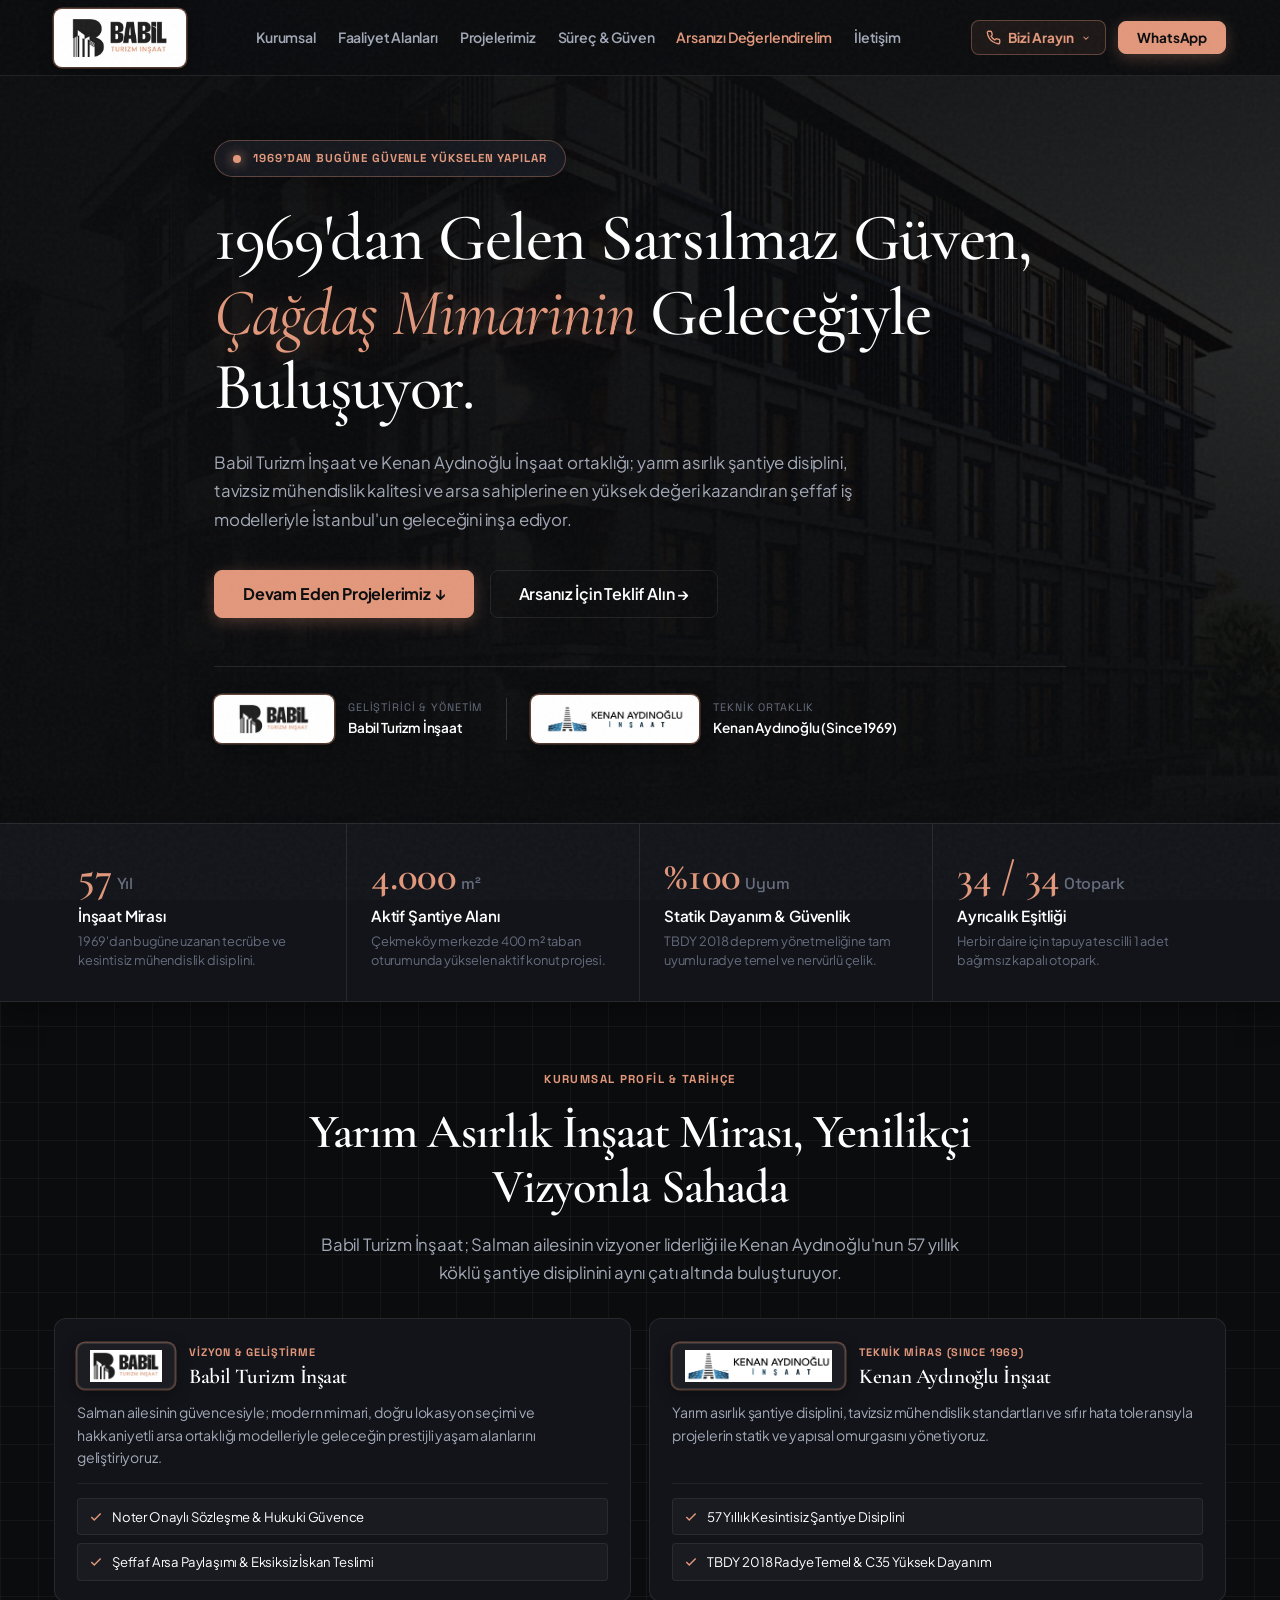
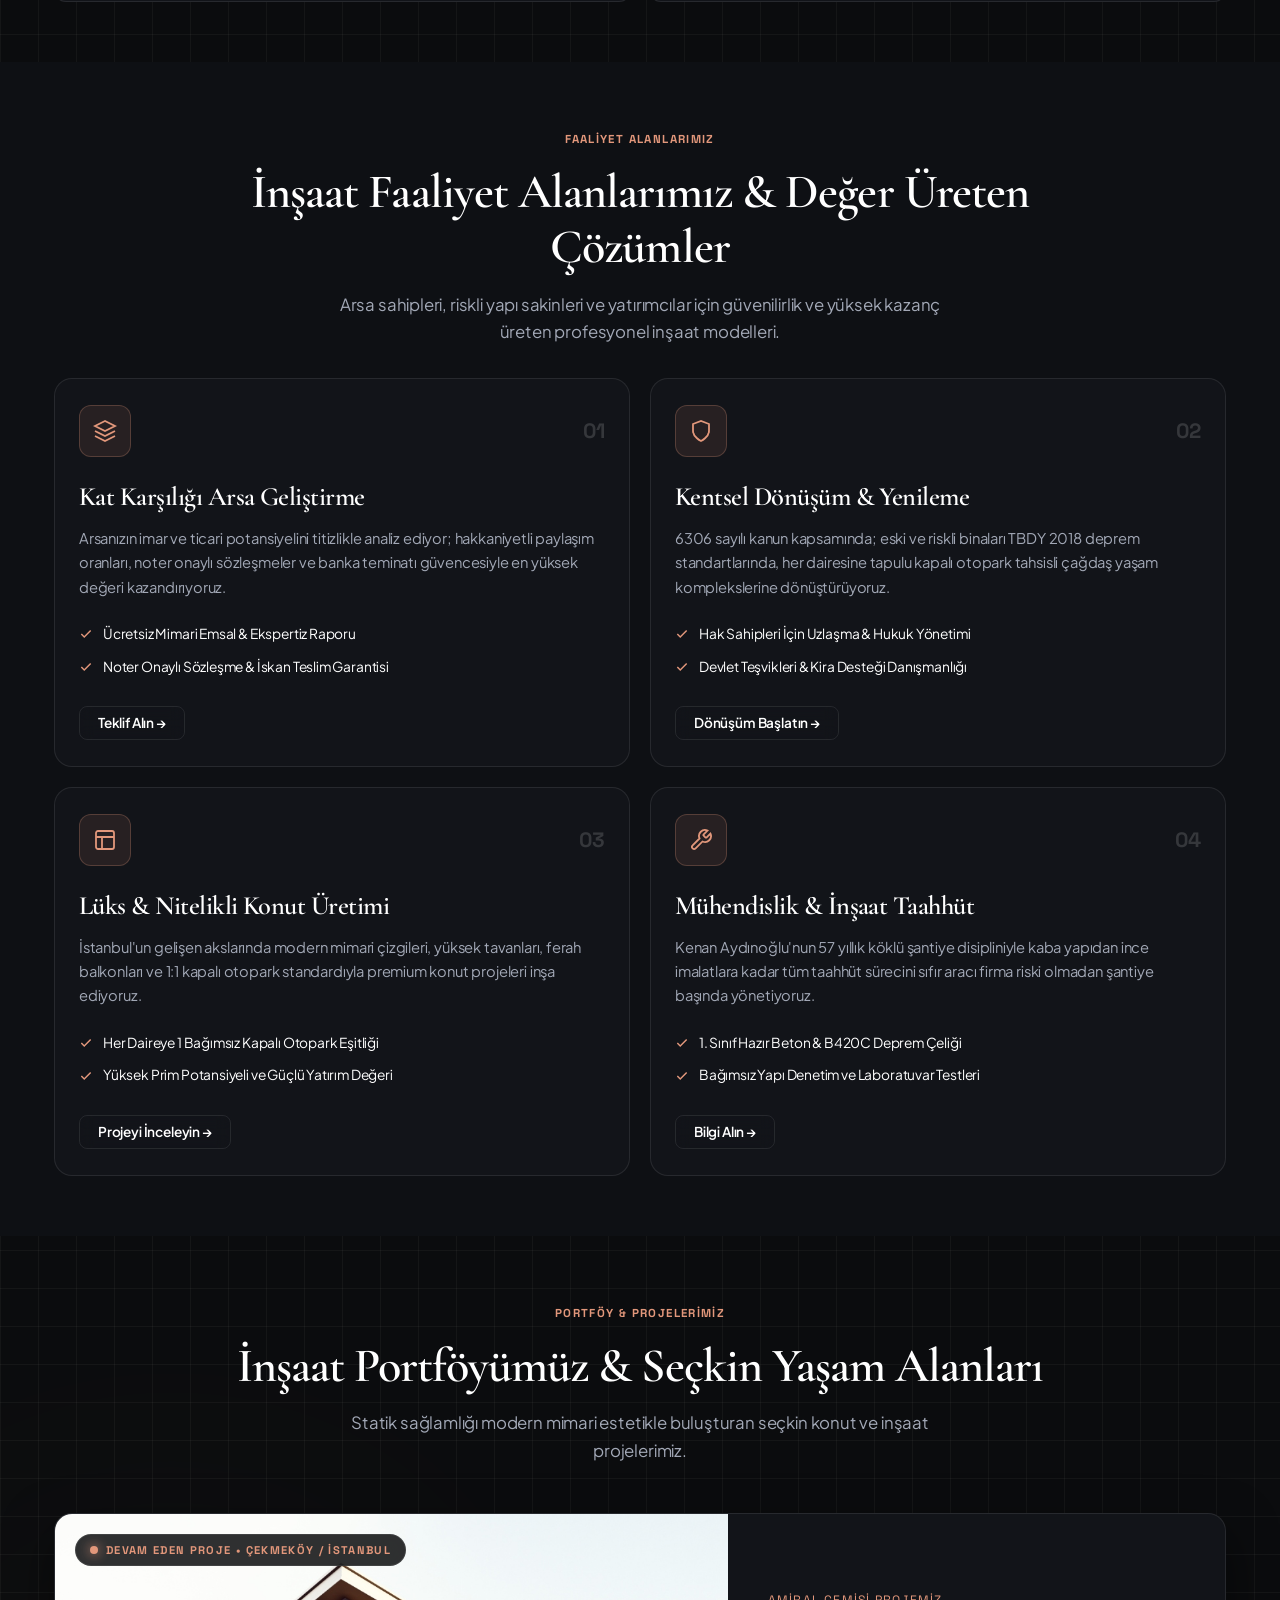
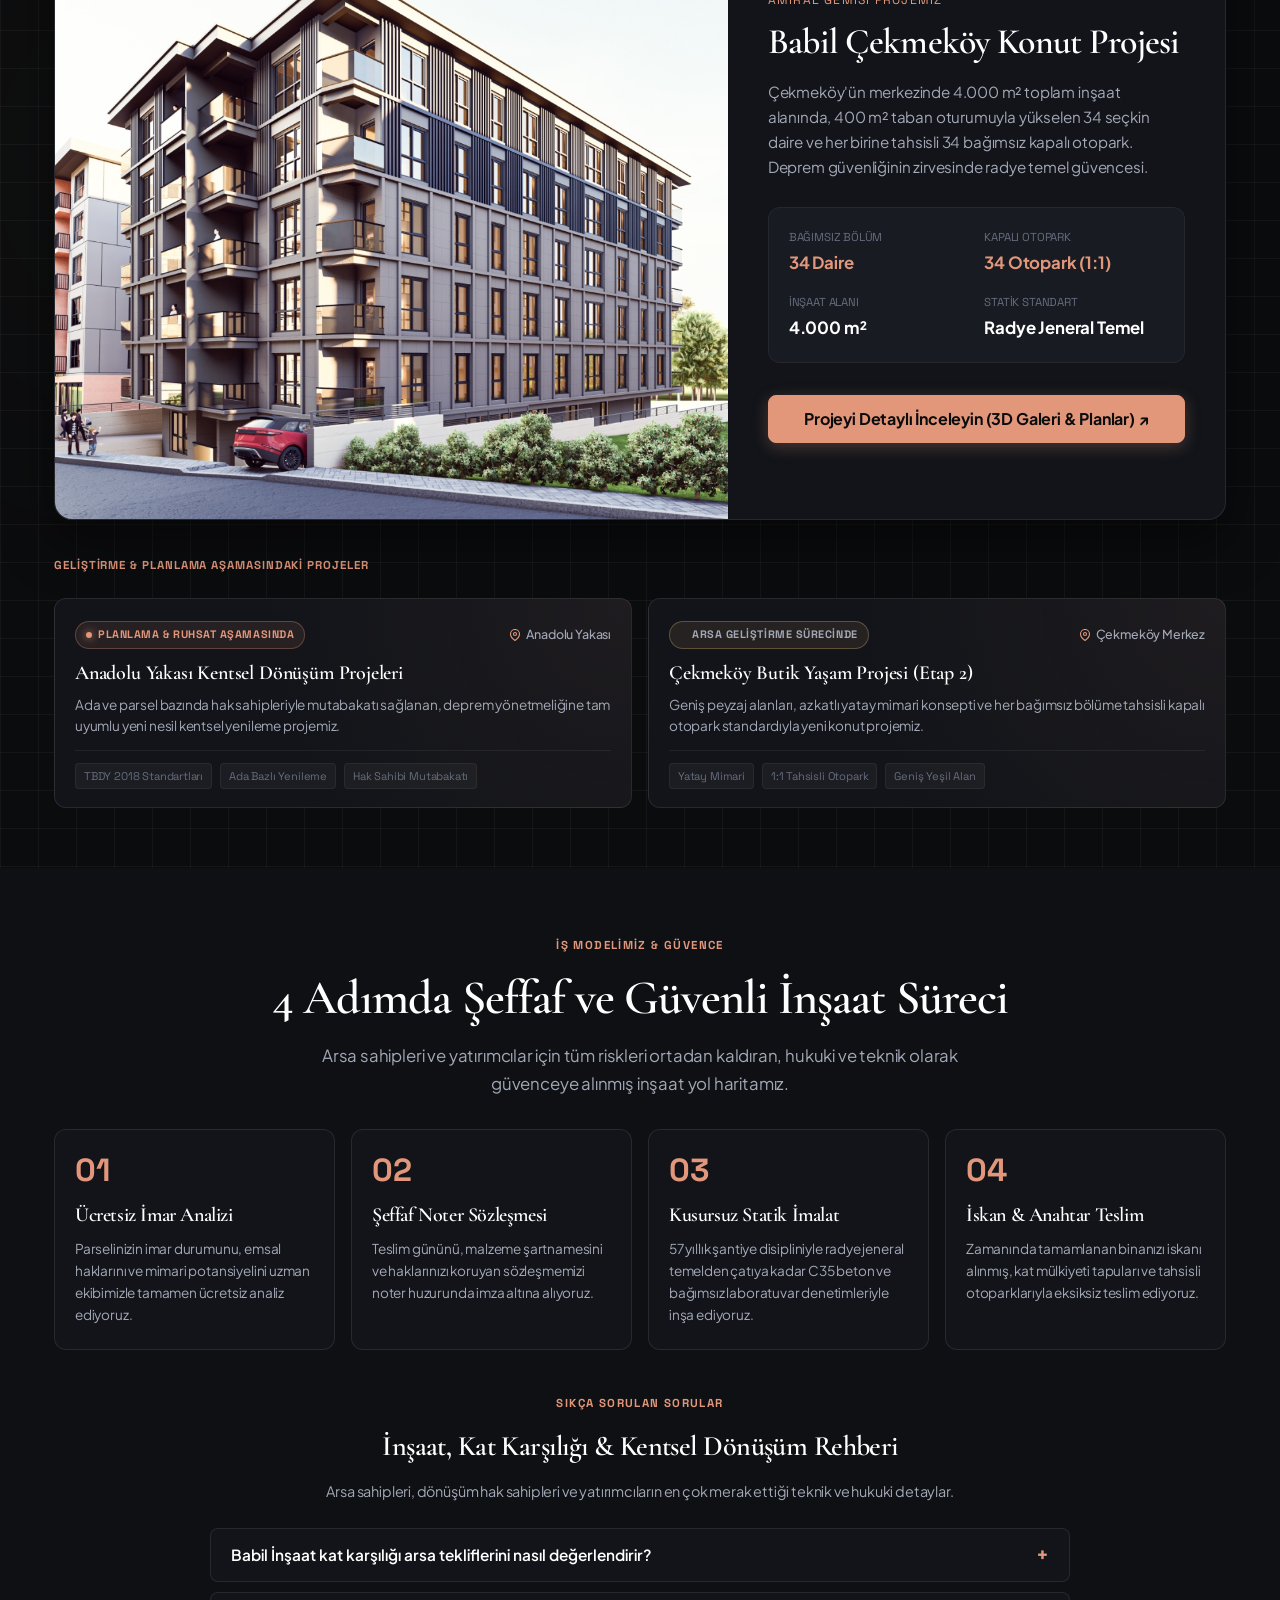
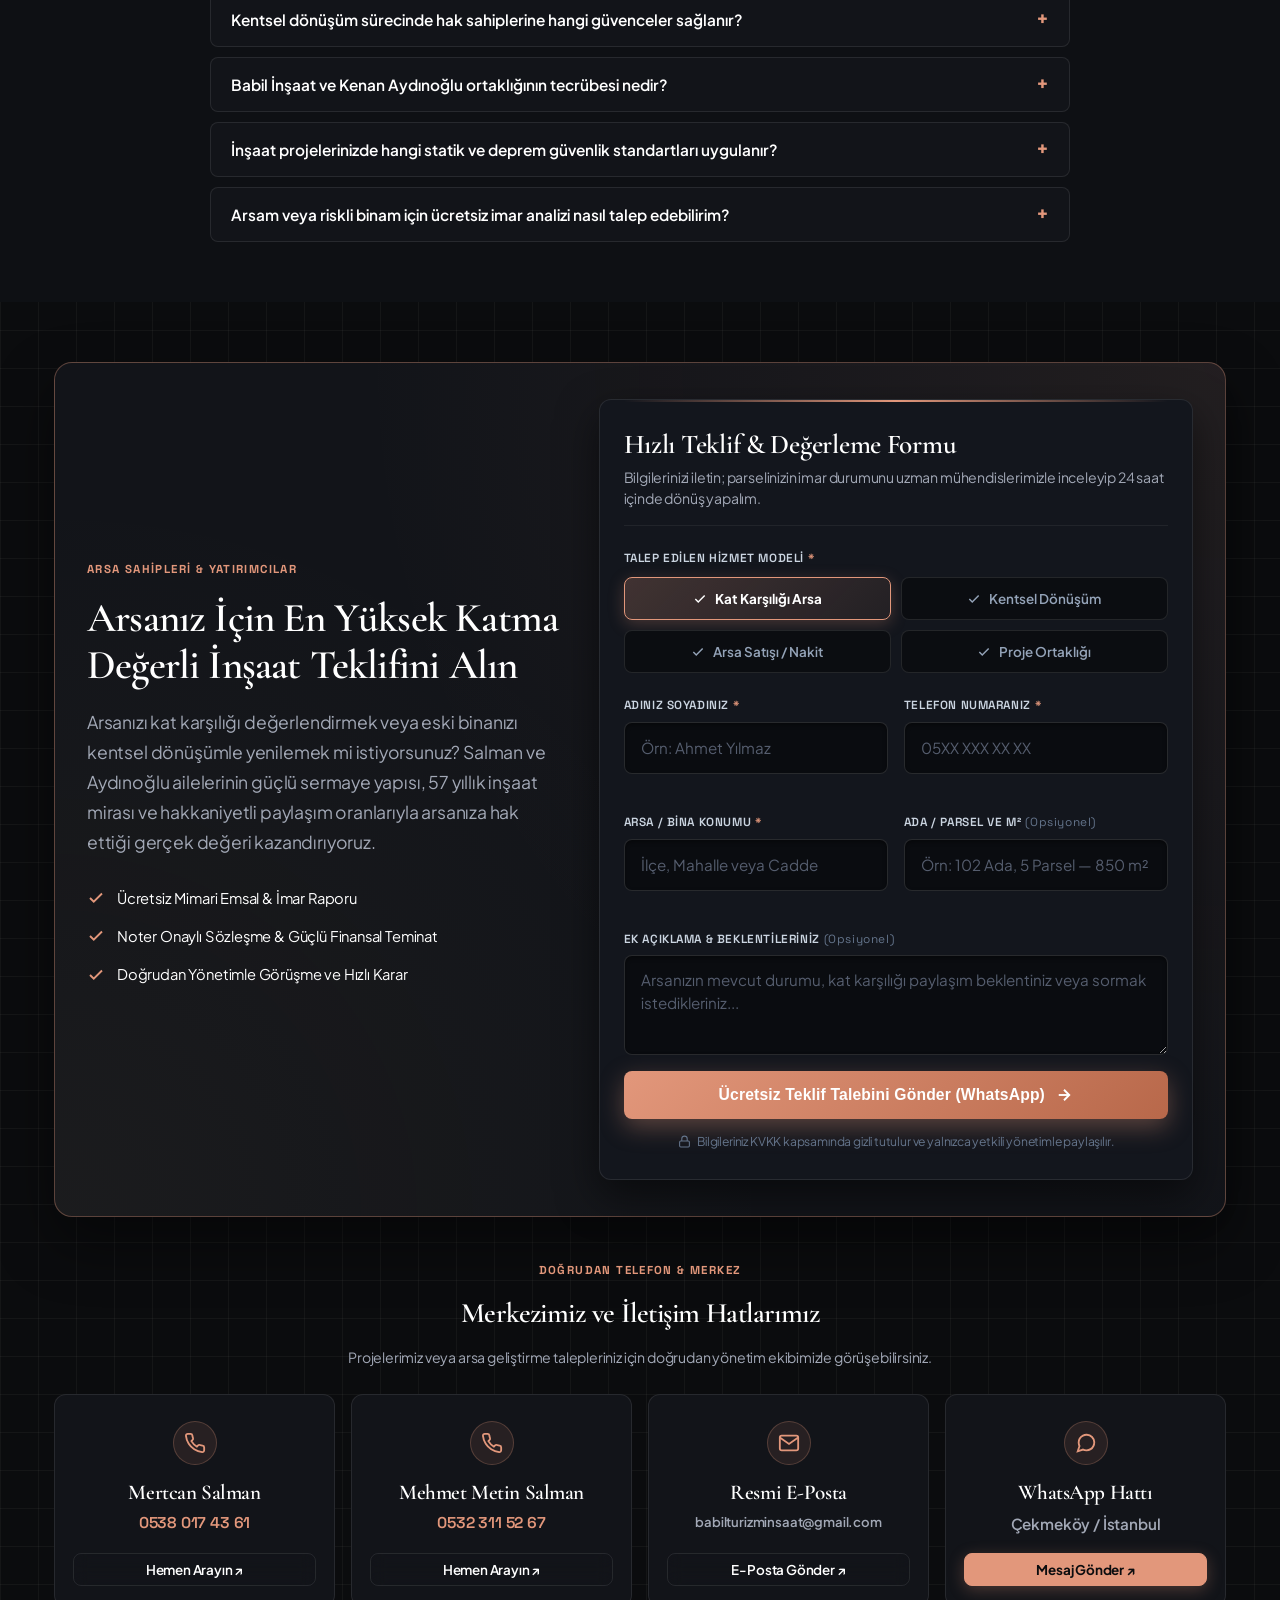
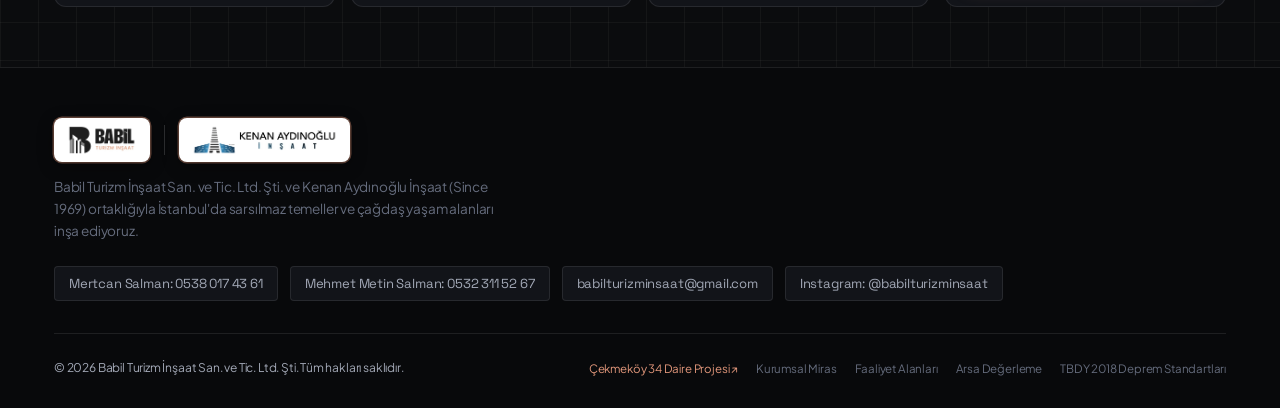
<file: index.html>
<!DOCTYPE html>
<html lang="tr" class="scroll-smooth">
<head>
  <meta charset="UTF-8">
  <meta name="viewport" content="width=device-width, initial-scale=1.0, viewport-fit=cover">
  <title>Babil İnşaat | İstanbul İnşaat Firması, Kat Karşılığı Arsa & Kentsel Dönüşüm</title>
  <meta name="description" content="Babil Turizm İnşaat ve Kenan Aydınoğlu İnşaat (1969'dan bugüne). İstanbul'da kat karşılığı arsa geliştirme, kentsel dönüşüm, lüks konut projeleri ve 57 yıllık şantiye güvencesiyle inşaat taahhüt hizmetleri.">
  <meta name="keywords" content="inşaat, inşaat firmaları, istanbul inşaat firmaları, babil inşaat, babil turizm inşaat, kenan aydınoğlu inşaat, kat karşılığı arsa, kat karşılığı inşaat firmaları, kentsel dönüşüm istanbul, arsa değerleme, çekmeköy inşaat projeleri, mertcan salman, mehmet metin salman, müteahhit, lüks konut projeleri, depreme dayanıklı bina">
  <meta name="author" content="Babil Turizm İnşaat">
  <meta name="publisher" content="Babil Turizm İnşaat & Kenan Aydınoğlu İnşaat">
  <meta name="theme-color" content="#0b0c0e">

  <!-- Indexing Directives -->
  <meta name="robots" content="index, follow, max-image-preview:large, max-snippet:-1, max-video-preview:-1">
  <meta name="googlebot" content="index, follow">
  <meta name="google-site-verification" content="r2T7cUXAghztirvoKURebWlkpS0l198qVTqfD2AzmgA">
  <link rel="canonical" href="https://www.babilturizminsaat.com.tr/">

  <!-- Geo Meta Tags (İstanbul / Çekmeköy) -->
  <meta name="geo.region" content="TR-34">
  <meta name="geo.placename" content="Çekmeköy, İstanbul">
  <meta name="geo.position" content="41.0351;29.1738">
  <meta name="ICBM" content="41.0351, 29.1738">

  <!-- Open Graph / Social -->
  <meta property="og:type" content="website">
  <meta property="og:url" content="https://www.babilturizminsaat.com.tr/">
  <meta property="og:site_name" content="Babil Turizm İnşaat">
  <meta property="og:locale" content="tr_TR">
  <meta property="og:title" content="Babil İnşaat | İstanbul İnşaat Firması — 1969'dan Bugüne Sarsılmaz Güven">
  <meta property="og:description" content="İstanbul'da kat karşılığı arsa geliştirme, kentsel dönüşüm ve depreme dayanıklı lüks konut projeleri. 57 yıllık köklü şantiye disipliniyle geleceği inşa ediyoruz.">
  <meta property="og:image" content="https://www.babilturizminsaat.com.tr/assets/cekmekoy-render-yan.jpg">
  <meta property="og:image:secure_url" content="https://www.babilturizminsaat.com.tr/assets/cekmekoy-render-yan.jpg">
  <meta property="og:image:width" content="1200">
  <meta property="og:image:height" content="800">
  <meta property="og:image:alt" content="Babil İnşaat Çekmeköy Prestij Konut Projesi Mimari Görseli">

  <!-- Twitter Card -->
  <meta name="twitter:card" content="summary_large_image">
  <meta name="twitter:title" content="Babil İnşaat | İstanbul İnşaat Firması — 1969'dan Bugüne Güven">
  <meta name="twitter:description" content="İstanbul'da kat karşılığı arsa geliştirme, kentsel dönüşüm ve depreme dayanıklı modern konut projeleri.">
  <meta name="twitter:image" content="https://www.babilturizminsaat.com.tr/assets/cekmekoy-render-yan.jpg">

  <!-- Favicons -->
  <link rel="icon" type="image/x-icon" href="favicon.ico">
  <link rel="shortcut icon" type="image/x-icon" href="favicon.ico">
  <link rel="icon" type="image/png" sizes="48x48" href="favicon-48x48.png">
  <link rel="icon" type="image/png" sizes="96x96" href="favicon-96x96.png">
  <link rel="icon" type="image/png" sizes="192x192" href="favicon-192x192.png">
  <link rel="apple-touch-icon" sizes="180x180" href="apple-touch-icon.png">

  <!-- Enterprise Structured Data (JSON-LD) for Google Rich Snippets & Knowledge Graph -->
  <script type="application/ld+json">
  {
    "@context": "https://schema.org",
    "@graph": [
      {
        "@type": ["GeneralContractor", "HomeAndConstructionBusiness"],
        "@id": "https://www.babilturizminsaat.com.tr/#organization",
        "name": "Babil Turizm İnşaat",
        "alternateName": ["Babil İnşaat", "Kenan Aydınoğlu İnşaat", "Babil Turizm İnşaat San. ve Tic. Ltd. Şti."],
        "legalName": "Babil Turizm İnşaat Sanayi ve Ticaret Limited Şirketi",
        "url": "https://www.babilturizminsaat.com.tr/",
        "logo": "https://www.babilturizminsaat.com.tr/assets/babil-logo-horizontal-white.png",
        "image": "https://www.babilturizminsaat.com.tr/assets/cekmekoy-render-yan.jpg",
        "description": "Babil Turizm İnşaat ve Kenan Aydınoğlu İnşaat ortaklığı (1969'dan beri); İstanbul'da kat karşılığı arsa geliştirme, kentsel dönüşüm, lüks konut üretimi ve depreme dayanıklı inşaat taahhüt projeleri yürütmektedir.",
        "telephone": ["+905380174361", "+905323115267"],
        "email": "babilturizminsaat@gmail.com",
        "priceRange": "$$$$",
        "currenciesAccepted": "TRY",
        "paymentAccepted": "Nakit, Banka Havalesi, Kat Karşılığı Sözleşmesi",
        "openingHours": "Mo,Tu,We,Th,Fr,Sa 08:30-18:30",
        "address": {
          "@type": "PostalAddress",
          "streetAddress": "Çekmeköy",
          "addressLocality": "Çekmeköy",
          "addressRegion": "İstanbul",
          "postalCode": "34782",
          "addressCountry": "TR"
        },
        "geo": {
          "@type": "GeoCoordinates",
          "latitude": "41.0351",
          "longitude": "29.1738"
        },
        "areaServed": [
          {"@type": "AdministrativeArea", "name": "İstanbul"},
          {"@type": "AdministrativeArea", "name": "Çekmeköy"},
          {"@type": "AdministrativeArea", "name": "Ataşehir"},
          {"@type": "AdministrativeArea", "name": "Kadıköy"},
          {"@type": "AdministrativeArea", "name": "Üsküdar"},
          {"@type": "AdministrativeArea", "name": "Ümraniye"},
          {"@type": "AdministrativeArea", "name": "Maltepe"},
          {"@type": "AdministrativeArea", "name": "Kartal"},
          {"@type": "AdministrativeArea", "name": "Pendik"},
          {"@type": "AdministrativeArea", "name": "Beykoz"},
          {"@type": "AdministrativeArea", "name": "Sancaktepe"}
        ],
        "founder": [
          {
            "@type": "Person",
            "name": "Mertcan Salman",
            "jobTitle": "Kurucu Ortak & Proje Geliştirme",
            "telephone": "+905380174361"
          },
          {
            "@type": "Person",
            "name": "Mehmet Metin Salman",
            "jobTitle": "Kurucu Ortak & Finans",
            "telephone": "+905323115267"
          }
        ],
        "knowsAbout": [
          "İnşaat",
          "Kat Karşılığı Arsa Geliştirme",
          "Kentsel Dönüşüm ve Bina Yenileme",
          "Depreme Dayanıklı Statik Mühendislik",
          "Radye Jeneral Temel ve C35 Beton",
          "Lüks Konut Projeleri",
          "İstanbul İnşaat Firmaları",
          "İnşaat Taahhüt ve Müteahhitlik"
        ],
        "hasOfferCatalog": {
          "@type": "OfferCatalog",
          "name": "İnşaat ve Gayrimenkul Geliştirme Hizmetleri",
          "itemListElement": [
            {
              "@type": "Offer",
              "itemOffered": {
                "@type": "Service",
                "name": "Kat Karşılığı Arsa Geliştirme",
                "description": "Arsanız için ücretsiz mimari emsal analizi, şeffaf paylaşım oranları ve noter tasdikli güvence."
              }
            },
            {
              "@type": "Offer",
              "itemOffered": {
                "@type": "Service",
                "name": "Kentsel Dönüşüm & Bina Yenileme",
                "description": "6306 sayılı kanun kapsamında deprem yönetmeliğine tam uyumlu yeni nesil konut kompleksleri."
              }
            },
            {
              "@type": "Offer",
              "itemOffered": {
                "@type": "Service",
                "name": "Lüks Konut Projeleri Üretimi",
                "description": "Her bağımsız bölüme tapulu 1 kapalı otopark standardı, modern mimari ve yüksek yatırım getirisi."
              }
            },
            {
              "@type": "Offer",
              "itemOffered": {
                "@type": "Service",
                "name": "Mühendislik & İnşaat Taahhüt",
                "description": "57 yıllık şantiye disiplini, radye jeneral temel ve C35 beton standartlarında anahtar teslim taahhüt."
              }
            }
          ]
        },
        "sameAs": [
          "https://instagram.com/babilturizminsaat"
        ]
      },
      {
        "@type": "WebSite",
        "@id": "https://www.babilturizminsaat.com.tr/#website",
        "url": "https://www.babilturizminsaat.com.tr/",
        "name": "Babil İnşaat | İstanbul İnşaat Firması",
        "description": "Babil Turizm İnşaat ve Kenan Aydınoğlu İnşaat resmi web sitesi.",
        "publisher": {
          "@id": "https://www.babilturizminsaat.com.tr/#organization"
        },
        "inLanguage": "tr-TR"
      },
      {
        "@type": "BreadcrumbList",
        "@id": "https://www.babilturizminsaat.com.tr/#breadcrumb",
        "itemListElement": [
          {
            "@type": "ListItem",
            "position": 1,
            "name": "Anasayfa",
            "item": "https://www.babilturizminsaat.com.tr/"
          },
          {
            "@type": "ListItem",
            "position": 2,
            "name": "Kurumsal",
            "item": "https://www.babilturizminsaat.com.tr/#kurumsal"
          },
          {
            "@type": "ListItem",
            "position": 3,
            "name": "Faaliyet Alanları",
            "item": "https://www.babilturizminsaat.com.tr/#hizmetler"
          },
          {
            "@type": "ListItem",
            "position": 4,
            "name": "Projelerimiz",
            "item": "https://www.babilturizminsaat.com.tr/#projeler"
          },
          {
            "@type": "ListItem",
            "position": 5,
            "name": "Arsa Değerleme",
            "item": "https://www.babilturizminsaat.com.tr/#arsa-degerleme"
          },
          {
            "@type": "ListItem",
            "position": 6,
            "name": "İletişim",
            "item": "https://www.babilturizminsaat.com.tr/#iletisim"
          }
        ]
      },
      {
        "@type": "FAQPage",
        "@id": "https://www.babilturizminsaat.com.tr/#faq",
        "mainEntity": [
          {
            "@type": "Question",
            "name": "Babil İnşaat kat karşılığı arsa tekliflerini nasıl değerlendirir?",
            "acceptedAnswer": {
              "@type": "Answer",
              "text": "Babil Turizm İnşaat ve Kenan Aydınoğlu ortaklığı; parselinizin imar durumunu, taban oturumunu ve maksimum emsal kazancını tamamen ücretsiz analiz eder. Noter onaylı sözleşme, banka teminatı, net teslim tarihi ve şeffaf kat karşılığı paylaşım oranlarıyla arsa sahiplerine en yüksek katma değeri kazandırır."
            }
          },
          {
            "@type": "Question",
            "name": "Kentsel dönüşüm sürecinde hak sahiplerine hangi güvenceler sağlanır?",
            "acceptedAnswer": {
              "@type": "Answer",
              "text": "6306 sayılı Afet Riski Altındaki Alanların Dönüştürülmesi Kanunu kapsamında; hak sahipleriyle ada ve parsel bazında tam mutabakat sağlanır. Çevre, Şehircilik ve İklim Değişikliği Bakanlığı onaylı kira yardımı ve vergi muafiyeti danışmanlığı sunulur, bina teslimine kadar tüm süreç hukuki güvenceyle yürütülür."
            }
          },
          {
            "@type": "Question",
            "name": "Babil İnşaat ve Kenan Aydınoğlu ortaklığının tecrübesi nedir?",
            "acceptedAnswer": {
              "@type": "Answer",
              "text": "Ortaklığımız, Salman ailesinin vizyoner gayrimenkul geliştirme gücü ile 1969'dan bu yana Türkiye genelinde binlerce aileyi güvenli yapılarla buluşturan Kenan Aydınoğlu'nun 57 yıllık şantiye disiplinini aynı çatı altında buluşturmaktadır."
            }
          },
          {
            "@type": "Question",
            "name": "İnşaat projelerinizde hangi statik ve deprem güvenlik standartları uygulanır?",
            "acceptedAnswer": {
              "@type": "Answer",
              "text": "Tüm projelerimiz TBDY 2018 (Türkiye Bina Deprem Yönetmeliği) standartlarına tam uyumlu olarak inşa edilir. Radye jeneral temel sistemi, yüksek dayanımlı C35 hazır beton, nervürlü donatı çeliği ve bağımsız yapı denetim laboratuvar testleriyle sıfır hata toleransıyla denetlenir."
            }
          },
          {
            "@type": "Question",
            "name": "Arsam veya riskli binam için ücretsiz imar analizi nasıl talep edebilirim?",
            "acceptedAnswer": {
              "@type": "Answer",
              "text": "Web sitemizdeki Hızlı Teklif Formunu doldurarak veya doğrudan kurucu ortaklarımız Mertcan Salman (0538 017 43 61) ve Mehmet Metin Salman (0532 311 52 67) ile telefon ve WhatsApp üzerinden görüşerek 24 saat içinde ücretsiz imar raporu ve kat karşılığı teklif alabilirsiniz."
            }
          }
        ]
      }
    ]
  }
  </script>

  <!-- Google Fonts: Luxury Cormorant Garamond + Plus Jakarta Sans + Space Grotesk -->
  <link rel="preconnect" href="https://fonts.googleapis.com">
  <link rel="preconnect" href="https://fonts.gstatic.com" crossorigin>
  <link href="https://fonts.googleapis.com/css2?family=Cormorant+Garamond:ital,wght@0,400;0,500;0,600;0,700;1,400;1,600&family=Plus+Jakarta+Sans:wght@300;400;500;600;700;800&family=Space+Grotesk:wght@500;600;700&display=swap" rel="stylesheet">

  <link rel="stylesheet" href="styles.css">
</head>
<body class="grain-overlay blueprint-grid">

  <!-- Ambient Glow Backgrounds -->
  <div class="ambient-glow glow-terracotta" aria-hidden="true"></div>
  <div class="ambient-glow glow-gold" aria-hidden="true"></div>

  <!-- Header / Navigation Bar -->
  <header class="site-header" id="main-header">
    <div class="container header-container">
      
      <!-- Brand Logo & Partner Badge -->
      <a href="index.html" class="brand-link" aria-label="Babil Turizm İnşaat Anasayfa">
        <div class="brand-logo-frame">
          <img src="assets/babil-logo-horizontal-white.png" alt="Babil Turizm İnşaat Logo" class="brand-logo-img" width="108" height="48">
        </div>
      </a>

      <!-- Desktop Nav Items -->
      <nav class="nav-links-desktop" id="desktop-nav" aria-label="Kurumsal Gezinti">
        <a href="#kurumsal" class="nav-link">Kurumsal</a>
        <a href="#hizmetler" class="nav-link">Faaliyet Alanları</a>
        <a href="#projeler" class="nav-link">Projelerimiz</a>
        <a href="#surec" class="nav-link">Süreç & Güven</a>
        <a href="#arsa-degerleme" class="nav-link" style="color: var(--color-primary); font-weight: 600;">Arsanızı Değerlendirelim</a>
        <a href="#iletisim" class="nav-link">İletişim</a>
      </nav>

      <!-- Direct Phone & WhatsApp Actions -->
      <div class="header-action-group">
        
        <!-- Dropdown Phone Menu -->
        <div class="header-phone-menu-wrap" id="header-phone-wrap">
          <button class="header-phone-btn" id="header-phone-toggle" aria-expanded="false" aria-haspopup="true" title="İletişim Numaralarımız">
            <svg width="15" height="15" viewBox="0 0 24 24" fill="none" stroke="currentColor" stroke-width="2.2" aria-hidden="true"><path d="M22 16.92v3a2 2 0 0 1-2.18 2 19.79 19.79 0 0 1-8.63-3.07 19.5 19.5 0 0 1-6-6 19.79 19.79 0 0 1-3.07-8.67A2 2 0 0 1 4.11 2h3a2 2 0 0 1 2 1.72 12.84 12.84 0 0 0 .7 2.81 2 2 0 0 1-.45 2.11L8.09 9.91a16 16 0 0 0 6 6l1.27-1.27a2 2 0 0 1 2.11-.45 12.84 12.84 0 0 0 2.81.7A2 2 0 0 1 22 16.92z"></path></svg>
            <span class="btn-text-desktop">Bizi Arayın</span>
            <span class="btn-text-mobile">Ara</span>
            <svg class="chevron-arrow" width="10" height="10" viewBox="0 0 24 24" fill="none" stroke="currentColor" stroke-width="2.5"><polyline points="6 9 12 15 18 9"></polyline></svg>
          </button>
          
          <div class="header-phone-dropdown" id="header-phone-dropdown">
            <a href="tel:05380174361" class="dropdown-caller-row">
              <span class="caller-icon">
                <svg width="14" height="14" viewBox="0 0 24 24" fill="none" stroke="currentColor" stroke-width="2"><path d="M22 16.92v3a2 2 0 0 1-2.18 2 19.79 19.79 0 0 1-8.63-3.07 19.5 19.5 0 0 1-6-6 19.79 19.79 0 0 1-3.07-8.67A2 2 0 0 1 4.11 2h3a2 2 0 0 1 2 1.72 12.84 12.84 0 0 0 .7 2.81 2 2 0 0 1-.45 2.11L8.09 9.91a16 16 0 0 0 6 6l1.27-1.27a2 2 0 0 1 2.11-.45 12.84 12.84 0 0 0 2.81.7A2 2 0 0 1 22 16.92z"/></svg>
              </span>
              <div class="caller-meta">
                <span class="caller-name">Mertcan Salman</span>
                <span class="caller-tel">0538 017 43 61</span>
              </div>
              <span class="caller-action">Ara ↗</span>
            </a>
            <div class="dropdown-divider"></div>
            <a href="tel:05323115267" class="dropdown-caller-row">
              <span class="caller-icon">
                <svg width="14" height="14" viewBox="0 0 24 24" fill="none" stroke="currentColor" stroke-width="2"><path d="M22 16.92v3a2 2 0 0 1-2.18 2 19.79 19.79 0 0 1-8.63-3.07 19.5 19.5 0 0 1-6-6 19.79 19.79 0 0 1-3.07-8.67A2 2 0 0 1 4.11 2h3a2 2 0 0 1 2 1.72 12.84 12.84 0 0 0 .7 2.81 2 2 0 0 1-.45 2.11L8.09 9.91a16 16 0 0 0 6 6l1.27-1.27a2 2 0 0 1 2.11-.45 12.84 12.84 0 0 0 2.81.7A2 2 0 0 1 22 16.92z"/></svg>
              </span>
              <div class="caller-meta">
                <span class="caller-name">Mehmet Metin Salman</span>
                <span class="caller-tel">0532 311 52 67</span>
              </div>
              <span class="caller-action">Ara ↗</span>
            </a>
          </div>
        </div>

        <a href="https://wa.me/905380174361?text=Merhaba,%20Babil%20Turizm%20İnşaat%20ile%20iletişime%20geçmek%20istiyorum." target="_blank" rel="noopener" class="btn btn-primary btn-sm" aria-label="WhatsApp">
          <span>WhatsApp</span>
        </a>
        <button class="mobile-toggle-btn" id="mobile-toggle" aria-expanded="false" aria-label="Mobil Menüyü Aç">
          <span class="toggle-bar"></span>
          <span class="toggle-bar"></span>
        </button>
      </div>

    </div>
  </header>

  <!-- Mobile Drawer Menu -->
  <div class="mobile-drawer-wrapper" id="mobile-drawer" inert aria-hidden="true">
    <div class="mobile-drawer-box">
      <div class="mobile-drawer-top">
        <div class="brand-logo-frame">
          <img src="assets/babil-logo-horizontal-white.png" alt="Babil Turizm İnşaat" width="95" height="42">
        </div>
        <button class="drawer-close-btn" id="drawer-close" aria-label="Menüyü Kapat">✕</button>
      </div>

      <nav class="mobile-nav-items">
        <a href="#kurumsal" class="mobile-nav-link">Kurumsal Profil & Miras</a>
        <a href="#hizmetler" class="mobile-nav-link">Faaliyet Alanlarımız</a>
        <a href="#projeler" class="mobile-nav-link">Projelerimiz & Portföy</a>
        <a href="cekmekoy-projesi.html" class="mobile-nav-link">→ Çekmeköy Projemiz (3D Galeri & Planlar)</a>
        <a href="#surec" class="mobile-nav-link">4 Adımda Proje Süreci</a>
        <a href="#arsa-degerleme" class="mobile-nav-link" style="color: var(--color-primary); font-weight: 700;">Arsanızı Değerlendirelim</a>
        <a href="#iletisim" class="mobile-nav-link">İletişim & Randevu</a>
      </nav>

      <div class="mobile-drawer-bottom">
        <span class="mono-label text-terracotta" style="display:block; margin-bottom:8px; font-size:0.7rem;">DOĞRUDAN TELEFONLA ARAYIN:</span>
        <div class="drawer-contact-list">
          <a href="tel:05380174361" class="drawer-contact-item">
            <span class="d-icon">
              <svg width="15" height="15" viewBox="0 0 24 24" fill="none" stroke="currentColor" stroke-width="2"><path d="M22 16.92v3a2 2 0 0 1-2.18 2 19.79 19.79 0 0 1-8.63-3.07 19.5 19.5 0 0 1-6-6 19.79 19.79 0 0 1-3.07-8.67A2 2 0 0 1 4.11 2h3a2 2 0 0 1 2 1.72 12.84 12.84 0 0 0 .7 2.81 2 2 0 0 1-.45 2.11L8.09 9.91a16 16 0 0 0 6 6l1.27-1.27a2 2 0 0 1 2.11-.45 12.84 12.84 0 0 0 2.81.7A2 2 0 0 1 22 16.92z"/></svg>
            </span>
            <div class="d-info">
              <span class="d-name">Mertcan Salman</span>
              <span class="d-val">0538 017 43 61</span>
            </div>
          </a>
          <a href="tel:05323115267" class="drawer-contact-item">
            <span class="d-icon">
              <svg width="15" height="15" viewBox="0 0 24 24" fill="none" stroke="currentColor" stroke-width="2"><path d="M22 16.92v3a2 2 0 0 1-2.18 2 19.79 19.79 0 0 1-8.63-3.07 19.5 19.5 0 0 1-6-6 19.79 19.79 0 0 1-3.07-8.67A2 2 0 0 1 4.11 2h3a2 2 0 0 1 2 1.72 12.84 12.84 0 0 0 .7 2.81 2 2 0 0 1-.45 2.11L8.09 9.91a16 16 0 0 0 6 6l1.27-1.27a2 2 0 0 1 2.11-.45 12.84 12.84 0 0 0 2.81.7A2 2 0 0 1 22 16.92z"/></svg>
            </span>
            <div class="d-info">
              <span class="d-name">Mehmet Metin Salman</span>
              <span class="d-val">0532 311 52 67</span>
            </div>
          </a>
        </div>
      </div>
    </div>
  </div>

  <main>
    <!-- 1. Corporate Hero Section -->
    <section class="corp-hero" id="hero">
      <div class="corp-hero-bg">
        <img src="assets/cekmekoy-render-yan.jpg" alt="Babil Turizm İnşaat Prestij Mimari" width="1920" height="1080">
      </div>
      <div class="corp-hero-overlay"></div>

      <div class="container corp-hero-content animate-on-scroll">
        <div class="corp-dual-badge">
          <span class="corp-badge-pulse"></span>
          <span class="mono-label text-terracotta" style="font-size: 0.72rem; letter-spacing: 0.08em;">1969'DAN BUGÜNE GÜVENLE YÜKSELEN YAPILAR</span>
        </div>

        <h1 class="corp-hero-title">
          1969'dan Gelen Sarsılmaz Güven, <em>Çağdaş Mimarinin</em> Geleceğiyle Buluşuyor.
        </h1>

        <p class="corp-hero-lead">
          Babil Turizm İnşaat ve Kenan Aydınoğlu İnşaat ortaklığı; yarım asırlık şantiye disiplini, tavizsiz mühendislik kalitesi ve arsa sahiplerine en yüksek değeri kazandıran şeffaf iş modelleriyle İstanbul'un geleceğini inşa ediyor.
        </p>

        <div class="corp-hero-actions">
          <a href="#projeler" class="btn btn-primary btn-lg">
            <span>Devam Eden Projelerimiz ↓</span>
          </a>
          <a href="#arsa-degerleme" class="btn btn-outline btn-lg">
            <span>Arsanız İçin Teklif Alın →</span>
          </a>
        </div>

        <div class="corp-hero-partners">
          <div class="corp-partner-item">
            <div class="partner-img-frame-hero">
              <img src="assets/babil-logo-horizontal-white.png" alt="Babil Turizm İnşaat Logo" width="125" height="34">
            </div>
            <div class="corp-partner-info">
              <span class="corp-partner-label">GELİŞTİRİCİ & YÖNETİM</span>
              <span class="corp-partner-val">Babil Turizm İnşaat</span>
            </div>
          </div>

          <div class="corp-partner-divider"></div>

          <div class="corp-partner-item">
            <div class="partner-img-frame-hero">
              <img src="assets/kenan-aydinoglu-logo-clean.png" alt="Kenan Aydınoğlu İnşaat Since 1969 Logo" width="135" height="34">
            </div>
            <div class="corp-partner-info">
              <span class="corp-partner-label">TEKNİK ORTAKLIK</span>
              <span class="corp-partner-val">Kenan Aydınoğlu (Since 1969)</span>
            </div>
          </div>
        </div>
      </div>
    </section>

    <!-- 2. Institutional Metrics Strip -->
    <section class="corp-metrics-bar" aria-label="Kurumsal Göstergeler">
      <div class="container">
        <div class="corp-metrics-grid">
          
          <div class="corp-metric-cell animate-on-scroll">
            <div class="corp-metric-num">
              57 <span class="unit">Yıl</span>
            </div>
            <div class="corp-metric-title">İnşaat Mirası</div>
            <div class="corp-metric-desc">1969'dan bugüne uzanan tecrübe ve kesintisiz mühendislik disiplini.</div>
          </div>

          <div class="corp-metric-cell animate-on-scroll">
            <div class="corp-metric-num">
              4.000 <span class="unit">m²</span>
            </div>
            <div class="corp-metric-title">Aktif Şantiye Alanı</div>
            <div class="corp-metric-desc">Çekmeköy merkezde 400 m² taban oturumunda yükselen aktif konut projesi.</div>
          </div>

          <div class="corp-metric-cell animate-on-scroll">
            <div class="corp-metric-num">
              %100 <span class="unit">Uyum</span>
            </div>
            <div class="corp-metric-title">Statik Dayanım & Güvenlik</div>
            <div class="corp-metric-desc">TBDY 2018 deprem yönetmeliğine tam uyumlu radye temel ve nervürlü çelik.</div>
          </div>

          <div class="corp-metric-cell animate-on-scroll">
            <div class="corp-metric-num">
              34 / 34 <span class="unit">Otopark</span>
            </div>
            <div class="corp-metric-title">Ayrıcalık Eşitliği</div>
            <div class="corp-metric-desc">Her bir daire için tapuya tescilli 1 adet bağımsız kapalı otopark.</div>
          </div>

        </div>
      </div>
    </section>

    <!-- 3. Kurumsal Kimlik & Tarihçe -->
    <section class="section-padding" id="kurumsal">
      <div class="container">
        
        <div class="section-header text-center animate-on-scroll">
          <span class="section-tag mono-label">KURUMSAL PROFİL & TARİHÇE</span>
          <h2 class="section-title">Yarım Asırlık İnşaat Mirası, Yenilikçi Vizyonla Sahada</h2>
          <p class="section-subtitle">
            Babil Turizm İnşaat; Salman ailesinin vizyoner liderliği ile Kenan Aydınoğlu'nun 57 yıllık köklü şantiye disiplinini aynı çatı altında buluşturuyor.
          </p>
        </div>

        <div class="partnership-spotlight">
          
          <div class="partner-box animate-on-scroll">
            <div class="partner-box-header">
              <div class="brand-logo-frame partner-logo-frame">
                <img src="assets/babil-logo-horizontal-white.png" alt="Babil Turizm İnşaat" class="partner-logo-img">
              </div>
              <div class="partner-box-titles">
                <span class="partner-box-badge">VİZYON & GELİŞTİRME</span>
                <h3 class="partner-box-title">Babil Turizm İnşaat</h3>
              </div>
            </div>
            <p class="partner-box-summary">
              Salman ailesinin güvencesiyle; modern mimari, doğru lokasyon seçimi ve hakkaniyetli arsa ortaklığı modelleriyle geleceğin prestijli yaşam alanlarını geliştiriyoruz.
            </p>
            <div class="partner-feature-pills">
              <div class="partner-pill">
                <svg width="14" height="14" viewBox="0 0 24 24" fill="none" stroke="currentColor" stroke-width="2.5"><polyline points="20 6 9 17 4 12"/></svg>
                <span>Noter Onaylı Sözleşme & Hukuki Güvence</span>
              </div>
              <div class="partner-pill">
                <svg width="14" height="14" viewBox="0 0 24 24" fill="none" stroke="currentColor" stroke-width="2.5"><polyline points="20 6 9 17 4 12"/></svg>
                <span>Şeffaf Arsa Paylaşımı & Eksiksiz İskan Teslimi</span>
              </div>
            </div>
          </div>

          <div class="partner-box animate-on-scroll">
            <div class="partner-box-header">
              <div class="brand-logo-frame partner-logo-frame">
                <img src="assets/kenan-aydinoglu-logo-clean.png" alt="Kenan Aydınoğlu İnşaat Since 1969" class="partner-logo-img">
              </div>
              <div class="partner-box-titles">
                <span class="partner-box-badge">TEKNİK MİRAS (SINCE 1969)</span>
                <h3 class="partner-box-title">Kenan Aydınoğlu İnşaat</h3>
              </div>
            </div>
            <p class="partner-box-summary">
              Yarım asırlık şantiye disiplini, tavizsiz mühendislik standartları ve sıfır hata toleransıyla projelerin statik ve yapısal omurgasını yönetiyoruz.
            </p>
            <div class="partner-feature-pills">
              <div class="partner-pill">
                <svg width="14" height="14" viewBox="0 0 24 24" fill="none" stroke="currentColor" stroke-width="2.5"><polyline points="20 6 9 17 4 12"/></svg>
                <span>57 Yıllık Kesintisiz Şantiye Disiplini</span>
              </div>
              <div class="partner-pill">
                <svg width="14" height="14" viewBox="0 0 24 24" fill="none" stroke="currentColor" stroke-width="2.5"><polyline points="20 6 9 17 4 12"/></svg>
                <span>TBDY 2018 Radye Temel & C35 Yüksek Dayanım</span>
              </div>
            </div>
          </div>

        </div>

      </div>
    </section>

    <!-- 4. Faaliyet Alanlarımız (New Business Engine) -->
    <section class="section-padding" id="hizmetler" style="background-color: var(--color-surface-muted);">
      <div class="container">
        
        <div class="section-header text-center animate-on-scroll">
          <span class="section-tag mono-label">FAALİYET ALANLARIMIZ</span>
          <h2 class="section-title">İnşaat Faaliyet Alanlarımız & Değer Üreten Çözümler</h2>
          <p class="section-subtitle">
            Arsa sahipleri, riskli yapı sakinleri ve yatırımcılar için güvenilirlik ve yüksek kazanç üreten profesyonel inşaat modelleri.
          </p>
        </div>

        <div class="corp-services-grid" id="services-carousel">
          
          <!-- Hizmet 1: Kat Karşılığı Arsa Geliştirme -->
          <article class="corp-service-card animate-on-scroll">
            <div class="corp-service-top">
              <div class="corp-service-icon">
                <svg width="24" height="24" viewBox="0 0 24 24" fill="none" stroke="currentColor" stroke-width="1.8"><polygon points="12 2 2 7 12 12 22 7 12 2"/><polyline points="2 17 12 22 22 17"/><polyline points="2 12 12 17 22 12"/></svg>
              </div>
              <span class="corp-service-num">01</span>
            </div>
            <h3 class="corp-service-title">Kat Karşılığı Arsa Geliştirme</h3>
            <p class="corp-service-desc">
              Arsanızın imar ve ticari potansiyelini titizlikle analiz ediyor; hakkaniyetli paylaşım oranları, noter onaylı sözleşmeler ve banka teminatı güvencesiyle en yüksek değeri kazandırıyoruz.
            </p>
            <ul class="corp-service-list">
              <li>
                <svg width="14" height="14" viewBox="0 0 24 24" fill="none" stroke="currentColor" stroke-width="2.5"><polyline points="20 6 9 17 4 12"/></svg>
                <span>Ücretsiz Mimari Emsal & Ekspertiz Raporu</span>
              </li>
              <li>
                <svg width="14" height="14" viewBox="0 0 24 24" fill="none" stroke="currentColor" stroke-width="2.5"><polyline points="20 6 9 17 4 12"/></svg>
                <span>Noter Onaylı Sözleşme & İskan Teslim Garantisi</span>
              </li>
            </ul>
            <div class="corp-service-action">
              <a href="#arsa-degerleme" class="btn btn-outline btn-sm">
                <span>Teklif Alın →</span>
              </a>
            </div>
          </article>

          <!-- Hizmet 2: Kentsel Dönüşüm & Bina Yenileme -->
          <article class="corp-service-card animate-on-scroll">
            <div class="corp-service-top">
              <div class="corp-service-icon">
                <svg width="24" height="24" viewBox="0 0 24 24" fill="none" stroke="currentColor" stroke-width="1.8"><path d="M12 22s8-4 8-10V5l-8-3-8 3v7c0 6 8 10 8 10z"/></svg>
              </div>
              <span class="corp-service-num">02</span>
            </div>
            <h3 class="corp-service-title">Kentsel Dönüşüm & Yenileme</h3>
            <p class="corp-service-desc">
              6306 sayılı kanun kapsamında; eski ve riskli binaları TBDY 2018 deprem standartlarında, her dairesine tapulu kapalı otopark tahsisli çağdaş yaşam komplekslerine dönüştürüyoruz.
            </p>
            <ul class="corp-service-list">
              <li>
                <svg width="14" height="14" viewBox="0 0 24 24" fill="none" stroke="currentColor" stroke-width="2.5"><polyline points="20 6 9 17 4 12"/></svg>
                <span>Hak Sahipleri İçin Uzlaşma & Hukuk Yönetimi</span>
              </li>
              <li>
                <svg width="14" height="14" viewBox="0 0 24 24" fill="none" stroke="currentColor" stroke-width="2.5"><polyline points="20 6 9 17 4 12"/></svg>
                <span>Devlet Teşvikleri & Kira Desteği Danışmanlığı</span>
              </li>
            </ul>
            <div class="corp-service-action">
              <a href="#arsa-degerleme" class="btn btn-outline btn-sm">
                <span>Dönüşüm Başlatın →</span>
              </a>
            </div>
          </article>

          <!-- Hizmet 3: Lüks & Nitelikli Konut Üretimi -->
          <article class="corp-service-card animate-on-scroll">
            <div class="corp-service-top">
              <div class="corp-service-icon">
                <svg width="24" height="24" viewBox="0 0 24 24" fill="none" stroke="currentColor" stroke-width="1.8"><rect x="3" y="3" width="18" height="18" rx="2"/><path d="M3 9h18"/><path d="M9 21V9"/></svg>
              </div>
              <span class="corp-service-num">03</span>
            </div>
            <h3 class="corp-service-title">Lüks & Nitelikli Konut Üretimi</h3>
            <p class="corp-service-desc">
              İstanbul'un gelişen akslarında modern mimari çizgileri, yüksek tavanları, ferah balkonları ve 1:1 kapalı otopark standardıyla premium konut projeleri inşa ediyoruz.
            </p>
            <ul class="corp-service-list">
              <li>
                <svg width="14" height="14" viewBox="0 0 24 24" fill="none" stroke="currentColor" stroke-width="2.5"><polyline points="20 6 9 17 4 12"/></svg>
                <span>Her Daireye 1 Bağımsız Kapalı Otopark Eşitliği</span>
              </li>
              <li>
                <svg width="14" height="14" viewBox="0 0 24 24" fill="none" stroke="currentColor" stroke-width="2.5"><polyline points="20 6 9 17 4 12"/></svg>
                <span>Yüksek Prim Potansiyeli ve Güçlü Yatırım Değeri</span>
              </li>
            </ul>
            <div class="corp-service-action">
              <a href="#projeler" class="btn btn-outline btn-sm">
                <span>Projeyi İnceleyin →</span>
              </a>
            </div>
          </article>

          <!-- Hizmet 4: Mühendislik & Genel Taahhüt -->
          <article class="corp-service-card animate-on-scroll">
            <div class="corp-service-top">
              <div class="corp-service-icon">
                <svg width="24" height="24" viewBox="0 0 24 24" fill="none" stroke="currentColor" stroke-width="1.8"><path d="M14.7 6.3a1 1 0 0 0 0 1.4l1.6 1.6a1 1 0 0 0 1.4 0l3.77-3.77a6 6 0 0 1-7.94 7.94l-6.91 6.91a2.12 2.12 0 0 1-3-3l6.91-6.91a6 6 0 0 1 7.94-7.94l-3.76 3.76z"/></svg>
              </div>
              <span class="corp-service-num">04</span>
            </div>
            <h3 class="corp-service-title">Mühendislik & İnşaat Taahhüt</h3>
            <p class="corp-service-desc">
              Kenan Aydınoğlu'nun 57 yıllık köklü şantiye disipliniyle kaba yapıdan ince imalatlara kadar tüm taahhüt sürecini sıfır aracı firma riski olmadan şantiye başında yönetiyoruz.
            </p>
            <ul class="corp-service-list">
              <li>
                <svg width="14" height="14" viewBox="0 0 24 24" fill="none" stroke="currentColor" stroke-width="2.5"><polyline points="20 6 9 17 4 12"/></svg>
                <span>1. Sınıf Hazır Beton & B420C Deprem Çeliği</span>
              </li>
              <li>
                <svg width="14" height="14" viewBox="0 0 24 24" fill="none" stroke="currentColor" stroke-width="2.5"><polyline points="20 6 9 17 4 12"/></svg>
                <span>Bağımsız Yapı Denetim ve Laboratuvar Testleri</span>
              </li>
            </ul>
            <div class="corp-service-action">
              <a href="#arsa-degerleme" class="btn btn-outline btn-sm">
                <span>Bilgi Alın →</span>
              </a>
            </div>
          </article>

        </div>
        <!-- Mobil Otomatik / Manuel Kaydırma Kontrolleri -->
        <div class="carousel-controls-wrap">
          <div class="carousel-dots" id="services-carousel-dots" role="tablist" aria-label="Faaliyet Alanları Slaytları">
            <button class="carousel-dot active" role="tab" aria-selected="true" aria-label="1. Hizmet: Kat Karşılığı Arsa" data-slide="0"></button>
            <button class="carousel-dot" role="tab" aria-selected="false" aria-label="2. Hizmet: Kentsel Dönüşüm" data-slide="1"></button>
            <button class="carousel-dot" role="tab" aria-selected="false" aria-label="3. Hizmet: Lüks Konut" data-slide="2"></button>
            <button class="carousel-dot" role="tab" aria-selected="false" aria-label="4. Hizmet: Mühendislik & Taahhüt" data-slide="3"></button>
          </div>
          <div class="mobile-swipe-indicator">← Sağa / Sola Kaydırabilirsiniz →</div>
        </div>

      </div>
    </section>

    <!-- 5. Öne Çıkan Projelerimiz & Portföy (Showcase Engine) -->
    <section class="section-padding" id="projeler">
      <div class="container">
        
        <div class="section-header text-center animate-on-scroll">
          <span class="section-tag mono-label">PORTFÖY & PROJELERİMİZ</span>
          <h2 class="section-title">İnşaat Portföyümüz & Seçkin Yaşam Alanları</h2>
          <p class="section-subtitle">
            Statik sağlamlığı modern mimari estetikle buluşturan seçkin konut ve inşaat projelerimiz.
          </p>
        </div>

        <!-- Vitrin Proje: Çekmeköy -->
        <div class="featured-showcase-box animate-on-scroll">
          
          <div class="featured-showcase-media">
            <span class="featured-badge-float">
              <span class="corp-badge-pulse"></span>
              <span class="mono-label text-terracotta" style="font-size: 0.7rem;">DEVAM EDEN PROJE • ÇEKMEKÖY / İSTANBUL</span>
            </span>
            <img src="assets/cekmekoy-render-yan.jpg" alt="Babil İnşaat Çekmeköy 34 Daire ve 34 Kapalı Otopark Konut Projesi Mimari Tasarımı" width="800" height="520" loading="lazy" decoding="async">
          </div>

          <div class="featured-showcase-body">
            <span class="featured-project-tagline">AMİRAL GEMİSİ PROJEMİZ</span>
            <h3 class="featured-project-title">Babil Çekmeköy Konut Projesi</h3>
            <p class="featured-project-lead">
              Çekmeköy'ün merkezinde 4.000 m² toplam inşaat alanında, 400 m² taban oturumuyla yükselen 34 seçkin daire ve her birine tahsisli 34 bağımsız kapalı otopark. Deprem güvenliğinin zirvesinde radye temel güvencesi.
            </p>

            <div class="featured-specs-grid">
              <div class="featured-spec-item">
                <span class="featured-spec-key">Bağımsız Bölüm</span>
                <span class="featured-spec-val text-terracotta">34 Daire</span>
              </div>
              <div class="featured-spec-item">
                <span class="featured-spec-key">Kapalı Otopark</span>
                <span class="featured-spec-val text-terracotta">34 Otopark (1:1)</span>
              </div>
              <div class="featured-spec-item">
                <span class="featured-spec-key">İnşaat Alanı</span>
                <span class="featured-spec-val">4.000 m²</span>
              </div>
              <div class="featured-spec-item">
                <span class="featured-spec-key">Statik Standart</span>
                <span class="featured-spec-val">Radye Jeneral Temel</span>
              </div>
            </div>

            <div style="display: flex; gap: 14px; flex-wrap: wrap;">
              <a href="cekmekoy-projesi.html" class="btn btn-primary btn-lg" style="width: 100%; justify-content: center;">
                <span class="btn-text-desktop">Projeyi Detaylı İnceleyin (3D Galeri & Planlar) ↗</span>
                <span class="btn-text-mobile">Projeyi İnceleyin (3D Galeri & Planlar) ↗</span>
              </a>
            </div>
          </div>

        </div>

        <!-- Pipeline / Gelecek Projeler -->
        <div style="margin-top: 28px;">
          <h4 class="mono-label text-muted" style="letter-spacing: 0.08em; font-size: 0.72rem; margin-bottom: 12px;">GELİŞTİRME & PLANLAMA AŞAMASINDAKİ PROJELER</h4>
          
          <div class="pipeline-cards-grid">
            
            <div class="pipeline-card animate-on-scroll">
              <div class="pipeline-card-top">
                <span class="pipeline-badge">
                  <span class="badge-dot"></span> PLANLAMA & RUHSAT AŞAMASINDA
                </span>
                <span class="pipeline-loc">
                  <svg width="12" height="12" viewBox="0 0 24 24" fill="none" stroke="currentColor" stroke-width="2.2"><path d="M21 10c0 7-9 13-9 13s-9-6-9-13a9 9 0 0 1 18 0z"/><circle cx="12" cy="10" r="3"/></svg>
                  <span>Anadolu Yakası</span>
                </span>
              </div>
              <h5 class="pipeline-title">Anadolu Yakası Kentsel Dönüşüm Projeleri</h5>
              <p class="pipeline-desc">
                Ada ve parsel bazında hak sahipleriyle mutabakatı sağlanan, deprem yönetmeliğine tam uyumlu yeni nesil kentsel yenileme projemiz.
              </p>
              <div class="pipeline-tags-row">
                <span class="pipeline-tag">TBDY 2018 Standartları</span>
                <span class="pipeline-tag">Ada Bazlı Yenileme</span>
                <span class="pipeline-tag">Hak Sahibi Mutabakatı</span>
              </div>
            </div>

            <div class="pipeline-card animate-on-scroll">
              <div class="pipeline-card-top">
                <span class="pipeline-badge badge-gold">
                  <span class="badge-dot gold"></span> ARSA GELİŞTİRME SÜRECİNDE
                </span>
                <span class="pipeline-loc">
                  <svg width="12" height="12" viewBox="0 0 24 24" fill="none" stroke="currentColor" stroke-width="2.2"><path d="M21 10c0 7-9 13-9 13s-9-6-9-13a9 9 0 0 1 18 0z"/><circle cx="12" cy="10" r="3"/></svg>
                  <span>Çekmeköy Merkez</span>
                </span>
              </div>
              <h5 class="pipeline-title">Çekmeköy Butik Yaşam Projesi (Etap 2)</h5>
              <p class="pipeline-desc">
                Geniş peyzaj alanları, az katlı yatay mimari konsepti ve her bağımsız bölüme tahsisli kapalı otopark standardıyla yeni konut projemiz.
              </p>
              <div class="pipeline-tags-row">
                <span class="pipeline-tag">Yatay Mimari</span>
                <span class="pipeline-tag">1:1 Tahsisli Otopark</span>
                <span class="pipeline-tag">Geniş Yeşil Alan</span>
              </div>
            </div>

          </div>
        </div>

      </div>
    </section>

    <!-- 6. Çalışma İlkelerimiz & 4 Adımda Proje Süreci -->
    <section class="section-padding" id="surec" style="background-color: var(--color-surface-muted);">
      <div class="container">
        
        <div class="section-header text-center animate-on-scroll">
          <span class="section-tag mono-label">İŞ MODELİMİZ & GÜVENCE</span>
          <h2 class="section-title">4 Adımda Şeffaf ve Güvenli İnşaat Süreci</h2>
          <p class="section-subtitle">
            Arsa sahipleri ve yatırımcılar için tüm riskleri ortadan kaldıran, hukuki ve teknik olarak güvenceye alınmış inşaat yol haritamız.
          </p>
        </div>

        <div class="corp-process-grid">
          
          <div class="corp-process-step animate-on-scroll">
            <span class="process-step-num">01</span>
            <h3 class="process-step-title">Ücretsiz İmar Analizi</h3>
            <p class="process-step-desc">
              Parselinizin imar durumunu, emsal haklarını ve mimari potansiyelini uzman ekibimizle tamamen ücretsiz analiz ediyoruz.
            </p>
          </div>

          <div class="corp-process-step animate-on-scroll">
            <span class="process-step-num">02</span>
            <h3 class="process-step-title">Şeffaf Noter Sözleşmesi</h3>
            <p class="process-step-desc">
              Teslim gününü, malzeme şartnamesini ve haklarınızı koruyan sözleşmemizi noter huzurunda imza altına alıyoruz.
            </p>
          </div>

          <div class="corp-process-step animate-on-scroll">
            <span class="process-step-num">03</span>
            <h3 class="process-step-title">Kusursuz Statik İmalat</h3>
            <p class="process-step-desc">
              57 yıllık şantiye disipliniyle radye jeneral temelden çatıya kadar C35 beton ve bağımsız laboratuvar denetimleriyle inşa ediyoruz.
            </p>
          </div>

          <div class="corp-process-step animate-on-scroll">
            <span class="process-step-num">04</span>
            <h3 class="process-step-title">İskan & Anahtar Teslim</h3>
            <p class="process-step-desc">
              Zamanında tamamlanan binanızı iskanı alınmış, kat mülkiyeti tapuları ve tahsisli otoparklarıyla eksiksiz teslim ediyoruz.
            </p>
          </div>

        </div>

        <!-- Sıkça Sorulan Sorular (SEO FAQ Hub) -->
        <div class="faq-container animate-on-scroll">
          <div class="section-header text-center" style="margin-bottom: 24px; margin-top: 36px;">
            <span class="section-tag mono-label">SIKÇA SORULAN SORULAR</span>
            <h3 class="section-title" style="font-size: clamp(1.4rem, 2.2vw, 1.9rem);">İnşaat, Kat Karşılığı & Kentsel Dönüşüm Rehberi</h3>
            <p class="section-subtitle" style="font-size: 0.9rem; margin-top: 6px;">
              Arsa sahipleri, dönüşüm hak sahipleri ve yatırımcıların en çok merak ettiği teknik ve hukuki detaylar.
            </p>
          </div>

          <div class="faq-list">
            
            <div class="faq-item">
              <button class="faq-question" type="button" aria-expanded="false">
                <span>Babil İnşaat kat karşılığı arsa tekliflerini nasıl değerlendirir?</span>
                <span class="faq-icon">+</span>
              </button>
              <div class="faq-answer">
                <p>
                  Babil Turizm İnşaat ve Kenan Aydınoğlu ortaklığı; parselinizin imar durumunu, taban oturumunu ve maksimum emsal kazancını tamamen ücretsiz analiz eder. Noter onaylı sözleşme, banka teminatı, net teslim tarihi ve şeffaf kat karşılığı paylaşım oranlarıyla arsa sahiplerine en yüksek katma değeri kazandırır.
                </p>
              </div>
            </div>

            <div class="faq-item">
              <button class="faq-question" type="button" aria-expanded="false">
                <span>Kentsel dönüşüm sürecinde hak sahiplerine hangi güvenceler sağlanır?</span>
                <span class="faq-icon">+</span>
              </button>
              <div class="faq-answer">
                <p>
                  6306 sayılı Afet Riski Altındaki Alanların Dönüştürülmesi Kanunu kapsamında; hak sahipleriyle ada ve parsel bazında tam mutabakat sağlanır. Çevre, Şehircilik ve İklim Değişikliği Bakanlığı onaylı kira yardımı ve vergi muafiyeti danışmanlığı sunulur, bina teslimine kadar tüm süreç hukuki güvenceyle yürütülür.
                </p>
              </div>
            </div>

            <div class="faq-item">
              <button class="faq-question" type="button" aria-expanded="false">
                <span>Babil İnşaat ve Kenan Aydınoğlu ortaklığının tecrübesi nedir?</span>
                <span class="faq-icon">+</span>
              </button>
              <div class="faq-answer">
                <p>
                  Ortaklığımız, Salman ailesinin vizyoner gayrimenkul geliştirme gücü ile 1969'dan bu yana Türkiye genelinde binlerce aileyi güvenli yapılarla buluşturan Kenan Aydınoğlu'nun 57 yıllık şantiye disiplinini aynı çatı altında buluşturmaktadır.
                </p>
              </div>
            </div>

            <div class="faq-item">
              <button class="faq-question" type="button" aria-expanded="false">
                <span>İnşaat projelerinizde hangi statik ve deprem güvenlik standartları uygulanır?</span>
                <span class="faq-icon">+</span>
              </button>
              <div class="faq-answer">
                <p>
                  Tüm projelerimiz TBDY 2018 (Türkiye Bina Deprem Yönetmeliği) standartlarına tam uyumlu olarak inşa edilir. Radye jeneral temel sistemi, yüksek dayanımlı C35 hazır beton, nervürlü donatı çeliği ve bağımsız yapı denetim laboratuvar testleriyle sıfır hata toleransıyla denetlenir.
                </p>
              </div>
            </div>

            <div class="faq-item">
              <button class="faq-question" type="button" aria-expanded="false">
                <span>Arsam veya riskli binam için ücretsiz imar analizi nasıl talep edebilirim?</span>
                <span class="faq-icon">+</span>
              </button>
              <div class="faq-answer">
                <p>
                  Web sitemizdeki Hızlı Teklif Formunu doldurarak veya doğrudan kurucu ortaklarımız Mertcan Salman (0538 017 43 61) ve Mehmet Metin Salman (0532 311 52 67) ile telefon ve WhatsApp üzerinden görüşerek 24 saat içinde ücretsiz imar raporu ve kat karşılığı teklif alabilirsiniz.
                </p>
              </div>
            </div>

          </div>
        </div>

      </div>
    </section>

    <!-- 7. Arsa Değerleme & Doğrudan İletişim Portalı (Birleşik Bölüm) -->
    <section class="section-padding" id="arsa-degerleme">
      <div class="container">
        
        <div class="land-eval-card animate-on-scroll">
          
          <!-- Sol Açıklama -->
          <div class="land-eval-info">
            <span class="section-tag mono-label" style="align-self: flex-start;">ARSA SAHİPLERİ & YATIRIMCILAR</span>
            <h2 class="section-title" style="font-size: clamp(2rem, 3.2vw, 2.8rem); margin-bottom: 20px;">
              Arsanız İçin En Yüksek Katma Değerli İnşaat Teklifini Alın
            </h2>
            <p style="color: var(--color-text-secondary); line-height: 1.7; margin-bottom: 28px;">
              Arsanızı kat karşılığı değerlendirmek veya eski binanızı kentsel dönüşümle yenilemek mi istiyorsunuz? Salman ve Aydınoğlu ailelerinin güçlü sermaye yapısı, 57 yıllık inşaat mirası ve hakkaniyetli paylaşım oranlarıyla arsanıza hak ettiği gerçek değeri kazandırıyoruz.
            </p>

            <div style="display: flex; flex-direction: column; gap: 14px; margin-bottom: 32px;">
              <div style="display: flex; align-items: center; gap: 12px; color: var(--color-text-primary); font-size: 0.92rem;">
                <svg width="18" height="18" viewBox="0 0 24 24" fill="none" stroke="currentColor" stroke-width="2.5" style="color: var(--color-primary);"><polyline points="20 6 9 17 4 12"/></svg>
                <span>Ücretsiz Mimari Emsal & İmar Raporu</span>
              </div>
              <div style="display: flex; align-items: center; gap: 12px; color: var(--color-text-primary); font-size: 0.92rem;">
                <svg width="18" height="18" viewBox="0 0 24 24" fill="none" stroke="currentColor" stroke-width="2.5" style="color: var(--color-primary);"><polyline points="20 6 9 17 4 12"/></svg>
                <span>Noter Onaylı Sözleşme & Güçlü Finansal Teminat</span>
              </div>
              <div style="display: flex; align-items: center; gap: 12px; color: var(--color-text-primary); font-size: 0.92rem;">
                <svg width="18" height="18" viewBox="0 0 24 24" fill="none" stroke="currentColor" stroke-width="2.5" style="color: var(--color-primary);"><polyline points="20 6 9 17 4 12"/></svg>
                <span>Doğrudan Yönetimle Görüşme ve Hızlı Karar</span>
              </div>
            </div>
          </div>

          <!-- Sağ Form (Executive Portalı) -->
          <div class="land-eval-form">
            <div class="form-header-row">
              <h3 class="form-header-title">Hızlı Teklif & Değerleme Formu</h3>
              <p class="form-header-subtitle">Bilgilerinizi iletin; parselinizin imar durumunu uzman mühendislerimizle inceleyip 24 saat içinde dönüş yapalım.</p>
            </div>

            <form id="land-eval-form">
              <input type="hidden" id="selected-deal-type" value="Kat Karşılığı Arsa">

              <div class="type-selector-wrap">
                <span class="form-label" style="margin-bottom: 10px;">TALEP EDİLEN HİZMET MODELİ <span class="req">*</span></span>
                <div class="type-select-pills">
                  <button type="button" class="type-pill-btn active" data-type="Kat Karşılığı Arsa">
                    <svg width="14" height="14" viewBox="0 0 24 24" fill="none" stroke="currentColor" stroke-width="2.5"><polyline points="20 6 9 17 4 12"/></svg>
                    Kat Karşılığı Arsa
                  </button>
                  <button type="button" class="type-pill-btn" data-type="Kentsel Dönüşüm">
                    <svg width="14" height="14" viewBox="0 0 24 24" fill="none" stroke="currentColor" stroke-width="2.5"><polyline points="20 6 9 17 4 12"/></svg>
                    Kentsel Dönüşüm
                  </button>
                  <button type="button" class="type-pill-btn" data-type="Arsa Satışı">
                    <svg width="14" height="14" viewBox="0 0 24 24" fill="none" stroke="currentColor" stroke-width="2.5"><polyline points="20 6 9 17 4 12"/></svg>
                    Arsa Satışı / Nakit
                  </button>
                  <button type="button" class="type-pill-btn" data-type="Proje Ortaklığı">
                    <svg width="14" height="14" viewBox="0 0 24 24" fill="none" stroke="currentColor" stroke-width="2.5"><polyline points="20 6 9 17 4 12"/></svg>
                    Proje Ortaklığı
                  </button>
                </div>
              </div>

              <!-- İki Kolonlu Giriş Alanları (Ad & Telefon) -->
              <div class="form-grid-2col">
                <div class="form-group">
                  <label for="eval-name" class="form-label">Adınız Soyadınız <span class="req">*</span></label>
                  <input type="text" id="eval-name" class="form-input" placeholder="Örn: Ahmet Yılmaz" required autocomplete="name" autocapitalize="words">
                </div>

                <div class="form-group">
                  <label for="eval-phone" class="form-label">Telefon Numaranız <span class="req">*</span></label>
                  <input type="tel" id="eval-phone" class="form-input" placeholder="05XX XXX XX XX" required autocomplete="tel" inputmode="tel">
                </div>
              </div>

              <!-- İki Kolonlu Giriş Alanları (Konum & Ada/Parsel) -->
              <div class="form-grid-2col">
                <div class="form-group">
                  <label for="eval-location" class="form-label">Arsa / Bina Konumu <span class="req">*</span></label>
                  <input type="text" id="eval-location" class="form-input" placeholder="İlçe, Mahalle veya Cadde" required autocomplete="address-level2">
                </div>

                <div class="form-group">
                  <label for="eval-details" class="form-label">Ada / Parsel ve m² <span style="color:#64748b; font-weight:400; text-transform:none;">(Opsiyonel)</span></label>
                  <input type="text" id="eval-details" class="form-input" placeholder="Örn: 102 Ada, 5 Parsel — 850 m²">
                </div>
              </div>

              <!-- Ek Açıklama -->
              <div class="form-group">
                <label for="eval-notes" class="form-label">Ek Açıklama & Beklentileriniz <span style="color:#64748b; font-weight:400; text-transform:none;">(Opsiyonel)</span></label>
                <textarea id="eval-notes" class="form-textarea" rows="3" placeholder="Arsanızın mevcut durumu, kat karşılığı paylaşım beklentiniz veya sormak istedikleriniz..."></textarea>
              </div>

              <!-- Gönder Butonu -->
              <button type="submit" class="form-submit-btn">
                <span>Ücretsiz Teklif Talebini Gönder (WhatsApp)</span>
                <svg width="18" height="18" viewBox="0 0 24 24" fill="none" stroke="currentColor" stroke-width="2.5"><line x1="5" y1="12" x2="19" y2="12"></line><polyline points="12 5 19 12 12 19"></polyline></svg>
              </button>

              <div class="form-privacy-note">
                <svg width="13" height="13" viewBox="0 0 24 24" fill="none" stroke="currentColor" stroke-width="2"><rect x="3" y="11" width="18" height="11" rx="2" ry="2"></rect><path d="M7 11V7a5 5 0 0 1 10 0v4"></path></svg>
                <span>Bilgileriniz KVKK kapsamında gizli tutulur ve yalnızca yetkili yönetimle paylaşılır.</span>
              </div>
            </form>
          </div>

        </div>

        <!-- Doğrudan Yönetim İletişim Hatları (Birleşik İletişim Bloğu) -->
        <div id="iletisim" style="scroll-margin-top: 90px; margin-top: 36px;">
          <div class="section-header text-center animate-on-scroll" style="margin-bottom: 20px;">
            <span class="section-tag mono-label">DOĞRUDAN TELEFON & MERKEZ</span>
            <h3 class="section-title" style="font-size: clamp(1.4rem, 2.2vw, 1.9rem);">Merkezimiz ve İletişim Hatlarımız</h3>
            <p class="section-subtitle" style="font-size: 0.88rem; margin-top: 4px;">
              Projelerimiz veya arsa geliştirme talepleriniz için doğrudan yönetim ekibimizle görüşebilirsiniz.
            </p>
          </div>

          <div class="contact-hub-grid">
            
            <!-- Kanal 1: Mertcan Salman -->
            <div class="contact-hub-card animate-on-scroll">
              <div class="contact-hub-icon">
                <svg width="22" height="22" viewBox="0 0 24 24" fill="none" stroke="currentColor" stroke-width="2"><path d="M22 16.92v3a2 2 0 0 1-2.18 2 19.79 19.79 0 0 1-8.63-3.07 19.5 19.5 0 0 1-6-6 19.79 19.79 0 0 1-3.07-8.67A2 2 0 0 1 4.11 2h3a2 2 0 0 1 2 1.72 12.84 12.84 0 0 0 .7 2.81 2 2 0 0 1-.45 2.11L8.09 9.91a16 16 0 0 0 6 6l1.27-1.27a2 2 0 0 1 2.11-.45 12.84 12.84 0 0 0 2.81.7A2 2 0 0 1 22 16.92z"/></svg>
              </div>
              <div class="contact-hub-meta">
                <h3 class="contact-hub-name">Mertcan Salman</h3>
                <a href="tel:05380174361" class="contact-hub-val">0538 017 43 61</a>
              </div>
              <a href="tel:05380174361" class="btn btn-outline btn-sm contact-hub-btn">
                <span>Hemen Arayın ↗</span>
              </a>
            </div>

            <!-- Kanal 2: Mehmet Metin Salman -->
            <div class="contact-hub-card animate-on-scroll">
              <div class="contact-hub-icon">
                <svg width="22" height="22" viewBox="0 0 24 24" fill="none" stroke="currentColor" stroke-width="2"><path d="M22 16.92v3a2 2 0 0 1-2.18 2 19.79 19.79 0 0 1-8.63-3.07 19.5 19.5 0 0 1-6-6 19.79 19.79 0 0 1-3.07-8.67A2 2 0 0 1 4.11 2h3a2 2 0 0 1 2 1.72 12.84 12.84 0 0 0 .7 2.81 2 2 0 0 1-.45 2.11L8.09 9.91a16 16 0 0 0 6 6l1.27-1.27a2 2 0 0 1 2.11-.45 12.84 12.84 0 0 0 2.81.7A2 2 0 0 1 22 16.92z"/></svg>
              </div>
              <div class="contact-hub-meta">
                <h3 class="contact-hub-name">Mehmet Metin Salman</h3>
                <a href="tel:05323115267" class="contact-hub-val">0532 311 52 67</a>
              </div>
              <a href="tel:05323115267" class="btn btn-outline btn-sm contact-hub-btn">
                <span>Hemen Arayın ↗</span>
              </a>
            </div>

            <!-- Kanal 3: Resmi E-Posta -->
            <div class="contact-hub-card animate-on-scroll">
              <div class="contact-hub-icon">
                <svg width="22" height="22" viewBox="0 0 24 24" fill="none" stroke="currentColor" stroke-width="2"><path d="M4 4h16c1.1 0 2 .9 2 2v12c0 1.1-.9 2-2 2H4c-1.1 0-2-.9-2-2V6c0-1.1.9-2 2-2z"/><polyline points="22,6 12,13 2,6"/></svg>
              </div>
              <div class="contact-hub-meta">
                <h3 class="contact-hub-name">Resmi E-Posta</h3>
                <a href="mailto:babilturizminsaat@gmail.com" class="contact-hub-val contact-hub-val-sm">babilturizminsaat@gmail.com</a>
              </div>
              <a href="mailto:babilturizminsaat@gmail.com" class="btn btn-outline btn-sm contact-hub-btn">
                <span>E-Posta Gönder ↗</span>
              </a>
            </div>

            <!-- Kanal 4: WhatsApp & Lokasyon -->
            <div class="contact-hub-card animate-on-scroll">
              <div class="contact-hub-icon">
                <svg width="22" height="22" viewBox="0 0 24 24" fill="none" stroke="currentColor" stroke-width="2"><path d="M21 11.5a8.38 8.38 0 0 1-.9 3.8 8.5 8.5 0 0 1-7.6 4.7 8.38 8.38 0 0 1-3.8-.9L3 21l1.9-5.7a8.38 8.38 0 0 1-.9-3.8 8.5 8.5 0 0 1 4.7-7.6 8.38 8.38 0 0 1 3.8-.9h.5a8.48 8.48 0 0 1 8 8v.5z"/></svg>
              </div>
              <div class="contact-hub-meta">
                <h3 class="contact-hub-name">WhatsApp Hattı</h3>
                <span class="contact-hub-val" style="font-size: 0.95rem; color: var(--color-text-secondary); font-family: var(--font-body);">Çekmeköy / İstanbul</span>
              </div>
              <a href="https://wa.me/905380174361?text=Merhaba,%20Babil%20Turizm%20İnşaat%20ile%20görüşmek%20istiyorum." target="_blank" rel="noopener" class="btn btn-primary btn-sm contact-hub-btn">
                <span>Mesaj Gönder ↗</span>
              </a>
            </div>

          </div>
        </div>

      </div>
    </section>
  </main>

  <!-- Corporate Site Footer -->
  <footer class="site-footer">
    <div class="container">
      
      <div class="footer-top-row">
        
        <div style="display: flex; flex-direction: column; gap: 14px; max-width: 440px;">
          <div style="display: flex; align-items: center; gap: 14px; flex-wrap: wrap;">
            <div class="brand-logo-frame" style="padding: 5px 12px; height: 44px;">
              <img src="assets/babil-logo-horizontal-white.png" alt="Babil Turizm İnşaat" style="height: 32px; width: auto; object-fit: contain;">
            </div>
            <div style="width: 1px; height: 30px; background: rgba(255,255,255,0.15);"></div>
            <div class="brand-logo-frame" style="padding: 5px 12px; height: 44px;">
              <img src="assets/kenan-aydinoglu-logo-clean.png" alt="Kenan Aydınoğlu İnşaat Since 1969" style="height: 32px; width: auto; object-fit: contain;">
            </div>
          </div>
          <p style="font-size: 0.85rem; color: var(--color-text-muted); line-height: 1.6;">
            Babil Turizm İnşaat San. ve Tic. Ltd. Şti. ve Kenan Aydınoğlu İnşaat (Since 1969) ortaklığıyla İstanbul'da sarsılmaz temeller ve çağdaş yaşam alanları inşa ediyoruz.
          </p>
        </div>

        <div class="footer-contact-chips">
          <a href="tel:05380174361" class="f-chip">Mertcan Salman: 0538 017 43 61</a>
          <a href="tel:05323115267" class="f-chip">Mehmet Metin Salman: 0532 311 52 67</a>
          <a href="mailto:babilturizminsaat@gmail.com" class="f-chip">babilturizminsaat@gmail.com</a>
          <a href="https://instagram.com/babilturizminsaat" target="_blank" rel="noopener" class="f-chip">Instagram: @babilturizminsaat</a>
        </div>

      </div>

      <div class="footer-bottom-row">
        <span class="copyright">
          © 2026 Babil Turizm İnşaat San. ve Tic. Ltd. Şti. Tüm hakları saklıdır.
        </span>
        <div style="display: flex; flex-wrap: wrap; gap: 12px 18px; font-size: 0.72rem; color: var(--color-text-muted);">
          <a href="cekmekoy-projesi.html" style="color: var(--color-primary); text-decoration: none;">Çekmeköy 34 Daire Projesi ↗</a>
          <a href="#kurumsal" style="color: inherit; text-decoration: none;">Kurumsal Miras</a>
          <a href="#hizmetler" style="color: inherit; text-decoration: none;">Faaliyet Alanları</a>
          <a href="#arsa-degerleme" style="color: inherit; text-decoration: none;">Arsa Değerleme</a>
          <span>TBDY 2018 Deprem Standartları</span>
        </div>
      </div>

    </div>
  </footer>

  <!-- Mobil Alt Sabit Hızlı İletişim Çubuğu (Mobile Sticky Bottom Bar) -->
  <aside class="mobile-bottom-bar" id="mobile-bottom-bar" aria-label="Mobil Hızlı İletişim">
    <a href="tel:05380174361" class="mobile-bar-btn bar-btn-call" aria-label="Mertcan Salman'ı Hemen Arayın">
      <svg width="18" height="18" viewBox="0 0 24 24" fill="none" stroke="currentColor" stroke-width="2.2"><path d="M22 16.92v3a2 2 0 0 1-2.18 2 19.79 19.79 0 0 1-8.63-3.07 19.5 19.5 0 0 1-6-6 19.79 19.79 0 0 1-3.07-8.67A2 2 0 0 1 4.11 2h3a2 2 0 0 1 2 1.72 12.84 12.84 0 0 0 .7 2.81 2 2 0 0 1-.45 2.11L8.09 9.91a16 16 0 0 0 6 6l1.27-1.27a2 2 0 0 1 2.11-.45 12.84 12.84 0 0 0 2.81.7A2 2 0 0 1 22 16.92z"/></svg>
      <span>Hemen Arayın</span>
    </a>
    <a href="https://wa.me/905380174361?text=Merhaba%2C%20Babil%20Turizm%20%C4%B0n%C5%9Faat%20web%20sitenizden%20ula%C5%9F%C4%B1yorum.%20Bilgi%20almak%20istiyorum." target="_blank" rel="noopener noreferrer" class="mobile-bar-btn bar-btn-whatsapp" aria-label="WhatsApp İletişim">
      <svg width="18" height="18" viewBox="0 0 24 24" fill="none" stroke="currentColor" stroke-width="2.2"><path d="M21 11.5a8.38 8.38 0 0 1-.9 3.8 8.5 8.5 0 0 1-7.6 4.7 8.38 8.38 0 0 1 3.8-.9L3 21l1.9-5.7a8.38 8.38 0 0 1-.9-3.8 8.5 8.5 0 0 1 4.7-7.6 8.38 8.38 0 0 1 3.8-.9h.5a8.48 8.48 0 0 1 8 8v.5z"/></svg>
      <span>WhatsApp</span>
    </a>
  </aside>

  <script src="app.js"></script>
</body>
</html>
</file>
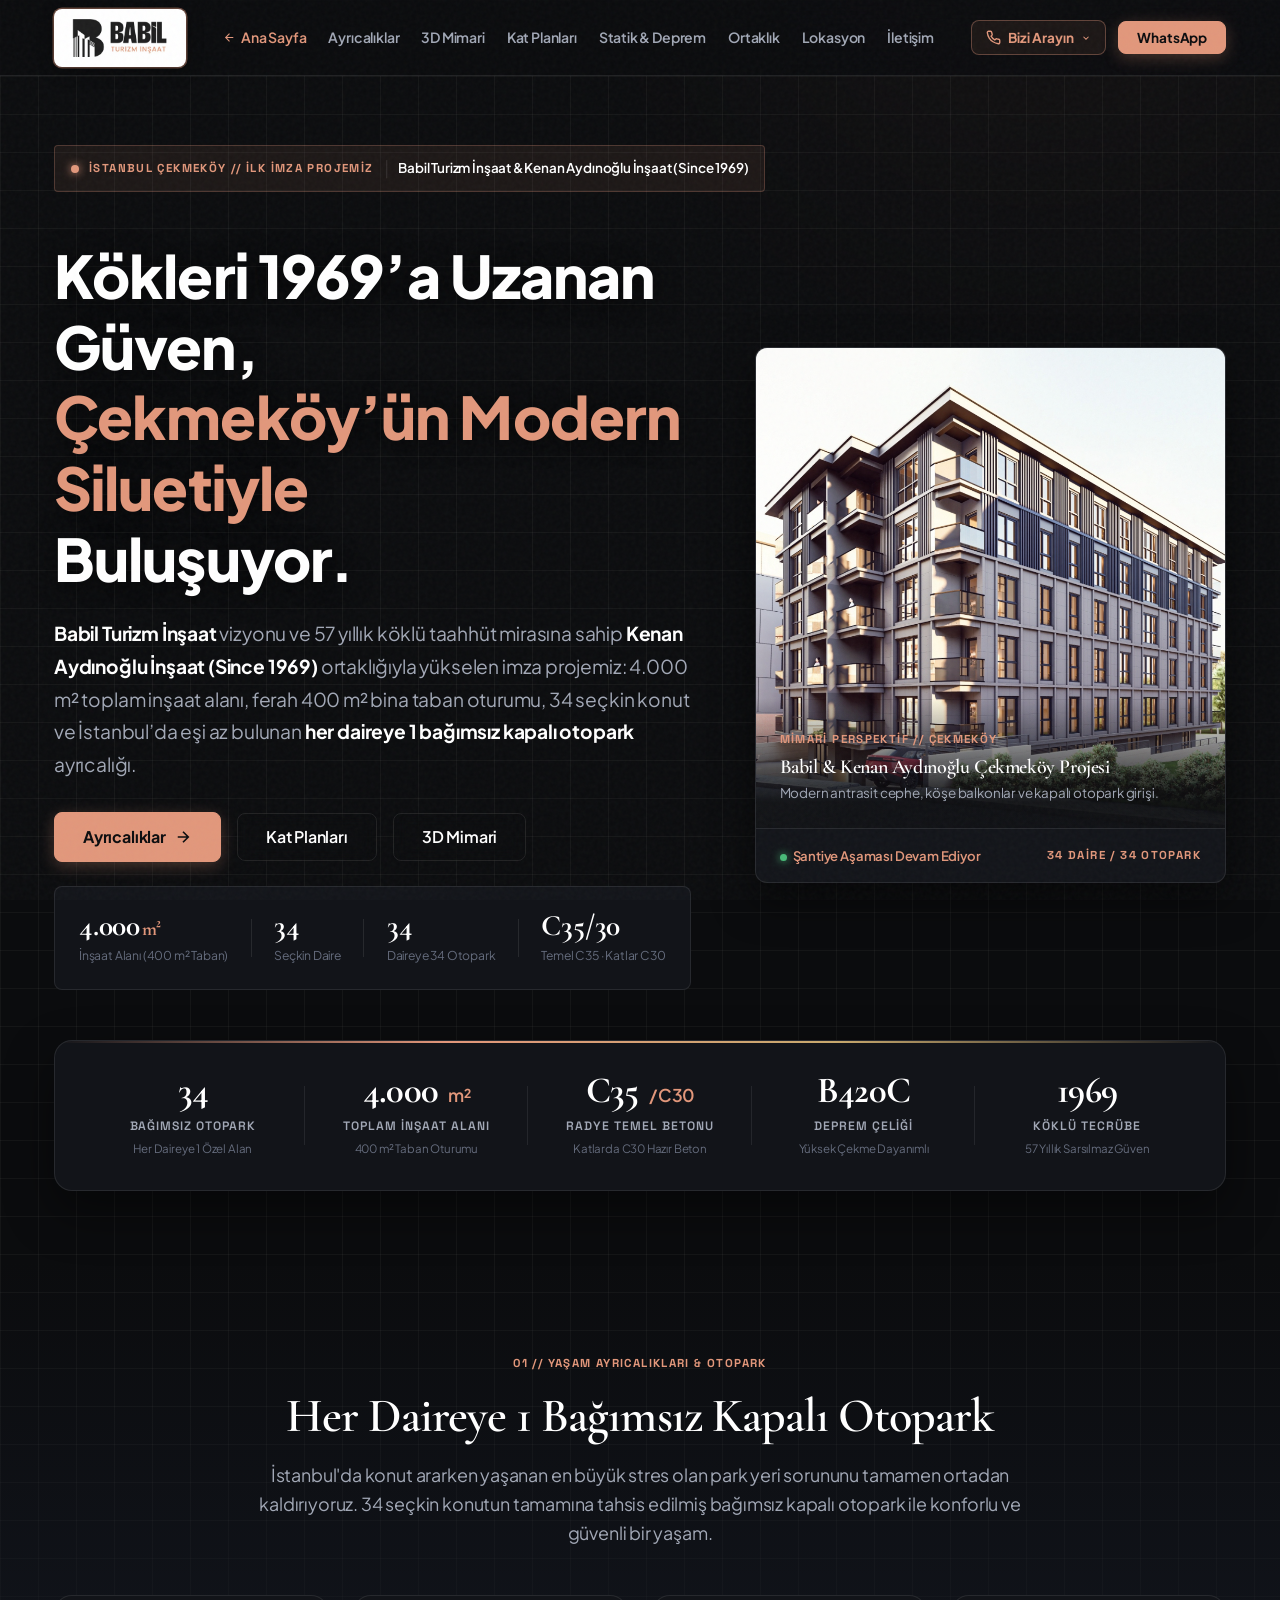
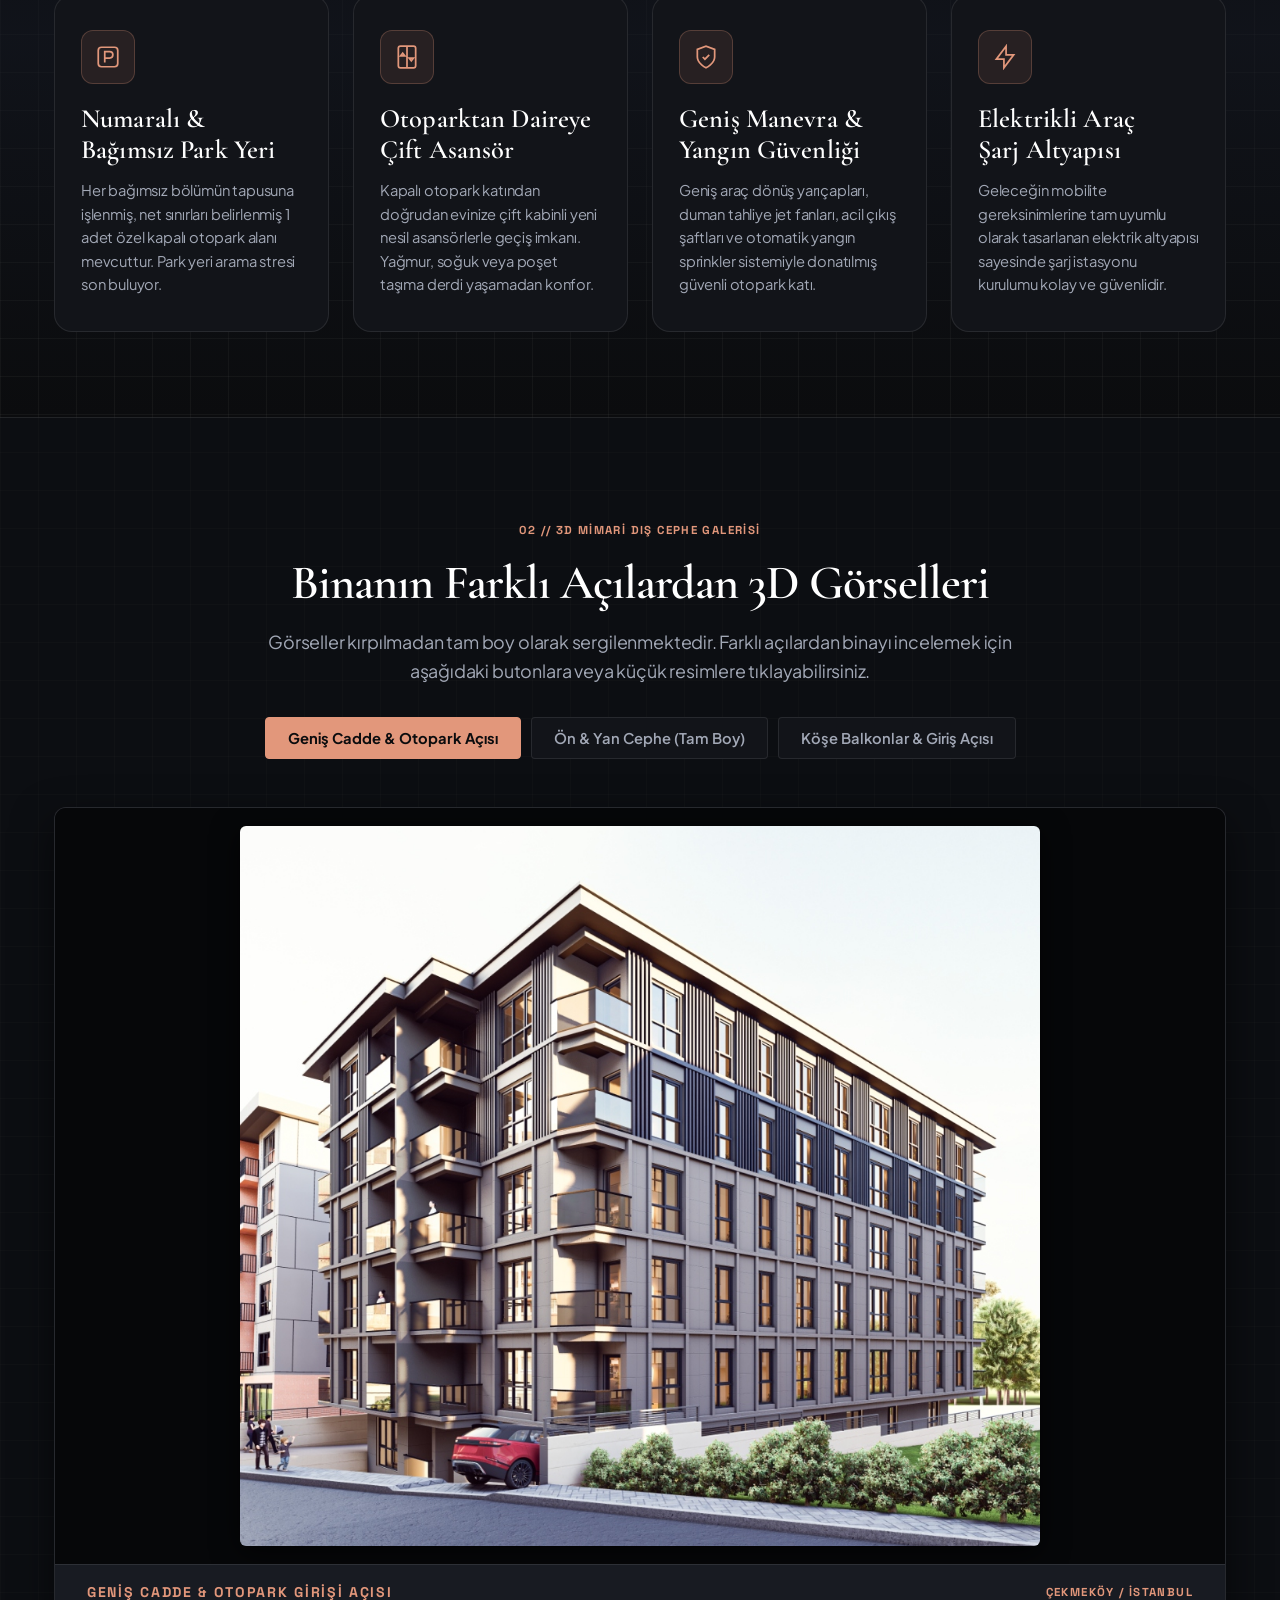
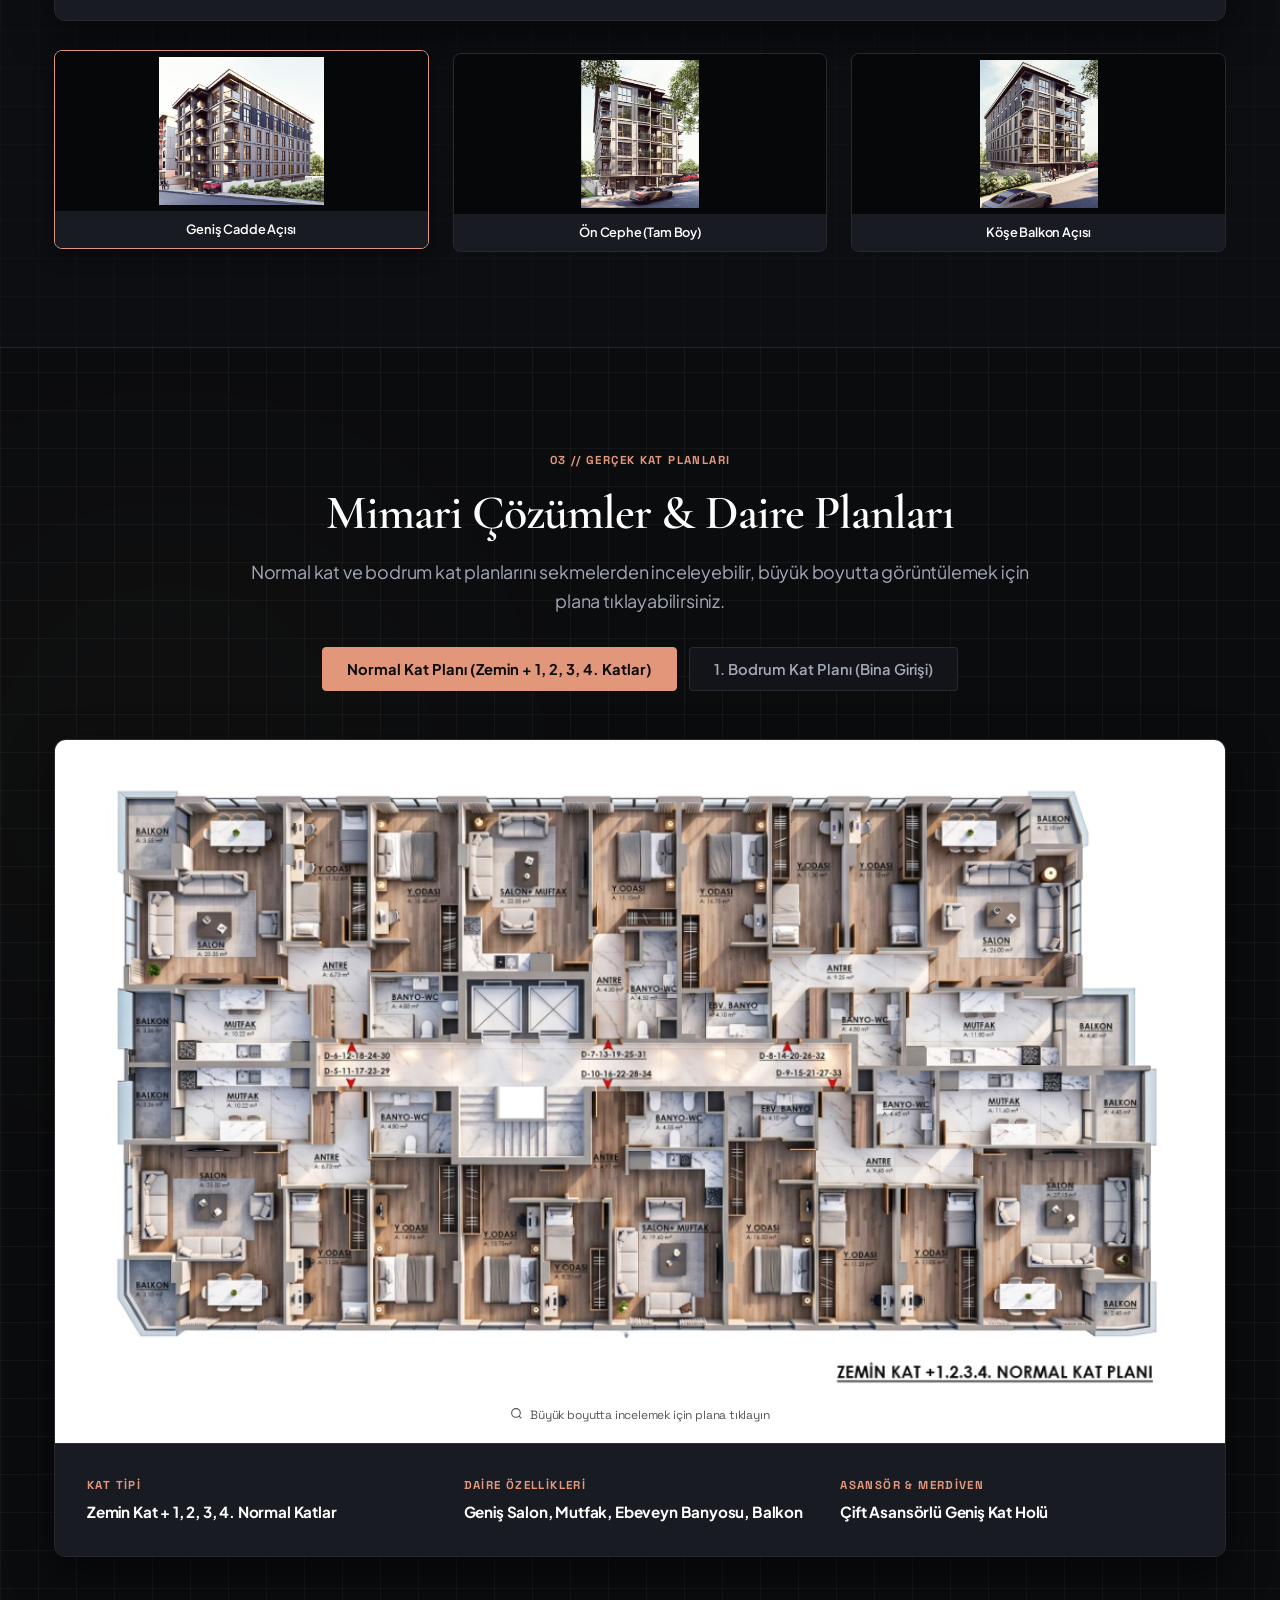
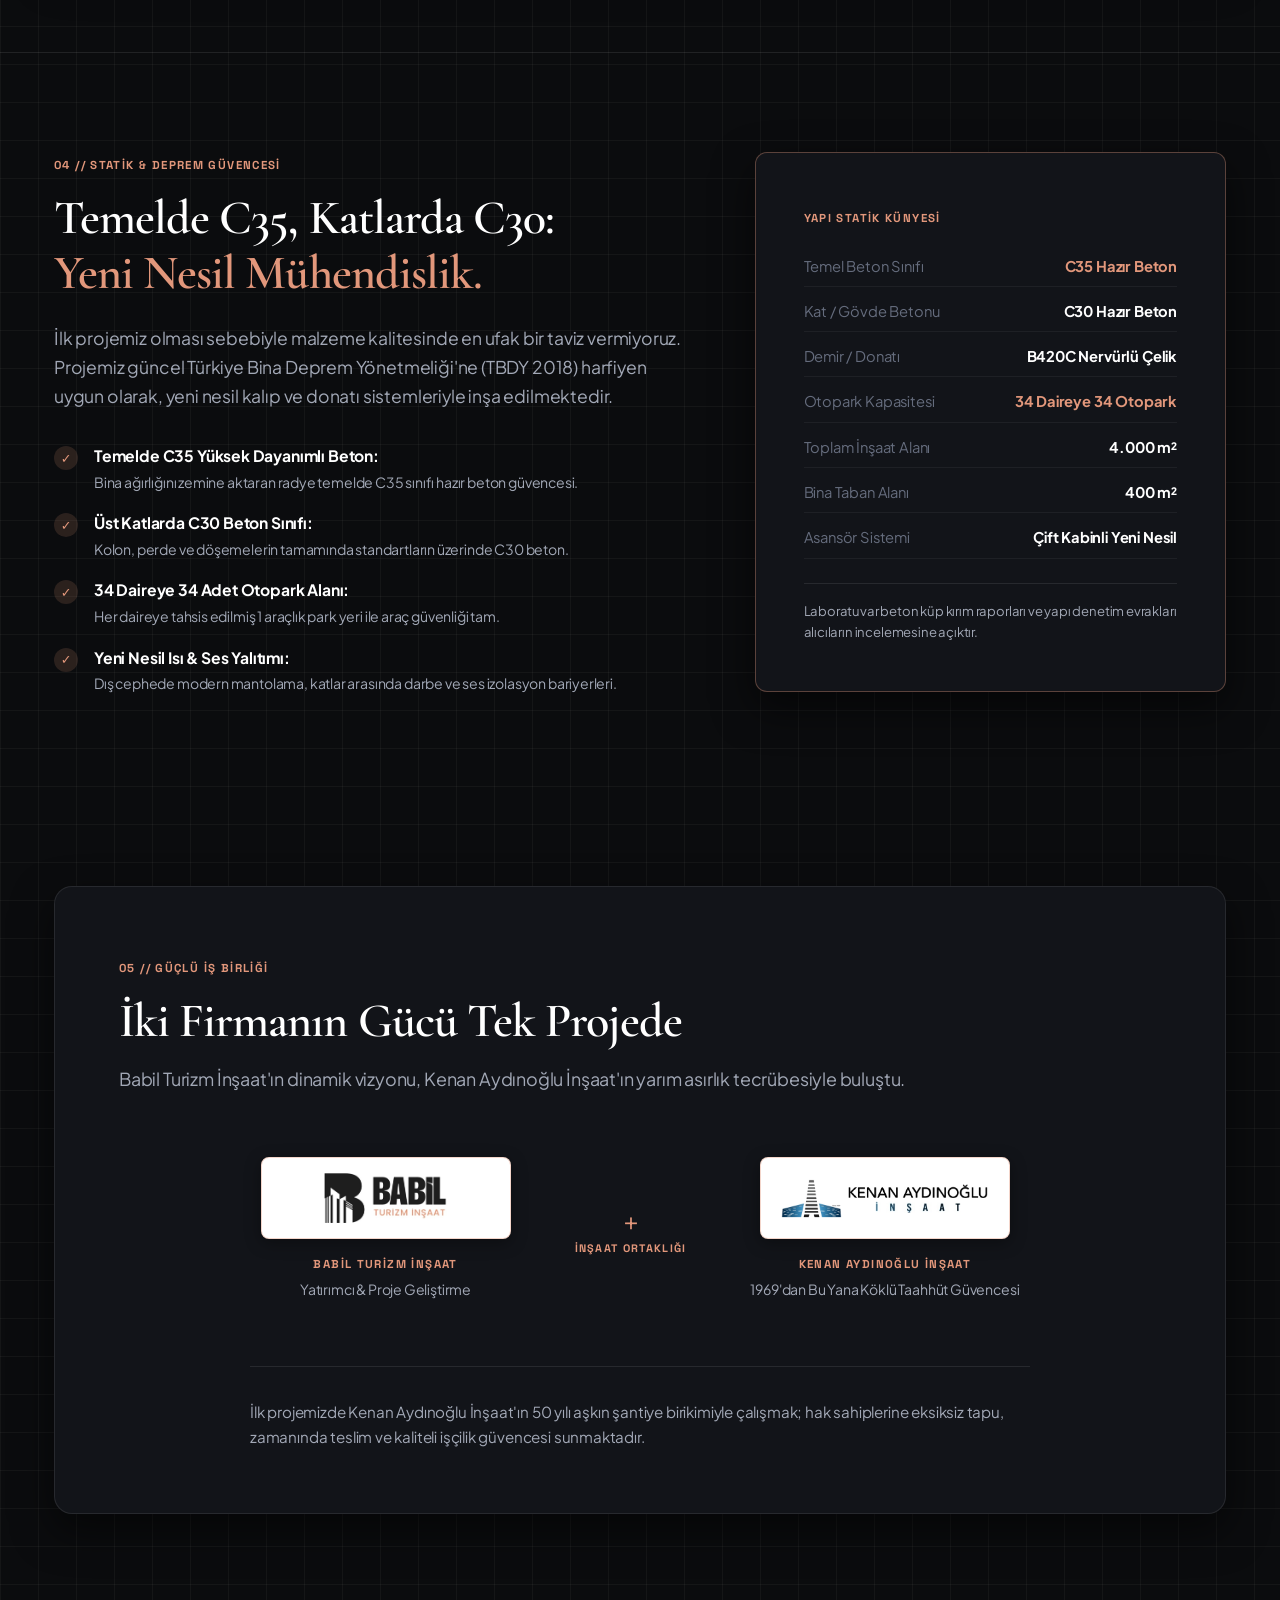
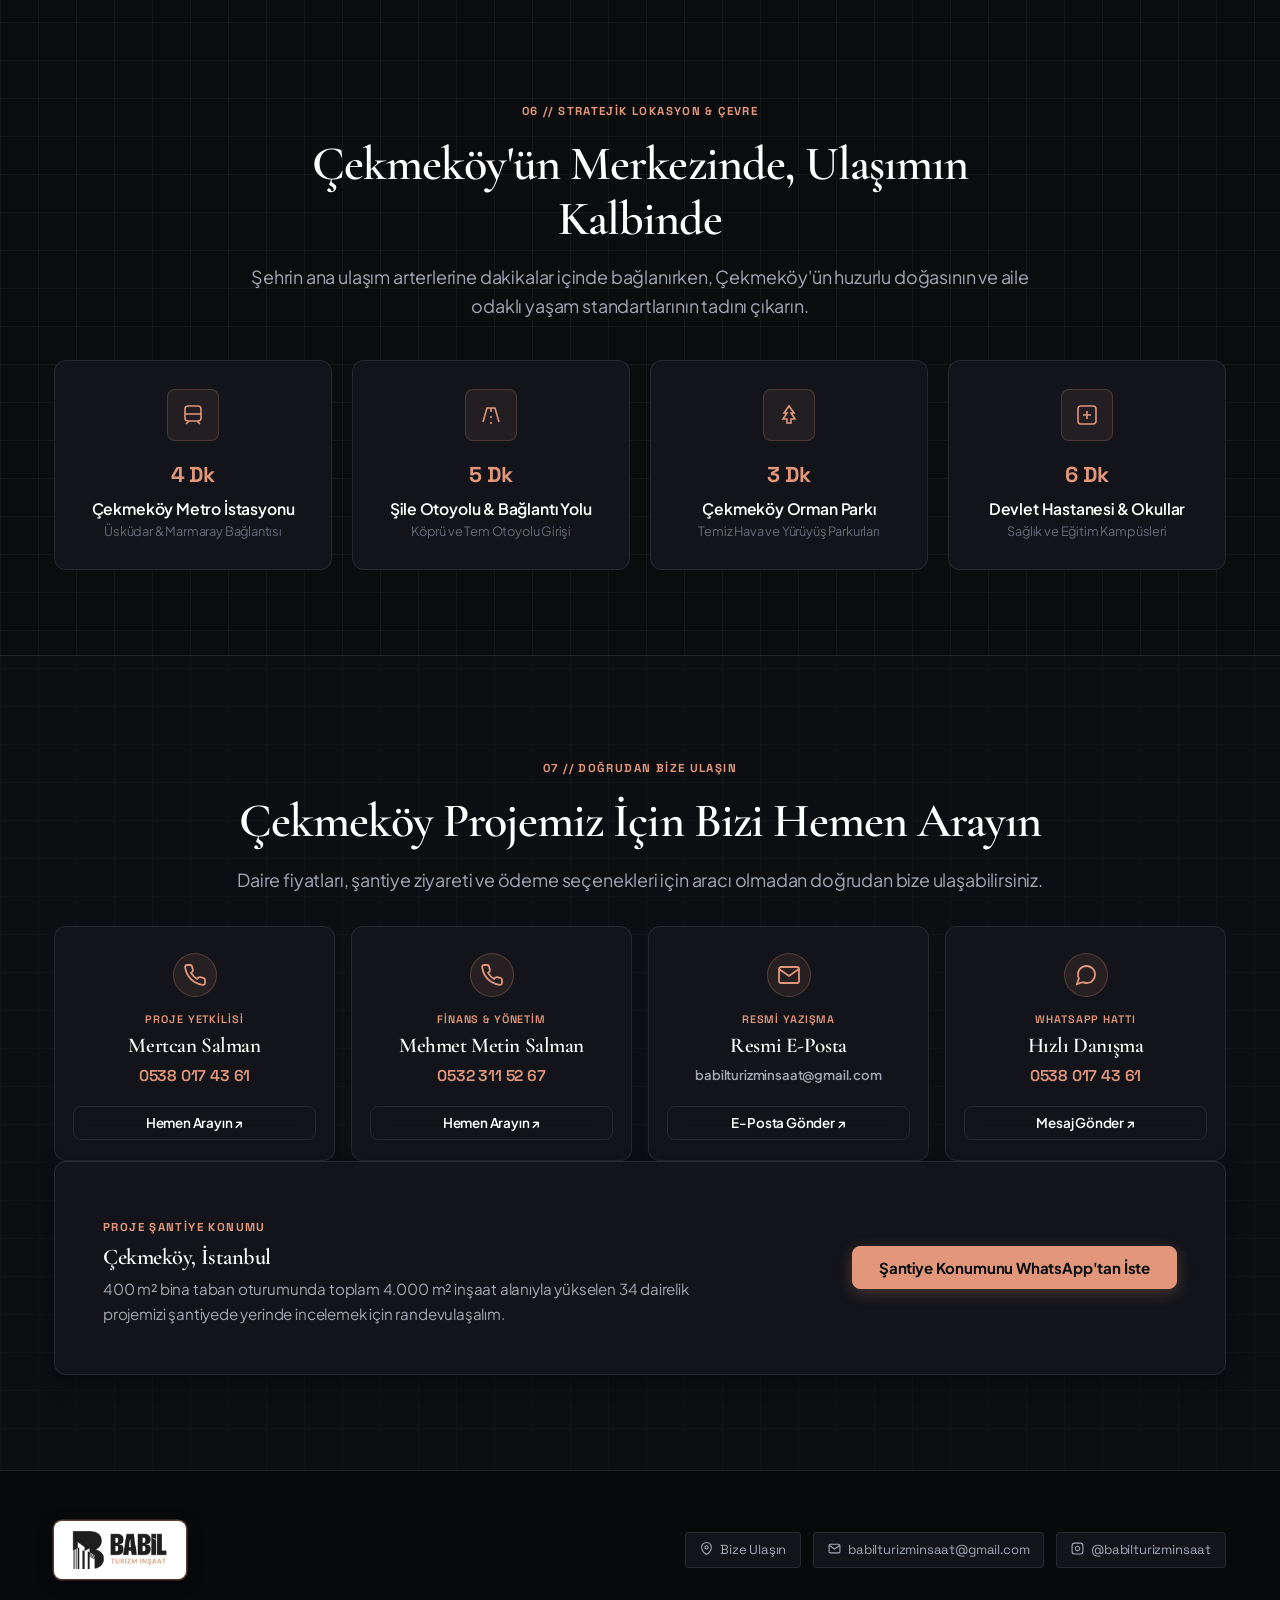
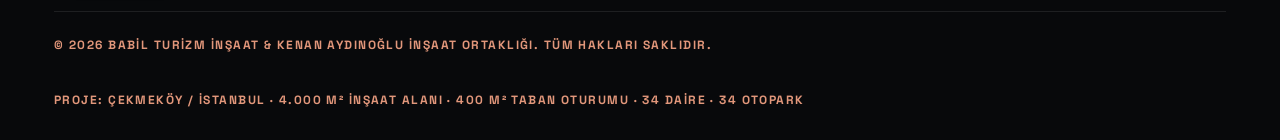
<file: cekmekoy-projesi.html>
<!DOCTYPE html>
<html lang="tr" class="scroll-smooth">
<head>
  <meta charset="UTF-8">
  <meta name="viewport" content="width=device-width, initial-scale=1.0, viewport-fit=cover">
  <title>Çekmeköy Konut Projesi | Babil İnşaat 34 Daire & 34 Kapalı Otopark</title>
  <meta name="description" content="İstanbul Çekmeköy merkezde 4.000 m² inşaat alanında yükselen Babil Çekmeköy projesi. TBDY 2018 radye jeneral temel, C35 beton, 34 daire ve 34 bağımsız kapalı otopark.">
  <meta name="keywords" content="çekmeköy konut projesi, çekmeköy inşaat projeleri, babil inşaat, babil turizm inşaat, çekmeköy satılık sıfır daire, çekmeköy otoparklı daire, istanbul inşaat projeleri, kenan aydınoğlu inşaat, depreme dayanıklı bina çekmeköy, mertcan salman, mehmet metin salman">
  <meta name="author" content="Babil Turizm İnşaat">
  <meta name="publisher" content="Babil Turizm İnşaat & Kenan Aydınoğlu İnşaat">
  <meta name="theme-color" content="#0b0c0e">

  <!-- Indexing & Robots Directives -->
  <meta name="robots" content="index, follow, max-image-preview:large, max-snippet:-1, max-video-preview:-1">
  <meta name="googlebot" content="index, follow">
  <meta name="google-site-verification" content="r2T7cUXAghztirvoKURebWlkpS0l198qVTqfD2AzmgA">

  <!-- Canonical URL -->
  <link rel="canonical" href="https://www.babilturizminsaat.com.tr/cekmekoy-projesi.html">

  <!-- Geo Meta Tags (Local SEO İstanbul / Çekmeköy) -->
  <meta name="geo.region" content="TR-34">
  <meta name="geo.placename" content="Çekmeköy, İstanbul">
  <meta name="geo.position" content="41.0351;29.1738">
  <meta name="ICBM" content="41.0351, 29.1738">

  <!-- Open Graph / Facebook -->
  <meta property="og:type" content="article">
  <meta property="og:url" content="https://www.babilturizminsaat.com.tr/cekmekoy-projesi.html">
  <meta property="og:site_name" content="Babil Turizm İnşaat">
  <meta property="og:locale" content="tr_TR">
  <meta property="og:title" content="Babil Çekmeköy Konut Projesi — 34 Daire & 34 Kapalı Otopark">
  <meta property="og:description" content="Çekmeköy merkezde 4.000 m² inşaat alanı, 400 m² bina taban oturumu, 34 seçkin daire ve 34 bağımsız kapalı otopark. Deprem standartlarında radye temel.">
  <meta property="og:image" content="https://www.babilturizminsaat.com.tr/assets/cekmekoy-render-yan.jpg">
  <meta property="og:image:secure_url" content="https://www.babilturizminsaat.com.tr/assets/cekmekoy-render-yan.jpg">
  <meta property="og:image:width" content="1200">
  <meta property="og:image:height" content="800">
  <meta property="og:image:alt" content="Babil Turizm İnşaat Çekmeköy 34 Daire Projesi 3D Render">

  <!-- Twitter Cards -->
  <meta name="twitter:card" content="summary_large_image">
  <meta name="twitter:title" content="Babil Turizm İnşaat — Çekmeköy 34 Daire & 34 Otopark">
  <meta name="twitter:description" content="Çekmeköy'de 4.000 m² inşaat alanında 34 yeni nesil daire ve 34 bağımsız otopark.">
  <meta name="twitter:image" content="https://www.babilturizminsaat.com.tr/assets/cekmekoy-render-yan.jpg">

  <!-- Google, Apple & Browser Favicons -->
  <link rel="icon" type="image/x-icon" href="favicon.ico">
  <link rel="shortcut icon" type="image/x-icon" href="favicon.ico">
  <link rel="icon" type="image/png" sizes="48x48" href="favicon-48x48.png">
  <link rel="icon" type="image/png" sizes="96x96" href="favicon-96x96.png">
  <link rel="icon" type="image/png" sizes="192x192" href="favicon-192x192.png">
  <link rel="apple-touch-icon" sizes="180x180" href="apple-touch-icon.png">

  <!-- Structured Data (JSON-LD) for Google Rich Snippets & Local Business -->
  <script type="application/ld+json">
  {
    "@context": "https://schema.org",
    "@graph": [
      {
        "@type": "GeneralContractor",
        "@id": "https://www.babilturizminsaat.com.tr/#organization",
        "name": "Babil Turizm İnşaat",
        "legalName": "Babil Turizm İnşaat Sanayi ve Ticaret Limited Şirketi",
        "url": "https://www.babilturizminsaat.com.tr/",
        "logo": "https://www.babilturizminsaat.com.tr/assets/babil-logo-horizontal-white.png",
        "image": "https://www.babilturizminsaat.com.tr/assets/cekmekoy-render-yan.jpg",
        "description": "Babil Turizm İnşaat, modern mühendislik standartları, C35 beton güvencesi ve fonksiyonel mimariyle İstanbul Çekmeköy'de prestijli konut projeleri üretmektedir.",
        "telephone": ["+905380174361", "+905323115267"],
        "email": "babilturizminsaat@gmail.com",
        "address": {
          "@type": "PostalAddress",
          "addressLocality": "Çekmeköy",
          "addressRegion": "İstanbul",
          "addressCountry": "TR"
        },
        "founder": [
          {
            "@type": "Person",
            "name": "Mertcan Salman",
            "jobTitle": "Kurucu Ortak",
            "telephone": "+905380174361"
          },
          {
            "@type": "Person",
            "name": "Mehmet Metin Salman",
            "jobTitle": "Kurucu Ortak",
            "telephone": "+905323115267"
          }
        ],
        "knowsAbout": ["İnşaat Projeleri", "Konut Üretimi", "Kentsel Dönüşüm", "Statik Mühendislik"],
        "sameAs": [
          "https://instagram.com/babilturizminsaat"
        ]
      },
      {
        "@type": "ApartmentComplex",
        "@id": "https://www.babilturizminsaat.com.tr/#project",
        "name": "Babil Çekmeköy 34 Daire & 34 Otopark Konut Projesi",
        "description": "İstanbul Çekmeköy'de 4.000 m² toplam inşaat alanında, 400 m² bina taban oturumunda yükselen, 34 seçkin daire ve 34 bağımsız otoparka sahip yeni nesil apartman projesi. Babil Turizm İnşaat ve Kenan Aydınoğlu İnşaat (Since 1969) ortaklığı.",
        "url": "https://www.babilturizminsaat.com.tr/#project",
        "address": {
          "@type": "PostalAddress",
          "addressLocality": "Çekmeköy",
          "addressRegion": "İstanbul",
          "addressCountry": "TR"
        },
        "numberOfAccommodationUnits": 34,
        "amenityFeature": [
          {
            "@type": "LocationFeatureSpecification",
            "name": "Her Daireye 1 Bağımsız Otopark (34 Otopark)",
            "value": true
          },
          {
            "@type": "LocationFeatureSpecification",
            "name": "C35 Temel ve C30 Kat Betonu",
            "value": true
          },
          {
            "@type": "LocationFeatureSpecification",
            "name": "B420C Depreme Dayanıklı Nervürlü Çelik",
            "value": true
          },
          {
            "@type": "LocationFeatureSpecification",
            "name": "Çift Kabinli Yeni Nesil Asansör",
            "value": true
          },
          {
            "@type": "LocationFeatureSpecification",
            "name": "400 m² Taban Oturumu / Geniş Bahçe ve Açık Yaşam Alanı",
            "value": true
          }
        ]
      },
      {
        "@type": "WebSite",
        "@id": "https://www.babilturizminsaat.com.tr/#website",
        "url": "https://www.babilturizminsaat.com.tr/",
        "name": "Babil Turizm İnşaat",
        "publisher": {
          "@id": "https://www.babilturizminsaat.com.tr/#organization"
        },
        "inLanguage": "tr-TR"
      }
    ]
  }
  </script>

  <!-- Google Fonts: Luxury Cormorant Garamond + Plus Jakarta Sans + Space Grotesk -->
  <link rel="preconnect" href="https://fonts.googleapis.com">
  <link rel="preconnect" href="https://fonts.gstatic.com" crossorigin>
  <link href="https://fonts.googleapis.com/css2?family=Cormorant+Garamond:ital,wght@0,400;0,500;0,600;0,700;1,400;1,600&family=Plus+Jakarta+Sans:wght@300;400;500;600;700;800&family=Space+Grotesk:wght@500;600;700&display=swap" rel="stylesheet">

  <link rel="stylesheet" href="styles.css">
</head>
<body class="grain-overlay blueprint-grid">

  <!-- Ambient Glow Backgrounds -->
  <div class="ambient-glow glow-terracotta" aria-hidden="true"></div>
  <div class="ambient-glow glow-gold" aria-hidden="true"></div>

  <!-- Header / Navigation Bar -->
  <header class="site-header" id="main-header">
    <div class="container header-container">
      
      <!-- Brand Logo & Name -->
      <a href="index.html" class="brand-link" aria-label="Babil Turizm İnşaat Anasayfa">
        <div class="brand-logo-frame">
          <img src="assets/babil-logo-horizontal-white.png" alt="Babil Turizm İnşaat Logo" class="brand-logo-img" width="104" height="46">
        </div>
      </a>

      <!-- Desktop Nav Items -->
      <nav class="nav-links-desktop" id="desktop-nav" aria-label="Ana Gezinti">
        <a href="index.html" class="nav-link" style="color: var(--color-primary); font-weight: 600;"><svg width="13" height="13" viewBox="0 0 24 24" fill="none" stroke="currentColor" stroke-width="2" style="display:inline-block; vertical-align:-1px; margin-right:5px;"><path d="M19 12H5M12 19l-7-7 7-7"/></svg>Ana Sayfa</a>
        <a href="#privileges" class="nav-link">Ayrıcalıklar</a>
        <a href="#gallery" class="nav-link">3D Mimari</a>
        <a href="#plans" class="nav-link">Kat Planları</a>
        <a href="#engineering" class="nav-link">Statik & Deprem</a>
        <a href="#partnership" class="nav-link">Ortaklık</a>
        <a href="#location" class="nav-link">Lokasyon</a>
        <a href="#contact" class="nav-link">İletişim</a>
      </nav>

      <!-- Direct Phone & WhatsApp Actions -->
      <div class="header-action-group">
        
        <!-- Dropdown Phone Menu -->
        <div class="header-phone-menu-wrap" id="header-phone-wrap">
          <button class="header-phone-btn" id="header-phone-toggle" aria-expanded="false" aria-haspopup="true" title="İletişim Numaralarımız">
            <svg width="15" height="15" viewBox="0 0 24 24" fill="none" stroke="currentColor" stroke-width="2.2" aria-hidden="true"><path d="M22 16.92v3a2 2 0 0 1-2.18 2 19.79 19.79 0 0 1-8.63-3.07 19.5 19.5 0 0 1-6-6 19.79 19.79 0 0 1-3.07-8.67A2 2 0 0 1 4.11 2h3a2 2 0 0 1 2 1.72 12.84 12.84 0 0 0 .7 2.81 2 2 0 0 1-.45 2.11L8.09 9.91a16 16 0 0 0 6 6l1.27-1.27a2 2 0 0 1 2.11-.45 12.84 12.84 0 0 0 2.81.7A2 2 0 0 1 22 16.92z"></path></svg>
            <span class="btn-text-desktop">Bizi Arayın</span>
            <span class="btn-text-mobile">Ara</span>
            <svg class="chevron-arrow" width="10" height="10" viewBox="0 0 24 24" fill="none" stroke="currentColor" stroke-width="2.5"><polyline points="6 9 12 15 18 9"></polyline></svg>
          </button>
          
          <div class="header-phone-dropdown" id="header-phone-dropdown">
            <a href="tel:05380174361" class="dropdown-caller-row">
              <span class="caller-icon">
                <svg width="14" height="14" viewBox="0 0 24 24" fill="none" stroke="currentColor" stroke-width="2"><path d="M22 16.92v3a2 2 0 0 1-2.18 2 19.79 19.79 0 0 1-8.63-3.07 19.5 19.5 0 0 1-6-6 19.79 19.79 0 0 1-3.07-8.67A2 2 0 0 1 4.11 2h3a2 2 0 0 1 2 1.72 12.84 12.84 0 0 0 .7 2.81 2 2 0 0 1-.45 2.11L8.09 9.91a16 16 0 0 0 6 6l1.27-1.27a2 2 0 0 1 2.11-.45 12.84 12.84 0 0 0 2.81.7A2 2 0 0 1 22 16.92z"/></svg>
              </span>
              <div class="caller-meta">
                <span class="caller-name">Mertcan Salman</span>
                <span class="caller-tel">0538 017 43 61</span>
              </div>
              <span class="caller-action">Ara ↗</span>
            </a>
            <div class="dropdown-divider"></div>
            <a href="tel:05323115267" class="dropdown-caller-row">
              <span class="caller-icon">
                <svg width="14" height="14" viewBox="0 0 24 24" fill="none" stroke="currentColor" stroke-width="2"><path d="M22 16.92v3a2 2 0 0 1-2.18 2 19.79 19.79 0 0 1-8.63-3.07 19.5 19.5 0 0 1-6-6 19.79 19.79 0 0 1-3.07-8.67A2 2 0 0 1 4.11 2h3a2 2 0 0 1 2 1.72 12.84 12.84 0 0 0 .7 2.81 2 2 0 0 1-.45 2.11L8.09 9.91a16 16 0 0 0 6 6l1.27-1.27a2 2 0 0 1 2.11-.45 12.84 12.84 0 0 0 2.81.7A2 2 0 0 1 22 16.92z"/></svg>
              </span>
              <div class="caller-meta">
                <span class="caller-name">Mehmet Metin Salman</span>
                <span class="caller-tel">0532 311 52 67</span>
              </div>
              <span class="caller-action">Ara ↗</span>
            </a>
          </div>
        </div>

        <a href="https://wa.me/905380174361?text=Merhaba,%20Çekmeköy%2034%20dairelik%20projeniz%20hakkında%20bilgi%20almak%20istiyorum." target="_blank" rel="noopener" class="btn btn-primary btn-sm" aria-label="WhatsApp">
          <span>WhatsApp</span>
        </a>
        <button class="mobile-toggle-btn" id="mobile-toggle" aria-expanded="false" aria-label="Mobil Menüyü Aç">
          <span class="toggle-bar"></span>
          <span class="toggle-bar"></span>
        </button>
      </div>

    </div>
  </header>

  <!-- Mobile Drawer Menu -->
  <div class="mobile-drawer-wrapper" id="mobile-drawer" inert aria-hidden="true">
    <div class="mobile-drawer-box">
      <div class="mobile-drawer-top">
        <div class="brand-logo-frame">
          <img src="assets/babil-logo-horizontal-white.png" alt="Babil Turizm İnşaat" width="95" height="42">
        </div>
        <button class="drawer-close-btn" id="drawer-close" aria-label="Menüyü Kapat">✕</button>
      </div>

      <nav class="mobile-nav-items">
        <a href="index.html" class="mobile-nav-link" style="color: var(--color-primary); font-weight: 700;">← Ana Sayfa (Babil Kurumsal)</a>
        <a href="#privileges" class="mobile-nav-link">Yaşam Ayrıcalıkları & Otopark</a>
        <a href="#gallery" class="mobile-nav-link">3D Mimari Görseller (Tam Boy)</a>
        <a href="#plans" class="mobile-nav-link">Kat Planları (2+1 & 3+1)</a>
        <a href="#engineering" class="mobile-nav-link">Deprem Güvenliği & Statik Standartlar</a>
        <a href="#partnership" class="mobile-nav-link">Kenan Aydınoğlu İnşaat (Since 1969)</a>
        <a href="#location" class="mobile-nav-link">Çekmeköy Lokasyon & Ulaşım</a>
        <a href="#contact" class="mobile-nav-link">Bize Ulaşın & Randevu Alın</a>
      </nav>

      <div class="mobile-drawer-bottom">
        <span class="mono-label text-terracotta" style="display:block; margin-bottom:8px; font-size:0.7rem;">DOĞRUDAN TELEFONLA ARAYIN:</span>
        <div class="drawer-contact-list">
          <a href="tel:05380174361" class="drawer-contact-item">
            <span class="d-icon">
              <svg width="15" height="15" viewBox="0 0 24 24" fill="none" stroke="currentColor" stroke-width="2"><path d="M22 16.92v3a2 2 0 0 1-2.18 2 19.79 19.79 0 0 1-8.63-3.07 19.5 19.5 0 0 1-6-6 19.79 19.79 0 0 1-3.07-8.67A2 2 0 0 1 4.11 2h3a2 2 0 0 1 2 1.72 12.84 12.84 0 0 0 .7 2.81 2 2 0 0 1-.45 2.11L8.09 9.91a16 16 0 0 0 6 6l1.27-1.27a2 2 0 0 1 2.11-.45 12.84 12.84 0 0 0 2.81.7A2 2 0 0 1 22 16.92z"/></svg>
            </span>
            <div class="d-info">
              <span class="d-name">Mertcan Salman</span>
              <span class="d-val">0538 017 43 61</span>
            </div>
          </a>
          <a href="tel:05323115267" class="drawer-contact-item">
            <span class="d-icon">
              <svg width="15" height="15" viewBox="0 0 24 24" fill="none" stroke="currentColor" stroke-width="2"><path d="M22 16.92v3a2 2 0 0 1-2.18 2 19.79 19.79 0 0 1-8.63-3.07 19.5 19.5 0 0 1-6-6 19.79 19.79 0 0 1-3.07-8.67A2 2 0 0 1 4.11 2h3a2 2 0 0 1 2 1.72 12.84 12.84 0 0 0 .7 2.81 2 2 0 0 1-.45 2.11L8.09 9.91a16 16 0 0 0 6 6l1.27-1.27a2 2 0 0 1 2.11-.45 12.84 12.84 0 0 0 2.81.7A2 2 0 0 1 22 16.92z"/></svg>
            </span>
            <div class="d-info">
              <span class="d-name">Mehmet Metin Salman</span>
              <span class="d-val">0532 311 52 67</span>
            </div>
          </a>
        </div>
        <a href="#contact" class="btn btn-primary btn-block">
          Tüm İletişim Bilgileri
        </a>
      </div>
    </div>
  </div>

  <main id="main-content">

    <!-- 1. Hero Section -->
    <section class="section hero-section" id="hero">
      <div class="container">
        
        <div class="hero-partnership-badge animate-on-scroll">
          <span class="live-dot"></span>
          <span class="mono-label">İSTANBUL ÇEKMEKÖY // İLK İMZA PROJEMİZ</span>
          <span class="badge-sep">|</span>
          <span class="partner-text">Babil Turizm İnşaat & Kenan Aydınoğlu İnşaat (Since 1969)</span>
        </div>

        <div class="hero-grid">
          
          <div class="hero-left animate-on-scroll stagger-1">
            <!-- Kristal Netliğinde, Yüksek Okunabilirlikli Başlık -->
            <h1 class="hero-title">
              Kökleri 1969’a Uzanan Güven, <br class="desktop-br">
              <span class="text-terracotta">Çekmeköy’ün Modern Siluetiyle</span> <br class="desktop-br">
              <span class="text-white">Buluşuyor.</span>
            </h1>

            <p class="hero-subtext">
              <strong>Babil Turizm İnşaat</strong> vizyonu ve 57 yıllık köklü taahhüt mirasına sahip <strong>Kenan Aydınoğlu İnşaat (Since 1969)</strong> ortaklığıyla yükselen imza projemiz: 4.000 m² toplam inşaat alanı, ferah 400 m² bina taban oturumu, 34 seçkin konut ve İstanbul’da eşi az bulunan <strong>her daireye 1 bağımsız kapalı otopark</strong> ayrıcalığı.
            </p>

            <div class="hero-cta-buttons">
              <a href="#privileges" class="btn btn-primary btn-lg-action">
                <span>Ayrıcalıklar</span>
                <svg width="18" height="18" viewBox="0 0 24 24" fill="none" stroke="currentColor" stroke-width="2.2"><path d="M5 12h14M12 5l7 7-7 7"/></svg>
              </a>
              <a href="#plans" class="btn btn-ghost btn-lg-action">
                <span>Kat Planları</span>
              </a>
              <a href="#gallery" class="btn btn-ghost btn-lg-action">
                <span>3D Mimari</span>
              </a>
            </div>

            <!-- 4 Essential Facts -->
            <div class="project-facts-bar">
              <div class="fact-cell">
                <span class="fact-num">4.000<span class="unit">m²</span></span>
                <span class="fact-label">İnşaat Alanı (400 m² Taban)</span>
              </div>
              <div class="fact-divider" aria-hidden="true"></div>
              <div class="fact-cell">
                <span class="fact-num">34</span>
                <span class="fact-label">Seçkin Daire</span>
              </div>
              <div class="fact-divider" aria-hidden="true"></div>
              <div class="fact-cell">
                <span class="fact-num">34</span>
                <span class="fact-label">Daireye 34 Otopark</span>
              </div>
              <div class="fact-divider" aria-hidden="true"></div>
              <div class="fact-cell">
                <span class="fact-num">C35/30</span>
                <span class="fact-label">Temel C35 · Katlar C30</span>
              </div>
            </div>
          </div>

          <!-- Hero Media Card (Kesintisiz Görünüm) -->
          <div class="hero-right animate-on-scroll stagger-2">
            <div class="project-visual-card">
              <div class="visual-img-wrap">
                <img 
                  src="assets/cekmekoy-render-yan.jpg" 
                  alt="Çekmeköy 34 Dairelik Babil & Kenan Aydınoğlu Yeni Nesil Konut Binası" 
                  class="project-main-img" 
                  width="1100" 
                  height="750"
                  fetchpriority="high"
                >
                <div class="visual-tag-overlay">
                  <span class="mono-label text-terracotta">MİMARİ PERSPEKTİF // ÇEKMEKÖY</span>
                  <h3 class="visual-title">Babil & Kenan Aydınoğlu Çekmeköy Projesi</h3>
                  <p class="visual-desc">Modern antrasit cephe, köşe balkonlar ve kapalı otopark girişi.</p>
                </div>
              </div>
              <div class="visual-card-footer">
                <span class="status-indicator"><span class="live-dot" style="display:inline-block;width:7px;height:7px;border-radius:50%;background:#48bb78;margin-right:6px;box-shadow:0 0 8px #48bb78;"></span>Şantiye Aşaması Devam Ediyor</span>
                <span class="mono-label text-white">34 DAİRE / 34 OTOPARK</span>
              </div>
            </div>
          </div>

        </div>

      </div>
    </section>

    <!-- Key Metrics Strip (Ant Yapı & Tahincioğlu Style) -->
    <div class="container metrics-strip animate-on-scroll">
      <div class="metrics-strip-card">
        <div class="metric-item">
          <span class="metric-value">34</span>
          <span class="metric-label">Bağımsız Otopark</span>
          <span class="metric-sub">Her Daireye 1 Özel Alan</span>
        </div>
        <div class="metric-item">
          <span class="metric-value">4.000 <span class="metric-unit">m²</span></span>
          <span class="metric-label">Toplam İnşaat Alanı</span>
          <span class="metric-sub">400 m² Taban Oturumu</span>
        </div>
        <div class="metric-item">
          <span class="metric-value">C35 <span class="metric-unit">/ C30</span></span>
          <span class="metric-label">Radye Temel Betonu</span>
          <span class="metric-sub">Katlarda C30 Hazır Beton</span>
        </div>
        <div class="metric-item">
          <span class="metric-value">B420C</span>
          <span class="metric-label">Deprem Çeliği</span>
          <span class="metric-sub">Yüksek Çekme Dayanımlı</span>
        </div>
        <div class="metric-item">
          <span class="metric-value">1969</span>
          <span class="metric-label">Köklü Tecrübe</span>
          <span class="metric-sub">57 Yıllık Sarsılmaz Güven</span>
        </div>
      </div>
    </div>

    <!-- 2. Yaşam Ayrıcalıkları ve Otopark Konforu -->
    <section class="section signature-section" id="privileges">
      <div class="container">
        
        <div class="section-header text-center animate-on-scroll">
          <span class="section-tag mono-label text-terracotta">01 // YAŞAM AYRICALIKLARI & OTOPARK</span>
          <h2 class="section-title">Her Daireye 1 Bağımsız Kapalı Otopark</h2>
          <p class="section-lead">
            İstanbul'da konut ararken yaşanan en büyük stres olan park yeri sorununu tamamen ortadan kaldırıyoruz. 34 seçkin konutun tamamına tahsis edilmiş bağımsız kapalı otopark ile konforlu ve güvenli bir yaşam.
          </p>
        </div>

        <div class="signature-grid">
          
          <div class="signature-card animate-on-scroll stagger-1">
            <div class="signature-icon-box" aria-hidden="true">
              <svg width="26" height="26" viewBox="0 0 24 24" fill="none" stroke="currentColor" stroke-width="1.6"><rect x="3" y="3" width="18" height="18" rx="3"/><path d="M9 17V7h4.5a3 3 0 0 1 0 6H9"/></svg>
            </div>
            <div class="signature-card-content">
              <h3 class="signature-card-title">Numaralı & Bağımsız Park Yeri</h3>
              <p class="signature-card-desc">
                Her bağımsız bölümün tapusuna işlenmiş, net sınırları belirlenmiş 1 adet özel kapalı otopark alanı mevcuttur. Park yeri arama stresi son buluyor.
              </p>
            </div>
          </div>

          <div class="signature-card animate-on-scroll stagger-2">
            <div class="signature-icon-box" aria-hidden="true">
              <svg width="26" height="26" viewBox="0 0 24 24" fill="none" stroke="currentColor" stroke-width="1.6"><rect x="4" y="2" width="16" height="20" rx="2"/><path d="M12 2v20M8 8.5l-2 2.5h4l-2-2.5zM16 15.5l2-2.5h-4l2 2.5z"/></svg>
            </div>
            <div class="signature-card-content">
              <h3 class="signature-card-title">Otoparktan Daireye Çift Asansör</h3>
              <p class="signature-card-desc">
                Kapalı otopark katından doğrudan evinize çift kabinli yeni nesil asansörlerle geçiş imkanı. Yağmur, soğuk veya poşet taşıma derdi yaşamadan konfor.
              </p>
            </div>
          </div>

          <div class="signature-card animate-on-scroll stagger-3">
            <div class="signature-icon-box" aria-hidden="true">
              <svg width="26" height="26" viewBox="0 0 24 24" fill="none" stroke="currentColor" stroke-width="1.6"><path d="M12 22s8-4 8-10V5l-8-3-8 3v7c0 6 8 10 8 10z"/><path d="m9 12 2 2 4-4"/></svg>
            </div>
            <div class="signature-card-content">
              <h3 class="signature-card-title">Geniş Manevra & Yangın Güvenliği</h3>
              <p class="signature-card-desc">
                Geniş araç dönüş yarıçapları, duman tahliye jet fanları, acil çıkış şaftları ve otomatik yangın sprinkler sistemiyle donatılmış güvenli otopark katı.
              </p>
            </div>
          </div>

          <div class="signature-card animate-on-scroll stagger-4">
            <div class="signature-icon-box" aria-hidden="true">
              <svg width="26" height="26" viewBox="0 0 24 24" fill="none" stroke="currentColor" stroke-width="1.6"><path d="M13 2 4 14h7v8l9-12h-7z"/></svg>
            </div>
            <div class="signature-card-content">
              <h3 class="signature-card-title">Elektrikli Araç Şarj Altyapısı</h3>
              <p class="signature-card-desc">
                Geleceğin mobilite gereksinimlerine tam uyumlu olarak tasarlanan elektrik altyapısı sayesinde şarj istasyonu kurulumu kolay ve güvenlidir.
              </p>
            </div>
          </div>

        </div>

      </div>
    </section>

    <!-- 3. REAL 3D EXTERIOR GALLERY (KIRPILMADAN, TAM BOY GÖSTERİM) -->
    <section class="section gallery-section" id="gallery">
      <div class="container">
        
        <div class="section-header text-center animate-on-scroll">
          <span class="section-tag mono-label">02 // 3D MİMARİ DIŞ CEPHE GALERİSİ</span>
          <h2 class="section-title">Binanın Farklı Açılardan 3D Görselleri</h2>
          <p class="section-lead">
            Görseller kırpılmadan tam boy olarak sergilenmektedir. Farklı açılardan binayı incelemek için aşağıdaki butonlara veya küçük resimlere tıklayabilirsiniz.
          </p>
        </div>

        <div class="gallery-tabs-row animate-on-scroll">
          <button class="gallery-tab-btn active" data-img="assets/cekmekoy-render-yan.jpg" data-title="Geniş Cadde & Otopark Girişi Açısı">
            Geniş Cadde & Otopark Açısı
          </button>
          <button class="gallery-tab-btn" data-img="assets/cekmekoy-render-on.jpg" data-title="Ön & Yan Cephe Tam Boy Görünüm (Çatıdan Temele)">
            Ön & Yan Cephe (Tam Boy)
          </button>
          <button class="gallery-tab-btn" data-img="assets/cekmekoy-bina-render.jpg" data-title="Köşe Balkonlar & Kat Hiyerarşisi Perspektifi">
            Köşe Balkonlar & Giriş Açısı
          </button>
        </div>

        <!-- Ana Görsel Sahnesi: object-fit: contain ile HİÇBİR YERİ KESİLMEZ -->
        <div class="gallery-viewer-card animate-on-scroll">
          <div class="gallery-img-container">
            <img 
              id="gallery-main-img" 
              src="assets/cekmekoy-render-yan.jpg" 
              alt="Çekmeköy 34 Daire Projesi 3D Dış Cephe Mimari Görseli" 
              class="gallery-display-img"
              width="1200" 
              height="750"
            >
          </div>
          <div class="gallery-footer-bar">
            <span class="gallery-current-title mono-label text-terracotta" id="gallery-img-title">
              Geniş Cadde & Otopark Girişi Açısı
            </span>
            <span class="mono-label text-white">ÇEKMEKÖY / İSTANBUL</span>
          </div>
        </div>

        <!-- 3 Küçük Önizleme Kutusu -->
        <div class="gallery-thumbs-grid animate-on-scroll">
          <div class="thumb-item active" data-img="assets/cekmekoy-render-yan.jpg" data-title="Geniş Cadde & Otopark Girişi Açısı">
            <div class="thumb-img-wrap">
              <img src="assets/cekmekoy-render-yan.jpg" alt="Babil İnşaat Çekmeköy 34 Daire Projesi Cadde ve Otopark Giriş Cephesi Render" loading="lazy">
            </div>
            <span class="thumb-label">Geniş Cadde Açısı</span>
          </div>
          <div class="thumb-item" data-img="assets/cekmekoy-render-on.jpg" data-title="Ön & Yan Cephe Tam Boy Görünüm (Çatıdan Temele)">
            <div class="thumb-img-wrap">
              <img src="assets/cekmekoy-render-on.jpg" alt="Babil Çekmeköy Konut Projesi Ön ve Yan Cephe Tam Boy 3D Görsel" loading="lazy">
            </div>
            <span class="thumb-label">Ön Cephe (Tam Boy)</span>
          </div>
          <div class="thumb-item" data-img="assets/cekmekoy-bina-render.jpg" data-title="Köşe Balkonlar & Kat Hiyerarşisi Perspektifi">
            <div class="thumb-img-wrap">
              <img src="assets/cekmekoy-bina-render.jpg" alt="Babil İnşaat Çekmeköy Modern Apartman Köşe Balkonlar ve Kat Detayı" loading="lazy">
            </div>
            <span class="thumb-label">Köşe Balkon Açısı</span>
          </div>
        </div>

      </div>
    </section>

    <!-- 4. REAL FLOOR PLANS (Kat Planları) -->
    <section class="section floor-plans-section" id="plans">
      <div class="container">
        
        <div class="section-header text-center animate-on-scroll">
          <span class="section-tag mono-label">03 // GERÇEK KAT PLANLARI</span>
          <h2 class="section-title">Mimari Çözümler & Daire Planları</h2>
          <p class="section-lead">
            Normal kat ve bodrum kat planlarını sekmelerden inceleyebilir, büyük boyutta görüntülemek için plana tıklayabilirsiniz.
          </p>
        </div>

        <!-- Plan Tabs -->
        <div class="plans-tab-bar animate-on-scroll">
          <button class="plan-tab-btn active" data-target="panel-normal">
            Normal Kat Planı (Zemin + 1, 2, 3, 4. Katlar)
          </button>
          <button class="plan-tab-btn" data-target="panel-bodrum">
            1. Bodrum Kat Planı (Bina Girişi)
          </button>
        </div>

        <!-- Floor Plan Displays -->
        <div class="plans-display-container animate-on-scroll">
          
          <!-- Normal Kat Planı -->
          <div class="plan-panel active" id="panel-normal">
            <div class="plan-card">
              <div class="plan-media-frame">
                <a href="assets/normal-kat-plani.jpg" target="_blank" title="Büyütmek için tıklayın">
                  <img 
                    src="assets/normal-kat-plani.jpg" 
                    alt="Babil Turizm İnşaat Çekmeköy 34 Daire Projesi Zemin ve Normal Kat Mimari Planı 2+1 ve 3+1 Daire Yerleşimi" 
                    class="plan-img"
                    width="1200" 
                    height="680"
                    loading="lazy"
                  >
                </a>
                <span class="plan-zoom-hint">
                  <svg width="13" height="13" viewBox="0 0 24 24" fill="none" stroke="currentColor" stroke-width="2" style="margin-right:4px;vertical-align:-1px;"><circle cx="11" cy="11" r="8"/><line x1="21" y1="21" x2="16.65" y2="16.65"/></svg>
                  Büyük boyutta incelemek için plana tıklayın
                </span>
              </div>
              <div class="plan-specs-bar">
                <div class="spec-col">
                  <span class="mono-label">KAT TİPİ</span>
                  <strong>Zemin Kat + 1, 2, 3, 4. Normal Katlar</strong>
                </div>
                <div class="spec-col">
                  <span class="mono-label">DAİRE ÖZELLİKLERİ</span>
                  <strong>Geniş Salon, Mutfak, Ebeveyn Banyosu, Balkon</strong>
                </div>
                <div class="spec-col">
                  <span class="mono-label">ASANSÖR & MERDİVEN</span>
                  <strong>Çift Asansörlü Geniş Kat Holü</strong>
                </div>
              </div>
            </div>
          </div>

          <!-- Bodrum Kat Planı -->
          <div class="plan-panel" id="panel-bodrum">
            <div class="plan-card">
              <div class="plan-media-frame">
                <a href="assets/bodrum-kat-plani.jpg" target="_blank" title="Büyütmek için tıklayın">
                  <img 
                    src="assets/bodrum-kat-plani.jpg" 
                    alt="Babil Turizm İnşaat Çekmeköy Projesi 1. Bodrum Kat 34 Bağımsız Kapalı Otopark ve Daire Planı" 
                    class="plan-img"
                    width="1200" 
                    height="680"
                    loading="lazy"
                  >
                </a>
                <span class="plan-zoom-hint">
                  <svg width="13" height="13" viewBox="0 0 24 24" fill="none" stroke="currentColor" stroke-width="2" style="margin-right:4px;vertical-align:-1px;"><circle cx="11" cy="11" r="8"/><line x1="21" y1="21" x2="16.65" y2="16.65"/></svg>
                  Büyük boyutta incelemek için plana tıklayın
                </span>
              </div>
              <div class="plan-specs-bar">
                <div class="spec-col">
                  <span class="mono-label">KAT TİPİ</span>
                  <strong>1. Bodrum Kat (Bina Ana Girişi)</strong>
                </div>
                <div class="spec-col">
                  <span class="mono-label">BÖLÜM DAĞILIMI</span>
                  <strong>Geniş Giriş Holü, D-1, D-2, D-3, D-4 Daireleri</strong>
                </div>
                <div class="spec-col">
                  <span class="mono-label">EK BÖLÜMLER</span>
                  <strong>Çamaşır Odaları & Ebeveyn Banyoları</strong>
                </div>
              </div>
            </div>
          </div>

        </div>

      </div>
    </section>

    <!-- 5. Engineering & Safety (C35 Temel, C30 Katlar) -->
    <section class="section engineering-section" id="engineering">
      <div class="container">
        
        <div class="grid grid-golden engineering-grid">
          
          <div class="eng-text animate-on-scroll">
            <span class="section-tag mono-label">04 // STATİK & DEPREM GÜVENCESİ</span>
            <h2 class="section-title">
              Temelde C35, Katlarda C30: <br>
              <span class="text-terracotta">Yeni Nesil Mühendislik.</span>
            </h2>
            <div class="prose-body">
              <p>
                İlk projemiz olması sebebiyle malzeme kalitesinde en ufak bir taviz vermiyoruz. Projemiz güncel Türkiye Bina Deprem Yönetmeliği'ne (TBDY 2018) harfiyen uygun olarak, yeni nesil kalıp ve donatı sistemleriyle inşa edilmektedir.
              </p>
            </div>

            <div class="eng-checklist">
              <div class="check-item">
                <span class="check-ico">✓</span>
                <div>
                  <strong>Temelde C35 Yüksek Dayanımlı Beton:</strong>
                  <p>Bina ağırlığını zemine aktaran radye temelde C35 sınıfı hazır beton güvencesi.</p>
                </div>
              </div>
              <div class="check-item">
                <span class="check-ico">✓</span>
                <div>
                  <strong>Üst Katlarda C30 Beton Sınıfı:</strong>
                  <p>Kolon, perde ve döşemelerin tamamında standartların üzerinde C30 beton.</p>
                </div>
              </div>
              <div class="check-item">
                <span class="check-ico">✓</span>
                <div>
                  <strong>34 Daireye 34 Adet Otopark Alanı:</strong>
                  <p>Her daireye tahsis edilmiş 1 araçlık park yeri ile araç güvenliği tam.</p>
                </div>
              </div>
              <div class="check-item">
                <span class="check-ico">✓</span>
                <div>
                  <strong>Yeni Nesil Isı & Ses Yalıtımı:</strong>
                  <p>Dış cephede modern mantolama, katlar arasında darbe ve ses izolasyon bariyerleri.</p>
                </div>
              </div>
            </div>
          </div>

          <!-- Technical Scoreboard -->
          <div class="eng-card animate-on-scroll stagger-2">
            <div class="tech-spec-box">
              <span class="mono-label text-terracotta">YAPI STATİK KÜNYESİ</span>
              
              <div class="tech-rows">
                <div class="t-row">
                  <span class="t-k">Temel Beton Sınıfı</span>
                  <strong class="t-v text-terracotta">C35 Hazır Beton</strong>
                </div>
                <div class="t-row">
                  <span class="t-k">Kat / Gövde Betonu</span>
                  <strong class="t-v text-white">C30 Hazır Beton</strong>
                </div>
                <div class="t-row">
                  <span class="t-k">Demir / Donatı</span>
                  <strong class="t-v text-white">B420C Nervürlü Çelik</strong>
                </div>
                <div class="t-row">
                  <span class="t-k">Otopark Kapasitesi</span>
                  <strong class="t-v text-terracotta">34 Daireye 34 Otopark</strong>
                </div>
                <div class="t-row">
                  <span class="t-k">Toplam İnşaat Alanı</span>
                  <strong class="t-v text-white">4.000 m²</strong>
                </div>
                <div class="t-row">
                  <span class="t-k">Bina Taban Alanı</span>
                  <strong class="t-v text-white">400 m²</strong>
                </div>
                <div class="t-row">
                  <span class="t-k">Asansör Sistemi</span>
                  <strong class="t-v text-white">Çift Kabinli Yeni Nesil</strong>
                </div>
              </div>

              <div class="tech-footer-note">
                <p>Laboratuvar beton küp kırım raporları ve yapı denetim evrakları alıcıların incelemesine açıktır.</p>
              </div>
            </div>
          </div>

        </div>

      </div>
    </section>

    <!-- 6. Partnership: Dual Real Logos (Since 1969) -->
    <section class="section partnership-section" id="partnership">
      <div class="container">
        
        <div class="partnership-wrapper animate-on-scroll">
          
          <div class="partner-header text-center">
            <span class="section-tag mono-label">05 // GÜÇLÜ İŞ BİRLİĞİ</span>
            <h2 class="section-title">İki Firmanın Gücü Tek Projede</h2>
            <p class="section-lead">
              Babil Turizm İnşaat'ın dinamik vizyonu, Kenan Aydınoğlu İnşaat'ın yarım asırlık tecrübesiyle buluştu.
            </p>
          </div>

          <!-- Dual Logos Presentation -->
          <div class="dual-logos-box">
            <div class="partner-logo-item">
              <div class="partner-img-frame">
                <img src="assets/babil-logo-horizontal-white.png" alt="Babil Turizm İnşaat Logo" width="135" height="60">
              </div>
              <span class="partner-label mono-label">BABİL TURİZM İNŞAAT</span>
              <p class="partner-role">Yatırımcı & Proje Geliştirme</p>
            </div>

            <div class="partner-connector">
              <span class="connector-plus">+</span>
              <span class="connector-txt mono-label">İNŞAAT ORTAKLIĞI</span>
            </div>

            <div class="partner-logo-item">
              <div class="partner-img-frame">
                <img src="assets/kenan-aydinoglu-logo-clean.png" alt="Kenan Aydınoğlu İnşaat Since 1969 Logo" width="200" height="52">
              </div>
              <span class="partner-label mono-label">KENAN AYDINOĞLU İNŞAAT</span>
              <p class="partner-role">1969'dan Bu Yana Köklü Taahhüt Güvencesi</p>
            </div>
          </div>

          <div class="partnership-footer-text text-center">
            <p>
              İlk projemizde Kenan Aydınoğlu İnşaat'ın 50 yılı aşkın şantiye birikimiyle çalışmak; hak sahiplerine eksiksiz tapu, zamanında teslim ve kaliteli işçilik güvencesi sunmaktadır.
            </p>
          </div>

        </div>

      </div>
    </section>

    <!-- 6. Lokasyon ve Ulaşım Aksları -->
    <section class="section location-section" id="location">
      <div class="container">
        
        <div class="section-header text-center animate-on-scroll">
          <span class="section-tag mono-label text-terracotta">06 // STRATEJİK LOKASYON & ÇEVRE</span>
          <h2 class="section-title">Çekmeköy'ün Merkezinde, Ulaşımın Kalbinde</h2>
          <p class="section-lead">
            Şehrin ana ulaşım arterlerine dakikalar içinde bağlanırken, Çekmeköy'ün huzurlu doğasının ve aile odaklı yaşam standartlarının tadını çıkarın.
          </p>
        </div>

        <div class="location-grid animate-on-scroll">
          <div class="location-item">
            <div class="loc-icon-frame" aria-hidden="true">
              <svg width="24" height="24" viewBox="0 0 24 24" fill="none" stroke="currentColor" stroke-width="1.6"><rect x="4" y="3" width="16" height="15" rx="3"/><path d="M4 11h16M8 18l-3 3M16 18l3 3M8 7h.01M16 7h.01"/></svg>
            </div>
            <span class="loc-time">4 Dk</span>
            <span class="loc-name">Çekmeköy Metro İstasyonu</span>
            <span class="loc-detail">Üsküdar & Marmaray Bağlantısı</span>
          </div>
          <div class="location-item">
            <div class="loc-icon-frame" aria-hidden="true">
              <svg width="24" height="24" viewBox="0 0 24 24" fill="none" stroke="currentColor" stroke-width="1.6"><path d="m4 19 4-14h8l4 14M12 5v4M12 13v2M12 19v2"/></svg>
            </div>
            <span class="loc-time">5 Dk</span>
            <span class="loc-name">Şile Otoyolu & Bağlantı Yolu</span>
            <span class="loc-detail">Köprü ve Tem Otoyolu Girişi</span>
          </div>
          <div class="location-item">
            <div class="loc-icon-frame" aria-hidden="true">
              <svg width="24" height="24" viewBox="0 0 24 24" fill="none" stroke="currentColor" stroke-width="1.6"><path d="m12 3 5 7h-3l4 6h-4v4h-4v-4H6l4-6H7l5-7z"/></svg>
            </div>
            <span class="loc-time">3 Dk</span>
            <span class="loc-name">Çekmeköy Orman Parkı</span>
            <span class="loc-detail">Temiz Hava ve Yürüyüş Parkurları</span>
          </div>
          <div class="location-item">
            <div class="loc-icon-frame" aria-hidden="true">
              <svg width="24" height="24" viewBox="0 0 24 24" fill="none" stroke="currentColor" stroke-width="1.6"><rect x="3" y="3" width="18" height="18" rx="3"/><path d="M12 8v8M8 12h8"/></svg>
            </div>
            <span class="loc-time">6 Dk</span>
            <span class="loc-name">Devlet Hastanesi & Okullar</span>
            <span class="loc-detail">Sağlık ve Eğitim Kampüsleri</span>
          </div>
        </div>

      </div>
    </section>

    <!-- 7. DIRECT CONTACT PORTAL ("BİZE ULAŞIN") -->
    <section class="section direct-contact-portal-section" id="contact">
      <div class="container">
        
        <div class="section-header text-center animate-on-scroll">
          <span class="section-tag mono-label">07 // DOĞRUDAN BİZE ULAŞIN</span>
          <h2 class="section-title">Çekmeköy Projemiz İçin Bizi Hemen Arayın</h2>
          <p class="section-lead">
            Daire fiyatları, şantiye ziyareti ve ödeme seçenekleri için aracı olmadan doğrudan bize ulaşabilirsiniz.
          </p>
        </div>

        <div class="contact-hub-grid animate-on-scroll">
          
          <!-- Kart 1: Mertcan Salman -->
          <div class="contact-hub-card">
            <div class="contact-hub-icon">
              <svg width="24" height="24" viewBox="0 0 24 24" fill="none" stroke="currentColor" stroke-width="1.8"><path d="M22 16.92v3a2 2 0 0 1-2.18 2 19.79 19.79 0 0 1-8.63-3.07 19.5 19.5 0 0 1-6-6 19.79 19.79 0 0 1-3.07-8.67A2 2 0 0 1 4.11 2h3a2 2 0 0 1 2 1.72 12.84 12.84 0 0 0 .7 2.81 2 2 0 0 1-.45 2.11L8.09 9.91a16 16 0 0 0 6 6l1.27-1.27a2 2 0 0 1 2.11-.45 12.84 12.84 0 0 0 2.81.7A2 2 0 0 1 22 16.92z"/></svg>
            </div>
            <div class="contact-hub-meta">
              <span class="contact-hub-role">PROJE YETKİLİSİ</span>
              <h3 class="contact-hub-name">Mertcan Salman</h3>
              <a href="tel:05380174361" class="contact-hub-val">0538 017 43 61</a>
            </div>
            <a href="tel:05380174361" class="btn btn-outline btn-sm contact-hub-btn">
              <span>Hemen Arayın ↗</span>
            </a>
          </div>

          <!-- Kart 2: Mehmet Metin Salman -->
          <div class="contact-hub-card">
            <div class="contact-hub-icon">
              <svg width="24" height="24" viewBox="0 0 24 24" fill="none" stroke="currentColor" stroke-width="1.8"><path d="M22 16.92v3a2 2 0 0 1-2.18 2 19.79 19.79 0 0 1-8.63-3.07 19.5 19.5 0 0 1-6-6 19.79 19.79 0 0 1-3.07-8.67A2 2 0 0 1 4.11 2h3a2 2 0 0 1 2 1.72 12.84 12.84 0 0 0 .7 2.81 2 2 0 0 1-.45 2.11L8.09 9.91a16 16 0 0 0 6 6l1.27-1.27a2 2 0 0 1 2.11-.45 12.84 12.84 0 0 0 2.81.7A2 2 0 0 1 22 16.92z"/></svg>
            </div>
            <div class="contact-hub-meta">
              <span class="contact-hub-role">FİNANS & YÖNETİM</span>
              <h3 class="contact-hub-name">Mehmet Metin Salman</h3>
              <a href="tel:05323115267" class="contact-hub-val">0532 311 52 67</a>
            </div>
            <a href="tel:05323115267" class="btn btn-outline btn-sm contact-hub-btn">
              <span>Hemen Arayın ↗</span>
            </a>
          </div>

          <!-- Kart 3: Resmi E-Posta -->
          <div class="contact-hub-card">
            <div class="contact-hub-icon">
              <svg width="24" height="24" viewBox="0 0 24 24" fill="none" stroke="currentColor" stroke-width="1.8"><path d="M4 4h16c1.1 0 2 .9 2 2v12c0 1.1-.9 2-2 2H4c-1.1 0-2-.9-2-2V6c0-1.1.9-2 2-2z"/><polyline points="22,6 12,13 2,6"/></svg>
            </div>
            <div class="contact-hub-meta">
              <span class="contact-hub-role">RESMİ YAZIŞMA</span>
              <h3 class="contact-hub-name">Resmi E-Posta</h3>
              <a href="mailto:babilturizminsaat@gmail.com" class="contact-hub-val contact-hub-val-sm">babilturizminsaat@gmail.com</a>
            </div>
            <a href="mailto:babilturizminsaat@gmail.com" class="btn btn-outline btn-sm contact-hub-btn">
              <span>E-Posta Gönder ↗</span>
            </a>
          </div>

          <!-- Kart 4: WhatsApp Hattı -->
          <div class="contact-hub-card">
            <div class="contact-hub-icon">
              <svg width="24" height="24" viewBox="0 0 24 24" fill="none" stroke="currentColor" stroke-width="1.8"><path d="M21 11.5a8.38 8.38 0 0 1-.9 3.8 8.5 8.5 0 0 1-7.6 4.7 8.38 8.38 0 0 1-3.8-.9L3 21l1.9-5.7a8.38 8.38 0 0 1-.9-3.8 8.5 8.5 0 0 1 4.7-7.6 8.38 8.38 0 0 1 3.8-.9h.5a8.48 8.48 0 0 1 8 8v.5z"/></svg>
            </div>
            <div class="contact-hub-meta">
              <span class="contact-hub-role">WHATSAPP HATTI</span>
              <h3 class="contact-hub-name">Hızlı Danışma</h3>
              <a href="https://wa.me/905380174361?text=Merhaba,%20Çekmeköy%2034%20dairelik%20projeniz%20hakkında%20bilgi%20almak%20istiyorum." target="_blank" rel="noopener noreferrer" class="contact-hub-val">0538 017 43 61</a>
            </div>
            <a href="https://wa.me/905380174361?text=Merhaba,%20Çekmeköy%2034%20dairelik%20projeniz%20hakkında%20bilgi%20almak%20istiyorum." target="_blank" rel="noopener noreferrer" class="btn btn-outline btn-sm contact-hub-btn">
              <span>Mesaj Gönder ↗</span>
            </a>
          </div>

        </div>

        <!-- Project Location Banner -->
        <div class="project-location-banner animate-on-scroll">
          <div class="loc-banner-inner">
            <div class="loc-text">
              <span class="mono-label text-terracotta">PROJE ŞANTİYE KONUMU</span>
              <h3 class="loc-title">Çekmeköy, İstanbul</h3>
              <p class="loc-desc">
                400 m² bina taban oturumunda toplam 4.000 m² inşaat alanıyla yükselen 34 dairelik projemizi şantiyede yerinde incelemek için randevulaşalım.
              </p>
            </div>
            <div class="loc-btn-wrap">
              <a href="https://wa.me/905380174361?text=Merhaba,%20Çekmeköy%20şantiyesini%20ziyaret%20etmek%20istiyorum." target="_blank" rel="noopener" class="btn btn-primary">
                Şantiye Konumunu WhatsApp'tan İste
              </a>
            </div>
          </div>
        </div>

      </div>
    </section>

  </main>

  <!-- Footer -->
  <footer class="site-footer">
    <div class="container footer-content">
      
      <div class="footer-top-row">
        <div class="footer-brand">
          <div class="brand-logo-frame">
            <img src="assets/babil-logo-horizontal-white.png" alt="Babil Turizm İnşaat" width="104" height="46">
          </div>
        </div>
        
        <div class="footer-contact-chips">
          <a href="#contact" class="f-chip">
            <svg width="13" height="13" viewBox="0 0 24 24" fill="none" stroke="currentColor" stroke-width="2" style="margin-right:4px;vertical-align:-1px;"><path d="M21 10c0 7-9 13-9 13s-9-6-9-13a9 9 0 0 1 18 0z"/><circle cx="12" cy="10" r="3"/></svg>
            Bize Ulaşın
          </a>
          <a href="mailto:babilturizminsaat@gmail.com" class="f-chip">
            <svg width="13" height="13" viewBox="0 0 24 24" fill="none" stroke="currentColor" stroke-width="2" style="margin-right:4px;vertical-align:-1px;"><path d="M4 4h16c1.1 0 2 .9 2 2v12c0 1.1-.9 2-2 2H4c-1.1 0-2-.9-2-2V6c0-1.1.9-2 2-2z"/><polyline points="22,6 12,13 2,6"/></svg>
            babilturizminsaat@gmail.com
          </a>
          <a href="https://instagram.com/babilturizminsaat" target="_blank" rel="noopener" class="f-chip">
            <svg width="13" height="13" viewBox="0 0 24 24" fill="none" stroke="currentColor" stroke-width="2" style="margin-right:4px;vertical-align:-1px;"><rect x="2" y="2" width="20" height="20" rx="5" ry="5"/><path d="M16 11.37A4 4 0 1 1 12.63 8 4 4 0 0 1 16 11.37z"/><line x1="17.5" y1="6.5" x2="17.51" y2="6.5"/></svg>
            @babilturizminsaat
          </a>
        </div>
      </div>

      <div class="footer-bottom-row">
        <p class="copyright mono-label">
          © 2026 BABİL TURİZM İNŞAAT & KENAN AYDINOĞLU İNŞAAT ORTAKLIĞI. TÜM HAKLARI SAKLIDIR.
        </p>
        <p class="footer-location mono-label">
          PROJE: ÇEKMEKÖY / İSTANBUL · 4.000 m² İNŞAAT ALANI · 400 m² TABAN OTURUMU · 34 DAİRE · 34 OTOPARK
        </p>
      </div>

    </div>
  </footer>

  <!-- Mobil Alt Sabit Hızlı İletişim Çubuğu (Mobile Sticky Bottom Bar) -->
  <aside class="mobile-bottom-bar" id="mobile-bottom-bar" aria-label="Mobil Hızlı İletişim">
    <a href="tel:05380174361" class="mobile-bar-btn bar-btn-call" aria-label="Mertcan Salman'ı Hemen Arayın">
      <svg width="18" height="18" viewBox="0 0 24 24" fill="none" stroke="currentColor" stroke-width="2.2"><path d="M22 16.92v3a2 2 0 0 1-2.18 2 19.79 19.79 0 0 1-8.63-3.07 19.5 19.5 0 0 1-6-6 19.79 19.79 0 0 1-3.07-8.67A2 2 0 0 1 4.11 2h3a2 2 0 0 1 2 1.72 12.84 12.84 0 0 0 .7 2.81 2 2 0 0 1-.45 2.11L8.09 9.91a16 16 0 0 0 6 6l1.27-1.27a2 2 0 0 1 2.11-.45 12.84 12.84 0 0 0 2.81.7A2 2 0 0 1 22 16.92z"/></svg>
      <span>Hemen Arayın</span>
    </a>
    <a href="https://wa.me/905380174361?text=Merhaba,%20Çekmeköy%2034%20dairelik%20projeniz%20hakkında%20bilgi%20almak%20istiyorum." target="_blank" rel="noopener noreferrer" class="mobile-bar-btn bar-btn-whatsapp" aria-label="WhatsApp İletişim">
      <svg width="18" height="18" viewBox="0 0 24 24" fill="none" stroke="currentColor" stroke-width="2.2"><path d="M21 11.5a8.38 8.38 0 0 1-.9 3.8 8.5 8.5 0 0 1-7.6 4.7 8.38 8.38 0 0 1-3.8-.9L3 21l1.9-5.7a8.38 8.38 0 0 1-.9-3.8 8.5 8.5 0 0 1 4.7-7.6 8.38 8.38 0 0 1 3.8-.9h.5a8.48 8.48 0 0 1 8 8v.5z"/></svg>
      <span>WhatsApp</span>
    </a>
  </aside>

  <script src="app.js"></script>
</body>
</html>
</file>
<file: styles.css>
/* ==========================================================================
   BABİL TURİZM İNŞAAT — Çekmeköy 34 Daire & 34 Otopark
   İnce Çizgili Blueprint Arka Plan & Tam Boy 3D Görsel Galerisi
   ========================================================================== */

/* --------------------------------------------------------------------------
   1. Tasarım Değişkenleri
   -------------------------------------------------------------------------- */
:root {
  /* Koyu Bazalt & Kömür Zemin */
  --color-bg: #0b0c0e;
  --color-bg-rgb: 11, 12, 14;
  --color-surface: #121419;
  --color-surface-elevated: #181b22;
  --color-surface-hover: #21252e;
  --color-surface-muted: #0e1014;

  /* Logo Terracotta / Sıcak Bronz */
  --color-primary: #e2977b;
  --color-primary-rgb: 226, 151, 123;
  --color-primary-light: #f0b5a0;
  --color-primary-dark: #b8684a;

  /* Metin Renkleri */
  --color-text-primary: #ffffff;
  --color-text-secondary: #a2a8b6;
  --color-text-muted: #656c7d;
  --color-border: rgba(255, 255, 255, 0.09);
  --color-border-hover: rgba(226, 151, 123, 0.45);

  /* Fonksiyonel */
  --color-success: #48bb78;
  --color-error: #f56565;

  /* Boşluklar */
  --space-xs: 4px;
  --space-sm: 8px;
  --space-md: 16px;
  --space-lg: 24px;
  --space-xl: 32px;
  --space-2xl: 48px;
  --space-3xl: 64px;
  --space-4xl: 96px;

  /* Köşe Yuvarlama */
  --radius-xs: 4px;
  --radius-sm: 8px;
  --radius-md: 12px;
  --radius-lg: 18px;
  --radius-full: 9999px;

  /* Gölgeler */
  --shadow-sm: 0 2px 4px rgba(0, 0, 0, 0.25);
  --shadow-md: 0 6px 20px rgba(0, 0, 0, 0.4);
  --shadow-lg: 0 16px 40px rgba(0, 0, 0, 0.55);

  /* Fontlar (web-design-rules.md: Luxury Cormorant Garamond + Plus Jakarta Sans + Space Grotesk) */
  --font-display: 'Cormorant Garamond', 'Playfair Display', Georgia, serif;
  --font-body: 'Plus Jakarta Sans', system-ui, -apple-system, sans-serif;
  --font-mono: 'Space Grotesk', 'Space Mono', monospace;

  /* Geçiş */
  --ease-expo: cubic-bezier(0.16, 1, 0.3, 1);
}

/* --------------------------------------------------------------------------
   2. Temel Sıfırlama & İnce Çizgili Blueprint Arka Plan
   -------------------------------------------------------------------------- */
*, *::before, *::after {
  box-sizing: border-box;
  margin: 0;
  padding: 0;
}

html {
  font-size: 100%;
  scroll-behavior: smooth;
  scroll-padding-top: 85px;
  -webkit-text-size-adjust: 100%;
  text-size-adjust: 100%;
}

html, body {
  overflow-x: clip;
}

body {
  background-color: var(--color-bg);
  color: var(--color-text-secondary);
  font-family: var(--font-body);
  font-size: clamp(0.96rem, 0.35vw + 0.9rem, 1.1rem);
  line-height: 1.65;
  letter-spacing: -0.01em;
  position: relative;
  -webkit-font-smoothing: antialiased;
  -webkit-tap-highlight-color: transparent;
}

/* İstenen İnce Çizgili Mimari Blueprint Izgara Dokusu */
.blueprint-grid {
  background-image: 
    linear-gradient(rgba(255, 255, 255, 0.038) 1px, transparent 1px),
    linear-gradient(90deg, rgba(255, 255, 255, 0.038) 1px, transparent 1px);
  background-size: 38px 38px;
}

/* Film Grain Dokusu */
.grain-overlay::after {
  content: '';
  position: fixed;
  inset: 0;
  width: 100%;
  height: 100%;
  background-image: url("data:image/svg+xml,%3Csvg viewBox='0 0 256 256' xmlns='http://www.w3.org/2000/svg'%3E%3Cfilter id='noise'%3E%3CfeTurbulence type='fractalNoise' baseFrequency='0.85' numOctaves='3' stitchTiles='stitch'/%3E%3C/filter%3E%3Crect width='100%25' height='100%25' filter='url(%23noise)' opacity='0.035'/%3E%3C/svg%3E");
  pointer-events: none;
  z-index: 9999;
}

/* Ortam Işıkları */
.ambient-glow {
  position: absolute;
  width: 600px;
  height: 600px;
  border-radius: 50%;
  filter: blur(150px);
  pointer-events: none;
  opacity: 0.12;
  z-index: 0;
}

.glow-terracotta {
  top: -5%;
  right: -5%;
  background: radial-gradient(circle, var(--color-primary) 0%, transparent 70%);
}

.glow-gold {
  top: 45%;
  left: -10%;
  background: radial-gradient(circle, #c8a96e 0%, transparent 70%);
  opacity: 0.08;
}

/* --------------------------------------------------------------------------
   3. Tipografi (web-design-rules.md: Luxury Editorial Hiyerarşi)
   -------------------------------------------------------------------------- */
h1, h2, h3, h4 {
  font-family: var(--font-display);
  color: var(--color-text-primary);
  line-height: 1.12;
  font-weight: 600;
  letter-spacing: -0.02em;
}

h1 {
  font-size: clamp(2.6rem, 4.2vw + 1rem, 4.8rem);
  font-weight: 600;
  line-height: 1.08;
  letter-spacing: -0.025em;
}

h2 {
  font-size: clamp(2.1rem, 3vw + 0.6rem, 3.4rem);
  font-weight: 600;
  line-height: 1.14;
  letter-spacing: -0.02em;
}

h3 {
  font-size: clamp(1.35rem, 1.6vw + 0.4rem, 1.95rem);
  font-weight: 600;
  line-height: 1.22;
}

p {
  margin-bottom: 1.15rem;
}

p:last-child {
  margin-bottom: 0;
}

strong {
  color: var(--color-text-primary);
  font-weight: 700;
}

a {
  color: inherit;
  text-decoration: none;
  transition: all 0.25s ease;
}

img {
  max-width: 100%;
  height: auto;
  display: block;
}

.text-terracotta {
  color: var(--color-primary);
}

.text-white {
  color: #ffffff;
}

.mono-label {
  font-family: var(--font-mono);
  font-size: 0.72rem;
  letter-spacing: 0.12em;
  text-transform: uppercase;
  color: var(--color-primary);
  display: inline-block;
  font-weight: 700;
}

:focus-visible {
  outline: 2px solid var(--color-primary);
  outline-offset: 3px;
}

/* --------------------------------------------------------------------------
   4. Konteyner & Grid Düzeni
   -------------------------------------------------------------------------- */
.container {
  width: 100%;
  max-width: 1220px;
  margin-left: auto;
  margin-right: auto;
  padding-left: var(--space-lg);
  padding-right: var(--space-lg);
  position: relative;
  z-index: 1;
}

.section {
  padding: 95px 0;
  position: relative;
}

.section-header {
  max-width: 820px;
  margin-bottom: var(--space-xl);
}

.section-header.text-center {
  margin-left: auto;
  margin-right: auto;
  text-align: center;
}

.section-tag {
  margin-bottom: var(--space-md);
}

.section-title {
  margin-bottom: var(--space-md);
}

.section-lead {
  font-size: 1.12rem;
  color: var(--color-text-secondary);
  line-height: 1.62;
}

.grid {
  display: grid;
  gap: var(--space-xl);
}

.grid-2 {
  grid-template-columns: repeat(2, 1fr);
}

.grid-3 {
  grid-template-columns: repeat(3, 1fr);
}

.grid-golden {
  grid-template-columns: 1.35fr 1fr;
  align-items: center;
  gap: var(--space-3xl);
}

/* --------------------------------------------------------------------------
   5. Butonlar
   -------------------------------------------------------------------------- */
.btn {
  display: inline-flex;
  align-items: center;
  justify-content: center;
  gap: 8px;
  font-family: var(--font-body);
  font-size: 0.94rem;
  font-weight: 600;
  padding: 13px 26px;
  border-radius: var(--radius-sm);
  cursor: pointer;
  transition: all 0.25s var(--ease-expo);
  border: 1px solid transparent;
  line-height: 1;
  text-decoration: none;
  white-space: nowrap;
}

.btn-primary {
  background-color: var(--color-primary);
  color: #0b0c0e;
  border-color: var(--color-primary);
  font-weight: 700;
  box-shadow: 0 4px 16px rgba(226, 151, 123, 0.28);
}

.btn-primary:hover {
  background-color: var(--color-primary-light);
  border-color: var(--color-primary-light);
  transform: translateY(-2px);
  box-shadow: 0 8px 24px rgba(226, 151, 123, 0.4);
}

.btn-ghost,
.btn-outline {
  background: transparent;
  color: var(--color-text-primary);
  border-color: var(--color-border);
  backdrop-filter: blur(8px);
}

.btn-ghost:hover,
.btn-outline:hover {
  border-color: var(--color-primary);
  color: var(--color-primary);
  background: rgba(226, 151, 123, 0.08);
  transform: translateY(-2px);
}

.btn-lg,
.btn-lg-action {
  padding: 15px 28px;
  font-size: 1rem;
}

.btn-block {
  width: 100%;
  display: flex;
  justify-content: center;
}

.btn-sm {
  padding: 9px 18px;
  font-size: 0.85rem;
}

.section-padding {
  padding: 60px 0;
}

.section-subtitle {
  color: var(--color-text-secondary);
  font-size: 1.05rem;
  max-width: 640px;
  margin: 0 auto;
}

@keyframes pulseGlow {
  0%, 100% {
    box-shadow: 0 0 15px rgba(226, 151, 123, 0.2);
  }
  50% {
    box-shadow: 0 0 30px rgba(226, 151, 123, 0.45);
  }
}

/* --------------------------------------------------------------------------
   6. HEADER & ÜST PANEL
   -------------------------------------------------------------------------- */
.site-header {
  position: fixed;
  top: 0;
  left: 0;
  width: 100%;
  height: 76px;
  z-index: 1000;
  display: flex;
  align-items: center;
  backdrop-filter: blur(16px);
  -webkit-backdrop-filter: blur(16px);
  background: rgba(11, 12, 14, 0.94);
  border-bottom: 1px solid var(--color-border);
  transition: background 0.3s ease, border-color 0.3s ease, box-shadow 0.3s ease;
}

.site-header.scrolled {
  background: rgba(11, 12, 14, 0.98);
  border-bottom-color: rgba(226, 151, 123, 0.25);
  box-shadow: var(--shadow-md);
}

.header-container {
  display: flex;
  align-items: center;
  justify-content: space-between;
  gap: 20px;
}

.brand-link {
  display: flex;
  align-items: center;
  gap: 12px;
  flex-shrink: 0;
  text-decoration: none;
}

/* Yüksek Görünürlüklü Prestij Beyaz Logo Plaketi */
.brand-logo-frame {
  background: #ffffff;
  padding: 6px 14px;
  border-radius: var(--radius-sm);
  display: inline-flex;
  align-items: center;
  justify-content: center;
  box-shadow: 0 4px 16px rgba(0, 0, 0, 0.4), 0 0 0 1.5px rgba(226, 151, 123, 0.45);
  transition: transform 0.25s ease, box-shadow 0.25s ease, border-color 0.25s ease;
  flex-shrink: 0;
}

.brand-link:hover .brand-logo-frame {
  transform: translateY(-1px);
  box-shadow: 0 6px 22px rgba(226, 151, 123, 0.45), 0 0 0 1.5px var(--color-primary);
}

.brand-logo-img {
  height: 46px;
  width: auto;
  max-width: 175px;
  object-fit: contain;
  display: block;
}

.brand-text-block {
  display: flex;
  flex-direction: column;
}

.brand-name {
  font-family: var(--font-display);
  font-size: 1.3rem;
  font-weight: 800;
  letter-spacing: 0.08em;
  color: var(--color-text-primary);
  line-height: 1;
  white-space: nowrap;
}

.brand-sub {
  font-family: var(--font-mono);
  font-size: 0.64rem;
  letter-spacing: 0.16em;
  color: var(--color-primary);
  margin-top: 3px;
  white-space: nowrap;
}

.nav-links-desktop {
  display: flex;
  align-items: center;
  gap: 22px;
}

.nav-link {
  font-size: 0.88rem;
  font-weight: 600;
  color: var(--color-text-secondary);
  white-space: nowrap;
  padding: 6px 0;
  position: relative;
}

.nav-link:hover {
  color: var(--color-text-primary);
}

.nav-link::after {
  content: '';
  position: absolute;
  bottom: 0;
  left: 0;
  width: 0%;
  height: 2px;
  background-color: var(--color-primary);
  transition: width 0.25s ease;
}

.nav-link:hover::after {
  width: 100%;
}

.header-action-group {
  display: flex;
  align-items: center;
  gap: 12px;
  flex-shrink: 0;
}

.header-phone-menu-wrap {
  position: relative;
  display: inline-flex;
}

.header-phone-btn {
  display: inline-flex;
  align-items: center;
  gap: 7px;
  font-family: var(--font-body);
  font-size: 0.85rem;
  font-weight: 700;
  color: var(--color-primary);
  background: rgba(226, 151, 123, 0.08);
  border: 1px solid rgba(226, 151, 123, 0.35);
  padding: 8px 14px;
  border-radius: var(--radius-sm);
  white-space: nowrap;
  transition: all 0.2s ease;
  cursor: pointer;
  text-decoration: none;
}

.header-phone-btn .chevron-arrow {
  transition: transform 0.25s ease;
  stroke: var(--color-primary);
}

.header-phone-menu-wrap:hover .header-phone-btn,
.header-phone-menu-wrap.open .header-phone-btn {
  background: rgba(226, 151, 123, 0.18);
  border-color: var(--color-primary);
}

.header-phone-menu-wrap:hover .chevron-arrow,
.header-phone-menu-wrap.open .chevron-arrow {
  transform: rotate(180deg);
}

.header-phone-dropdown {
  position: absolute;
  top: calc(100% + 8px);
  right: 0;
  width: 260px;
  background: #14171e;
  border: 1px solid rgba(226, 151, 123, 0.35);
  border-radius: var(--radius-md);
  padding: 8px;
  box-shadow: 0 14px 35px rgba(0, 0, 0, 0.65);
  opacity: 0;
  visibility: hidden;
  transform: translateY(-8px);
  transition: opacity 0.22s ease, transform 0.22s ease, visibility 0.22s;
  z-index: 1010;
}

.header-phone-menu-wrap:hover .header-phone-dropdown,
.header-phone-menu-wrap.open .header-phone-dropdown {
  opacity: 1;
  visibility: visible;
  transform: translateY(0);
}

.dropdown-caller-row {
  display: flex;
  align-items: center;
  gap: 10px;
  padding: 10px 12px;
  border-radius: var(--radius-xs);
  text-decoration: none;
  transition: background 0.2s ease;
}

.dropdown-caller-row:hover {
  background: rgba(226, 151, 123, 0.12);
}

.caller-icon {
  font-size: 1.15rem;
}

.caller-meta {
  flex: 1;
  display: flex;
  flex-direction: column;
}

.caller-name {
  font-size: 0.84rem;
  font-weight: 700;
  color: var(--color-text-primary);
  line-height: 1.2;
}

.caller-tel {
  font-family: var(--font-mono);
  font-size: 0.78rem;
  font-weight: 600;
  color: var(--color-primary);
  margin-top: 2px;
}

.caller-action {
  font-size: 0.76rem;
  font-weight: 700;
  color: var(--color-primary);
}

.dropdown-divider {
  height: 1px;
  background: var(--color-border);
  margin: 4px 0;
}

.mobile-toggle-btn {
  display: none;
  background: transparent;
  border: 1px solid var(--color-border);
  border-radius: var(--radius-xs);
  padding: 8px;
  cursor: pointer;
  flex-direction: column;
  gap: 5px;
}

.toggle-bar {
  width: 20px;
  height: 2px;
  background-color: var(--color-text-primary);
  transition: transform 0.25s ease;
}

/* Mobil Drawer */
.mobile-drawer-wrapper {
  position: fixed;
  inset: 0;
  background: rgba(11, 12, 14, 0.9);
  backdrop-filter: blur(18px);
  z-index: 2000;
  opacity: 0;
  pointer-events: none;
  transition: opacity 0.3s ease;
}

.mobile-drawer-wrapper.open {
  opacity: 1;
  pointer-events: auto;
}

.mobile-drawer-box {
  position: absolute;
  top: 0;
  right: 0;
  width: 85%;
  max-width: 360px;
  height: 100%;
  background: var(--color-surface);
  border-left: 1px solid var(--color-border);
  padding: calc(var(--space-xl) + env(safe-area-inset-top, 0px)) var(--space-lg) calc(var(--space-xl) + env(safe-area-inset-bottom, 0px));
  display: flex;
  flex-direction: column;
  justify-content: space-between;
  transform: translateX(100%);
  transition: transform 0.35s var(--ease-expo);
  overflow-y: auto;
  -webkit-overflow-scrolling: touch;
  overscroll-behavior: contain;
}

.mobile-drawer-wrapper.open .mobile-drawer-box {
  transform: translateX(0);
}

.mobile-drawer-top {
  display: flex;
  justify-content: space-between;
  align-items: center;
}

.drawer-close-btn {
  background: none;
  border: none;
  font-size: 1.4rem;
  color: var(--color-text-primary);
  cursor: pointer;
  min-width: 44px;
  min-height: 44px;
  display: inline-flex;
  align-items: center;
  justify-content: center;
}

.mobile-nav-items {
  display: flex;
  flex-direction: column;
  gap: var(--space-sm);
  margin: var(--space-lg) 0;
}

.mobile-nav-link {
  font-family: var(--font-display);
  font-size: 1.2rem;
  font-weight: 700;
  color: var(--color-text-primary);
  min-height: 44px;
  display: flex;
  align-items: center;
}

.mobile-nav-link:hover {
  color: var(--color-primary);
}

.mobile-drawer-bottom {
  border-top: 1px solid var(--color-border);
  padding-top: var(--space-md);
  font-size: 0.88rem;
}

.drawer-contact-list {
  display: flex;
  flex-direction: column;
  gap: 8px;
  margin: 12px 0 16px;
}

.drawer-contact-item {
  display: flex;
  align-items: center;
  gap: 12px;
  padding: 10px 14px;
  background: var(--color-surface);
  border: 1px solid var(--color-border);
  border-radius: var(--radius-sm);
  text-decoration: none;
  transition: all 0.2s ease;
}

.drawer-contact-item:hover {
  border-color: var(--color-primary);
  background: rgba(226, 151, 123, 0.08);
}

.d-icon {
  font-size: 1.15rem;
}

.d-info {
  display: flex;
  flex-direction: column;
}

.d-name {
  font-size: 0.82rem;
  font-weight: 700;
  color: var(--color-text-primary);
  line-height: 1.2;
}

.d-val {
  font-family: var(--font-mono);
  font-size: 0.78rem;
  color: var(--color-primary);
  margin-top: 2px;
}

/* --------------------------------------------------------------------------
   7. HERO BÖLÜMÜ
   -------------------------------------------------------------------------- */
.hero-section {
  padding-top: 145px;
  padding-bottom: 80px;
}

.hero-partnership-badge {
  display: inline-flex;
  align-items: center;
  gap: 10px;
  padding: 8px 16px;
  background: rgba(226, 151, 123, 0.08);
  border: 1px solid rgba(226, 151, 123, 0.25);
  border-radius: var(--radius-xs);
  margin-bottom: var(--space-2xl);
  flex-wrap: wrap;
}

.live-dot {
  width: 8px;
  height: 8px;
  border-radius: 50%;
  background-color: var(--color-primary);
  box-shadow: 0 0 8px var(--color-primary);
}

.badge-sep {
  color: var(--color-border);
}

.partner-text {
  font-size: 0.84rem;
  font-weight: 600;
  color: var(--color-text-primary);
}

.hero-grid {
  display: grid;
  grid-template-columns: 1.35fr 1fr;
  gap: var(--space-3xl);
  align-items: center;
}

/* Yüksek Okunabilirlikli Başlık Stili */
.hero-title {
  font-family: 'Plus Jakarta Sans', sans-serif;
  font-size: clamp(2.2rem, 3.6vw + 0.8rem, 4rem);
  font-weight: 800;
  line-height: 1.2;
  letter-spacing: -0.015em;
  color: #ffffff;
  margin-bottom: var(--space-lg);
  text-shadow: 0 2px 24px rgba(0, 0, 0, 0.7);
}

.hero-title .text-terracotta {
  color: var(--color-primary);
  font-weight: 800;
}

.hero-subtext {
  font-size: clamp(1.05rem, 0.5vw + 0.9rem, 1.2rem);
  line-height: 1.7;
  color: var(--color-text-secondary);
  margin-bottom: var(--space-xl);
}

.hero-cta-buttons {
  display: flex;
  align-items: center;
  gap: var(--space-md);
  flex-wrap: wrap;
  margin-bottom: var(--space-lg);
}

.hero-quick-call-row {
  display: flex;
  align-items: center;
  gap: 12px;
  flex-wrap: wrap;
  margin-bottom: var(--space-2xl);
}

.quick-call-pill {
  display: inline-flex;
  align-items: center;
  gap: 8px;
  padding: 8px 16px;
  background: rgba(226, 151, 123, 0.08);
  border: 1px solid rgba(226, 151, 123, 0.35);
  border-radius: var(--radius-full);
  text-decoration: none;
  transition: all 0.25s ease;
}

.quick-call-pill:hover {
  background: rgba(226, 151, 123, 0.18);
  border-color: var(--color-primary);
  transform: translateY(-2px);
  box-shadow: 0 4px 14px rgba(226, 151, 123, 0.25);
}

.pill-dot {
  width: 7px;
  height: 7px;
  border-radius: 50%;
  background: var(--color-primary);
  box-shadow: 0 0 8px var(--color-primary);
}

.pill-name {
  font-size: 0.85rem;
  font-weight: 700;
  color: #ffffff;
}

.pill-num {
  font-family: var(--font-mono);
  font-size: 0.82rem;
  font-weight: 700;
  color: var(--color-primary);
}

.project-facts-bar {
  background: var(--color-surface);
  border: 1px solid var(--color-border);
  border-radius: var(--radius-sm);
  padding: var(--space-lg);
  display: flex;
  justify-content: space-between;
  align-items: center;
  gap: var(--space-md);
}

.fact-cell {
  display: flex;
  flex-direction: column;
}

.fact-num {
  font-family: var(--font-display);
  font-size: 1.85rem;
  font-weight: 800;
  color: var(--color-text-primary);
  line-height: 1;
}

.fact-num .unit {
  font-size: 1.2rem;
  color: var(--color-primary);
  margin-left: 2px;
}

.fact-label {
  font-size: 0.76rem;
  color: var(--color-text-muted);
  margin-top: 4px;
}

.fact-divider {
  width: 1px;
  height: 38px;
  background: var(--color-border);
}

/* Hero Görsel Kartı */
.project-visual-card {
  background: var(--color-surface);
  border: 1px solid var(--color-border);
  border-radius: var(--radius-md);
  overflow: hidden;
  box-shadow: var(--shadow-lg);
}

.visual-img-wrap {
  position: relative;
  height: 480px;
  overflow: hidden;
  background: #000;
}

.project-main-img {
  width: 100%;
  height: 100%;
  object-fit: cover;
  transition: transform 0.8s var(--ease-expo);
}

.project-visual-card:hover .project-main-img {
  transform: scale(1.03);
}

.visual-tag-overlay {
  position: absolute;
  bottom: 0;
  left: 0;
  right: 0;
  padding: var(--space-lg);
  background: linear-gradient(180deg, transparent 0%, rgba(11, 12, 14, 0.95) 80%);
}

.visual-title {
  font-size: 1.25rem;
  color: #ffffff;
  margin: 4px 0 2px;
}

.visual-desc {
  font-size: 0.84rem;
  color: var(--color-text-secondary);
  margin: 0;
}

.visual-card-footer {
  padding: var(--space-md) var(--space-lg);
  border-top: 1px solid var(--color-border);
  display: flex;
  justify-content: space-between;
  align-items: center;
  font-size: 0.82rem;
}

.status-indicator {
  color: var(--color-primary);
  font-weight: 600;
}

/* --------------------------------------------------------------------------
   8. Ortak Kart Yapısı
   -------------------------------------------------------------------------- */
.card {
  background: var(--color-surface);
  border: 1px solid var(--color-border);
  border-radius: var(--radius-md);
  padding: var(--space-2xl);
  transition: all 0.3s var(--ease-expo);
}

.card:hover {
  transform: translateY(-4px);
  border-color: var(--color-border-hover);
  box-shadow: var(--shadow-md);
}

.card-icon {
  width: 52px;
  height: 52px;
  background: rgba(226, 151, 123, 0.1);
  border: 1px solid rgba(226, 151, 123, 0.25);
  border-radius: var(--radius-xs);
  display: flex;
  align-items: center;
  justify-content: center;
  color: var(--color-primary);
  margin-bottom: var(--space-lg);
}

.card-title {
  margin-bottom: var(--space-sm);
  font-size: 1.25rem;
}

.card-text {
  font-size: 0.94rem;
  color: var(--color-text-secondary);
  line-height: 1.6;
  margin: 0;
}

/* --------------------------------------------------------------------------
   9. 3D MİMARİ DIŞ CEPHE GALERİSİ (KIRPILMADAN TAM BOY GÖSTERİM)
   -------------------------------------------------------------------------- */
.gallery-section {
  background: rgba(14, 16, 20, 0.6);
  border-top: 1px solid var(--color-border);
  border-bottom: 1px solid var(--color-border);
}

.gallery-tabs-row {
  display: flex;
  justify-content: center;
  gap: 10px;
  margin-bottom: var(--space-2xl);
  flex-wrap: wrap;
}

.gallery-tab-btn {
  background: var(--color-surface);
  border: 1px solid var(--color-border);
  color: var(--color-text-secondary);
  font-family: var(--font-body);
  font-size: 0.92rem;
  font-weight: 600;
  padding: 11px 22px;
  border-radius: var(--radius-xs);
  cursor: pointer;
  transition: all 0.25s ease;
}

.gallery-tab-btn:hover {
  color: var(--color-text-primary);
  border-color: var(--color-primary);
}

.gallery-tab-btn.active {
  background: var(--color-primary);
  color: #0b0c0e;
  border-color: var(--color-primary);
  font-weight: 700;
}

.gallery-viewer-card {
  background: var(--color-surface);
  border: 1px solid var(--color-border);
  border-radius: var(--radius-md);
  overflow: hidden;
  box-shadow: var(--shadow-lg);
  margin-bottom: var(--space-xl);
}

/* Önemli Düzeltme: object-fit: contain ve esnek yükseklik ile görselin HİÇBİR KISMI KESİLMEZ */
.gallery-img-container {
  position: relative;
  width: 100%;
  min-height: 460px;
  max-height: 760px;
  background: #060709;
  overflow: hidden;
  display: flex;
  align-items: center;
  justify-content: center;
  padding: 18px;
}

.gallery-display-img {
  max-width: 100%;
  max-height: 720px;
  width: auto;
  height: auto;
  object-fit: contain;
  display: block;
  margin: 0 auto;
  border-radius: 6px;
  box-shadow: 0 6px 28px rgba(0, 0, 0, 0.7);
  transition: opacity 0.22s ease;
}

.gallery-footer-bar {
  padding: var(--space-md) var(--space-xl);
  display: flex;
  justify-content: space-between;
  align-items: center;
  background: var(--color-surface-elevated);
  border-top: 1px solid var(--color-border);
}

.gallery-current-title {
  font-size: 0.88rem;
}

/* Küçük Önizleme Kartları */
.gallery-thumbs-grid {
  display: grid;
  grid-template-columns: repeat(3, 1fr);
  gap: var(--space-lg);
}

.thumb-item {
  background: var(--color-surface);
  border: 1.5px solid var(--color-border);
  border-radius: var(--radius-sm);
  overflow: hidden;
  cursor: pointer;
  transition: all 0.25s ease;
}

.thumb-item:hover, .thumb-item.active {
  border-color: var(--color-primary);
  transform: translateY(-3px);
  box-shadow: var(--shadow-md);
}

.thumb-img-wrap {
  width: 100%;
  height: 160px;
  background: #060709;
  display: flex;
  align-items: center;
  justify-content: center;
  overflow: hidden;
  padding: 6px;
}

.thumb-img-wrap img {
  max-width: 100%;
  max-height: 100%;
  width: auto;
  height: auto;
  object-fit: contain;
}

.thumb-label {
  display: block;
  padding: 8px 12px;
  font-size: 0.8rem;
  font-weight: 600;
  color: var(--color-text-primary);
  background: var(--color-surface-elevated);
  text-align: center;
}

/* --------------------------------------------------------------------------
   10. GERÇEK KAT PLANLARI
   -------------------------------------------------------------------------- */
.floor-plans-section {
  border-bottom: 1px solid var(--color-border);
}

.plans-tab-bar {
  display: flex;
  justify-content: center;
  gap: 12px;
  margin-bottom: var(--space-2xl);
  flex-wrap: wrap;
}

.plan-tab-btn {
  background: var(--color-surface);
  border: 1px solid var(--color-border);
  color: var(--color-text-secondary);
  font-family: var(--font-body);
  font-size: 0.92rem;
  font-weight: 600;
  padding: 12px 24px;
  border-radius: var(--radius-xs);
  cursor: pointer;
  transition: all 0.25s ease;
}

.plan-tab-btn:hover {
  color: var(--color-text-primary);
  border-color: var(--color-primary);
}

.plan-tab-btn.active {
  background: var(--color-primary);
  color: #0b0c0e;
  border-color: var(--color-primary);
  font-weight: 700;
}

.plan-panel {
  display: none;
}

.plan-panel.active {
  display: block;
  animation: fadeIn 0.4s var(--ease-expo);
}

@keyframes fadeIn {
  from { opacity: 0; transform: translateY(8px); }
  to { opacity: 1; transform: translateY(0); }
}

.plan-card {
  background: var(--color-surface);
  border: 1px solid var(--color-border);
  border-radius: var(--radius-md);
  overflow: hidden;
  box-shadow: var(--shadow-lg);
}

.plan-media-frame {
  position: relative;
  background: #ffffff;
  padding: var(--space-md);
  text-align: center;
  overflow: hidden;
}

.plan-img {
  width: 100%;
  height: auto;
  max-height: 640px;
  object-fit: contain;
  margin: 0 auto;
  display: block;
  transition: transform 0.3s ease;
}

.plan-img:hover {
  transform: scale(1.015);
}

.plan-zoom-hint {
  display: inline-block;
  font-family: var(--font-mono);
  font-size: 0.75rem;
  color: #555555;
  margin-top: 10px;
}

.plan-specs-bar {
  padding: var(--space-xl);
  display: grid;
  grid-template-columns: repeat(3, 1fr);
  gap: var(--space-lg);
  border-top: 1px solid var(--color-border);
  background: var(--color-surface-elevated);
}

.spec-col {
  display: flex;
  flex-direction: column;
  gap: 4px;
}

.spec-col strong {
  font-size: 0.95rem;
}

/* --------------------------------------------------------------------------
   11. Mühendislik & Güvenlik
   -------------------------------------------------------------------------- */
.eng-text .prose-body {
  font-size: 1.1rem;
  margin: var(--space-lg) 0 var(--space-xl);
}

.eng-checklist {
  display: flex;
  flex-direction: column;
  gap: var(--space-md);
}

.check-item {
  display: flex;
  gap: var(--space-md);
  align-items: flex-start;
}

.check-ico {
  width: 24px;
  height: 24px;
  background: rgba(226, 151, 123, 0.15);
  color: var(--color-primary);
  border-radius: 50%;
  display: flex;
  align-items: center;
  justify-content: center;
  font-weight: 700;
  font-size: 0.8rem;
  flex-shrink: 0;
  margin-top: 3px;
}

.check-item strong {
  display: block;
  font-size: 0.98rem;
  margin-bottom: 2px;
}

.check-item p {
  font-size: 0.88rem;
  color: var(--color-text-secondary);
  margin: 0;
}

.tech-spec-box {
  background: var(--color-surface);
  border: 1.5px solid rgba(226, 151, 123, 0.35);
  border-radius: var(--radius-md);
  padding: var(--space-2xl);
  box-shadow: var(--shadow-lg);
}

.tech-rows {
  display: flex;
  flex-direction: column;
  gap: 12px;
  margin: var(--space-lg) 0;
}

.t-row {
  display: flex;
  justify-content: space-between;
  align-items: center;
  padding-bottom: 8px;
  border-bottom: 1px solid rgba(255, 255, 255, 0.05);
  font-size: 0.92rem;
}

.t-k {
  color: var(--color-text-muted);
}

.tech-footer-note {
  font-size: 0.82rem;
  color: var(--color-text-secondary);
  border-top: 1px solid var(--color-border);
  padding-top: var(--space-md);
}

.tech-footer-note p {
  margin: 0;
}

/* --------------------------------------------------------------------------
   12. Kenan Aydınoğlu İnşaat (Since 1969) Ortaklığı
   -------------------------------------------------------------------------- */
.partnership-wrapper {
  background: var(--color-surface);
  border: 1px solid var(--color-border);
  border-radius: var(--radius-lg);
  padding: var(--space-3xl);
  box-shadow: var(--shadow-lg);
}

.dual-logos-box {
  display: flex;
  align-items: center;
  justify-content: center;
  gap: var(--space-3xl);
  margin: var(--space-3xl) 0;
  flex-wrap: wrap;
}

.partner-logo-item {
  display: flex;
  flex-direction: column;
  align-items: center;
  text-align: center;
  max-width: 280px;
}

.partner-img-frame {
  background: #ffffff;
  padding: 8px 16px;
  border-radius: var(--radius-sm);
  display: flex;
  align-items: center;
  justify-content: center;
  height: 82px;
  width: 250px;
  box-shadow: 0 4px 16px rgba(0, 0, 0, 0.35);
  margin-bottom: var(--space-md);
  border: 1px solid rgba(226, 151, 123, 0.4);
  transition: transform 0.25s ease, box-shadow 0.25s ease;
}

.partner-logo-item:hover .partner-img-frame {
  transform: translateY(-2px);
  box-shadow: 0 8px 24px rgba(226, 151, 123, 0.35);
}

.partner-img-frame img {
  max-height: 60px;
  max-width: 215px;
  width: auto;
  height: auto;
  object-fit: contain;
}

.partner-label {
  margin-bottom: 4px;
}

.partner-role {
  font-size: 0.88rem;
  color: var(--color-text-secondary);
  margin: 0;
}

.partner-connector {
  display: flex;
  flex-direction: column;
  align-items: center;
  gap: 4px;
}

.connector-plus {
  font-family: var(--font-display);
  font-size: 2.2rem;
  font-weight: 800;
  color: var(--color-primary);
  line-height: 1;
}

.connector-txt {
  font-size: 0.68rem;
}

.partnership-footer-text {
  max-width: 780px;
  margin: 0 auto;
  border-top: 1px solid var(--color-border);
  padding-top: var(--space-xl);
  font-size: 0.95rem;
  color: var(--color-text-secondary);
}

/* --------------------------------------------------------------------------
   13. DOĞRUDAN İLETİŞİM PORTALI ("BİZE ULAŞIN")
   -------------------------------------------------------------------------- */
.direct-contact-portal-section {
  background: rgba(14, 16, 20, 0.6);
  border-top: 1px solid var(--color-border);
}

.direct-action-grid {
  display: grid;
  grid-template-columns: repeat(2, 1fr);
  gap: var(--space-xl);
  margin-bottom: var(--space-3xl);
}

.action-card {
  background: var(--color-surface);
  border: 1.5px solid var(--color-border);
  border-radius: var(--radius-md);
  padding: var(--space-2xl);
  display: flex;
  gap: var(--space-xl);
  align-items: flex-start;
  transition: all 0.3s var(--ease-expo);
  box-shadow: var(--shadow-sm);
  position: relative;
  overflow: hidden;
}

.action-card:hover {
  transform: translateY(-5px);
  box-shadow: var(--shadow-lg);
  border-color: var(--color-primary);
}

.action-card.call-card {
  border-color: rgba(226, 151, 123, 0.45);
  background: linear-gradient(135deg, var(--color-surface) 0%, rgba(226, 151, 123, 0.08) 100%);
}

.action-card.whatsapp-card {
  border-color: rgba(72, 187, 120, 0.35);
  background: linear-gradient(135deg, var(--color-surface) 0%, rgba(72, 187, 120, 0.06) 100%);
}

.action-icon {
  font-size: 2.2rem;
  flex-shrink: 0;
  width: 58px;
  height: 58px;
  background: var(--color-surface-elevated);
  border: 1px solid var(--color-border);
  border-radius: var(--radius-sm);
  display: flex;
  align-items: center;
  justify-content: center;
}

.action-details {
  display: flex;
  flex-direction: column;
  flex-grow: 1;
}

.action-badge {
  font-size: 0.72rem;
  margin-bottom: 4px;
}

.action-main-val {
  font-size: 1.35rem;
  font-weight: 800;
  color: #ffffff;
  margin: 2px 0 3px;
  line-height: 1.2;
}

.action-phone-sub {
  font-family: var(--font-mono);
  font-size: 1.05rem;
  font-weight: 700;
  color: var(--color-primary);
  margin-bottom: 6px;
}

.action-desc {
  font-size: 0.88rem;
  color: var(--color-text-secondary);
  margin-bottom: var(--space-md);
}

.action-btn-pill {
  font-family: var(--font-body);
  font-size: 0.84rem;
  font-weight: 700;
  color: var(--color-primary);
  display: inline-flex;
  align-items: center;
  gap: 4px;
  transition: gap 0.2s ease;
}

.action-card:hover .action-btn-pill {
  gap: 8px;
  text-decoration: underline;
}

/* Şantiye Konum Panosu */
.project-location-banner {
  background: var(--color-surface);
  border: 1px solid var(--color-border);
  border-radius: var(--radius-md);
  padding: var(--space-2xl);
  box-shadow: var(--shadow-md);
}

.loc-banner-inner {
  display: flex;
  justify-content: space-between;
  align-items: center;
  gap: var(--space-xl);
  flex-wrap: wrap;
}

.loc-title {
  font-size: 1.4rem;
  margin: 4px 0 6px;
}

.loc-desc {
  font-size: 0.95rem;
  color: var(--color-text-secondary);
  max-width: 620px;
  margin: 0;
}

/* --------------------------------------------------------------------------
   14. Footer
   -------------------------------------------------------------------------- */
.site-footer {
  background: #08090b;
  border-top: 1px solid var(--color-border);
  padding: 50px 0 30px;
}

.footer-top-row {
  display: flex;
  justify-content: space-between;
  align-items: center;
  flex-wrap: wrap;
  gap: var(--space-lg);
  padding-bottom: var(--space-xl);
  border-bottom: 1px solid var(--color-border);
}

.footer-brand {
  display: flex;
  align-items: center;
  gap: 12px;
}

.footer-contact-chips {
  display: flex;
  gap: 12px;
  flex-wrap: wrap;
}

.f-chip {
  font-family: var(--font-mono);
  font-size: 0.82rem;
  color: var(--color-text-secondary);
  background: var(--color-surface);
  border: 1px solid var(--color-border);
  padding: 6px 14px;
  border-radius: var(--radius-xs);
  transition: all 0.2s ease;
}

.f-chip:hover {
  color: var(--color-primary);
  border-color: var(--color-primary);
}

.f-chip.f-chip-wp {
  border-color: rgba(72, 187, 120, 0.4);
  color: #48bb78;
}

.f-chip.f-chip-wp:hover {
  background: rgba(72, 187, 120, 0.12);
  border-color: #48bb78;
  color: #48bb78;
}

.footer-bottom-row {
  display: flex;
  justify-content: space-between;
  align-items: center;
  flex-wrap: wrap;
  gap: var(--space-md);
  padding-top: var(--space-lg);
}

.copyright, .footer-location {
  font-size: 0.75rem;
}

.footer-location {
  color: var(--color-primary);
}

/* --------------------------------------------------------------------------
   15. Animasyonlar
   -------------------------------------------------------------------------- */
.animate-on-scroll {
  opacity: 0;
  transform: translateY(20px);
  transition: opacity 0.7s var(--ease-expo), transform 0.7s var(--ease-expo);
}

.animate-on-scroll.is-visible {
  opacity: 1;
  transform: translateY(0);
}

.stagger-1 { transition-delay: 0.1s; }
.stagger-2 { transition-delay: 0.2s; }
.stagger-3 { transition-delay: 0.3s; }

/* --------------------------------------------------------------------------
   15b. Yeni Nesil Lüks Bileşenler (Tahincioğlu / Kozay / Ant Yapı Standartları)
   -------------------------------------------------------------------------- */

/* 1. Sayılarla Babil - Key Metrics Strip */
.metrics-strip {
  margin-top: -30px;
  position: relative;
  z-index: 10;
  margin-bottom: 70px;
}

.metrics-strip-card {
  background: var(--color-surface);
  border: 1px solid var(--color-border);
  border-radius: var(--radius-lg);
  padding: 32px 36px;
  box-shadow: 0 20px 50px rgba(0, 0, 0, 0.45);
  display: grid;
  grid-template-columns: repeat(5, 1fr);
  gap: 20px;
  position: relative;
  overflow: hidden;
}

.metrics-strip-card::before {
  content: '';
  position: absolute;
  top: 0;
  left: 0;
  right: 0;
  height: 2px;
  background: linear-gradient(90deg, transparent, var(--color-primary), #c8a96e, transparent);
}

.metric-item {
  display: flex;
  flex-direction: column;
  align-items: center;
  text-align: center;
  position: relative;
}

.metric-item:not(:last-child)::after {
  content: '';
  position: absolute;
  right: -10px;
  top: 15%;
  height: 70%;
  width: 1px;
  background: rgba(255, 255, 255, 0.08);
}

.metric-value {
  font-family: var(--font-display);
  font-size: clamp(2.3rem, 2.7vw, 3.2rem);
  font-weight: 700;
  color: #ffffff;
  line-height: 1;
  margin-bottom: 6px;
  letter-spacing: -0.02em;
}

.metric-unit {
  font-family: var(--font-body);
  font-size: 1.1rem;
  font-weight: 600;
  color: var(--color-primary);
  margin-left: 2px;
}

.metric-label {
  font-family: var(--font-mono);
  font-size: 0.76rem;
  font-weight: 600;
  text-transform: uppercase;
  letter-spacing: 0.08em;
  color: var(--color-text-secondary);
}

.metric-sub {
  font-size: 0.72rem;
  color: var(--color-text-muted);
  margin-top: 3px;
}

/* 2. Yaşam Ayrıcalıkları & Otopark */
.signature-section {
  position: relative;
  background: linear-gradient(180deg, transparent 0%, rgba(20, 24, 34, 0.6) 50%, transparent 100%);
  padding: 85px 0;
}

.signature-grid {
  display: grid;
  grid-template-columns: repeat(4, 1fr);
  gap: 24px;
  margin-top: 48px;
}

.signature-card {
  background: var(--color-surface);
  border: 1px solid var(--color-border);
  border-radius: var(--radius-lg);
  padding: 34px 26px;
  position: relative;
  transition: transform 0.35s var(--ease-expo), border-color 0.35s ease, box-shadow 0.35s ease;
  display: flex;
  flex-direction: column;
}

.signature-card:hover {
  transform: translateY(-4px);
  border-color: var(--color-primary);
  box-shadow: 0 16px 36px rgba(226, 151, 123, 0.12);
}

.signature-icon-box {
  width: 54px;
  height: 54px;
  border-radius: var(--radius-md);
  background: rgba(226, 151, 123, 0.1);
  border: 1px solid rgba(226, 151, 123, 0.25);
  display: flex;
  align-items: center;
  justify-content: center;
  color: var(--color-primary);
  margin-bottom: 20px;
}

.signature-icon-box svg {
  width: 26px;
  height: 26px;
  stroke: var(--color-primary);
}

.signature-card-title {
  font-family: var(--font-display);
  font-size: 1.65rem;
  font-weight: 600;
  color: #ffffff;
  margin-bottom: 12px;
  line-height: 1.2;
  letter-spacing: 0.005em;
  text-wrap: balance;
}

.signature-card-desc {
  font-size: 0.92rem;
  color: var(--color-text-secondary);
  line-height: 1.6;
  margin-bottom: 0;
}

/* 3. Lokasyon & Ulaşım Bölümü */
.location-section {
  padding: 85px 0;
  position: relative;
}

.location-grid {
  display: grid;
  grid-template-columns: repeat(4, 1fr);
  gap: 20px;
  margin-top: 40px;
}

.location-item {
  background: var(--color-surface);
  border: 1px solid var(--color-border);
  border-radius: var(--radius-md);
  padding: 28px 20px;
  text-align: center;
  transition: transform 0.3s var(--ease-expo), border-color 0.3s ease, box-shadow 0.3s ease;
  display: flex;
  flex-direction: column;
  align-items: center;
}

.location-item:hover {
  border-color: var(--color-primary);
  transform: translateY(-3px);
  box-shadow: 0 12px 28px rgba(0, 0, 0, 0.35);
}

.loc-icon-frame {
  width: 52px;
  height: 52px;
  border-radius: var(--radius-sm);
  background: rgba(226, 151, 123, 0.08);
  border: 1px solid rgba(226, 151, 123, 0.22);
  display: flex;
  align-items: center;
  justify-content: center;
  color: var(--color-primary);
  margin-bottom: 16px;
  transition: all 0.3s ease;
}

.location-item:hover .loc-icon-frame {
  background: rgba(226, 151, 123, 0.18);
  border-color: var(--color-primary);
  transform: scale(1.05);
}

.loc-icon-frame svg {
  width: 24px;
  height: 24px;
  stroke: var(--color-primary);
}

.loc-time {
  font-family: var(--font-mono);
  font-size: 1.35rem;
  font-weight: 700;
  color: var(--color-primary);
  display: block;
  margin-bottom: 6px;
  letter-spacing: -0.01em;
}

.loc-name {
  font-size: 0.98rem;
  font-weight: 600;
  color: #ffffff;
  margin-bottom: 4px;
  line-height: 1.3;
}

.loc-detail {
  font-size: 0.8rem;
  color: var(--color-text-muted);
  line-height: 1.4;
}

/* --------------------------------------------------------------------------
   16. Responsive Medya Sorguları & Mobil Kusursuzlaştırma
   -------------------------------------------------------------------------- */
.desktop-br {
  display: inline;
}
.btn-text-desktop {
  display: inline;
}
.btn-text-mobile {
  display: none;
}

@media (max-width: 1080px) {
  .nav-links-desktop {
    display: none;
  }
  .mobile-toggle-btn {
    display: flex;
  }
  .hero-grid {
    grid-template-columns: 1fr;
  }
  .grid-golden {
    grid-template-columns: 1fr;
  }
  .partnership-wrapper {
    padding: var(--space-xl);
  }
  .direct-action-grid {
    grid-template-columns: 1fr;
  }
  .metrics-strip-card {
    grid-template-columns: repeat(3, 1fr);
    gap: 16px;
  }
  .signature-grid {
    grid-template-columns: repeat(2, 1fr);
  }
  .location-grid {
    grid-template-columns: repeat(2, 1fr);
  }
}

@media (max-width: 768px) {
  /* Performans: Mobilde kaydırma takılmasını önlemek için SVG noise katmanını gizle */
  .grain-overlay::after {
    display: none !important;
  }

  .metrics-strip {
    margin-top: 15px;
    margin-bottom: 40px;
  }
  .metrics-strip-card {
    grid-template-columns: 1fr;
    gap: 16px;
    padding: 24px 18px;
  }
  .metric-item:not(:last-child)::after {
    display: none;
  }
  .metric-item:not(:last-child) {
    border-bottom: 1px solid rgba(255, 255, 255, 0.08);
    padding-bottom: 14px;
  }
  .section-header {
    margin-bottom: 22px;
  }
  .section-header .section-tag {
    font-size: 0.68rem;
    margin-bottom: 6px;
    display: inline-block;
  }
  .section-header .section-title {
    font-size: 1.5rem;
    line-height: 1.25;
    margin-bottom: 8px;
  }
  .section-header .section-lead {
    font-size: 0.88rem;
    line-height: 1.5;
    margin-bottom: 0;
  }

  .signature-grid {
    grid-template-columns: 1fr;
    gap: 10px;
    margin-top: 18px;
  }
  .signature-card {
    flex-direction: row;
    align-items: flex-start;
    padding: 15px 14px;
    gap: 14px;
    border-radius: var(--radius-sm);
  }
  .signature-icon-box {
    width: 38px;
    height: 38px;
    margin-bottom: 0;
    flex-shrink: 0;
    border-radius: var(--radius-sm);
  }
  .signature-icon-box svg {
    width: 20px;
    height: 20px;
  }
  .signature-card-content {
    flex: 1;
    min-width: 0;
  }
  .signature-card-title {
    font-size: 1.02rem;
    margin-bottom: 4px;
    line-height: 1.25;
  }
  .signature-card-desc {
    font-size: 0.82rem;
    line-height: 1.45;
  }
  .location-grid {
    grid-template-columns: 1fr;
    gap: 12px;
  }

  .container {
    padding-left: 16px;
    padding-right: 16px;
  }

  .desktop-br {
    display: none;
  }

  .btn-text-desktop {
    display: none;
  }

  .btn-text-mobile {
    display: inline;
  }

  /* Header */
  .site-header {
    height: 64px;
  }

  .brand-logo-frame {
    padding: 3px 8px;
  }

  .brand-logo-img {
    height: 34px;
    max-width: 105px;
  }

  .header-action-group {
    gap: 8px;
  }

  .header-phone-btn {
    display: inline-flex;
    padding: 7px 11px;
    font-size: 0.8rem;
    gap: 5px;
    border-radius: var(--radius-xs);
  }

  .header-phone-dropdown {
    width: 250px;
    max-width: calc(100vw - 20px);
    right: 0;
  }

  .btn-sm {
    padding: 7px 12px;
    font-size: 0.82rem;
  }

  .mobile-toggle-btn {
    padding: 7px 8px;
  }

  /* Sections */
  .section {
    padding: 50px 0;
  }

  /* Hero Section */
  .hero-section {
    padding-top: 86px;
    padding-bottom: 40px;
  }

  .hero-partnership-badge {
    margin-bottom: 18px;
    padding: 8px 12px;
    gap: 6px;
    border-radius: var(--radius-xs);
  }

  .badge-sep {
    display: none;
  }

  .hero-partnership-badge .partner-text {
    font-size: 0.78rem;
    width: 100%;
    margin-top: 2px;
    line-height: 1.35;
  }

  .hero-title {
    font-size: clamp(1.75rem, 6vw + 0.3rem, 2.45rem);
    line-height: 1.25;
    margin-bottom: 14px;
  }

  .hero-subtext {
    font-size: 0.96rem;
    line-height: 1.6;
    margin-bottom: 20px;
  }

  .hero-cta-buttons {
    flex-direction: column;
    width: 100%;
    gap: 10px;
    margin-bottom: 22px;
  }

  .hero-cta-buttons .btn {
    width: 100%;
    justify-content: center;
    padding: 13px 20px;
    font-size: 0.95rem;
  }

  /* Hero Facts Bar */
  .project-facts-bar {
    display: grid;
    grid-template-columns: 1fr 1fr;
    gap: 8px;
    padding: 10px;
    margin-top: 10px;
  }

  .fact-divider {
    display: none;
  }

  .fact-cell {
    padding: 10px 12px;
    background: rgba(255, 255, 255, 0.035);
    border: 1px solid rgba(255, 255, 255, 0.07);
    border-radius: var(--radius-sm);
  }

  .fact-num {
    font-size: 1.45rem;
  }

  .fact-label {
    font-size: 0.72rem;
    line-height: 1.35;
  }

  /* Hero Visual Image */
  .visual-img-wrap {
    height: auto;
    aspect-ratio: 16 / 10;
    min-height: 220px;
  }

  .project-main-img {
    object-fit: cover;
  }

  .visual-tag-overlay {
    padding: 12px 14px;
  }

  .visual-title {
    font-size: 1.15rem;
  }

  /* Grid Layouts & Cards */
  .grid-2, .grid-3 {
    grid-template-columns: 1fr;
    gap: 16px;
  }

  .card {
    padding: 22px 18px;
  }

  .card-icon {
    width: 48px;
    height: 48px;
    margin-bottom: 14px;
  }

  .card-title {
    font-size: 1.2rem;
    margin-bottom: 8px;
  }

  .card-text {
    font-size: 0.92rem;
    line-height: 1.6;
  }

  /* 3D Gallery Viewer */
  .gallery-img-container {
    min-height: 200px;
    max-height: 310px;
    padding: 6px;
  }

  .gallery-thumbs-grid {
    grid-template-columns: repeat(3, 1fr);
    gap: 8px;
    margin-top: 10px;
  }

  .thumb-img-wrap {
    height: 60px;
  }

  .thumb-label {
    font-size: 0.65rem;
    padding: 5px 2px;
    text-align: center;
    white-space: nowrap;
    overflow: hidden;
    text-overflow: ellipsis;
  }

  .gallery-footer-bar {
    padding: 8px 12px;
    flex-direction: column;
    align-items: flex-start;
    gap: 4px;
  }

  /* Floor Plans */
  .plans-switcher-bar {
    display: flex;
    flex-direction: column;
    width: 100%;
    gap: 8px;
    margin-bottom: 18px;
  }

  .plan-tab-btn {
    width: 100%;
    padding: 11px 14px;
    text-align: left;
    display: flex;
    align-items: center;
    gap: 8px;
    flex-wrap: wrap;
  }

  .tab-badge {
    padding: 2px 7px;
    font-size: 0.72rem;
  }

  .tab-text {
    font-size: 0.88rem;
    font-weight: 700;
  }

  .tab-sub {
    font-size: 0.75rem;
    opacity: 0.85;
  }

  .plan-media-frame {
    padding: 8px;
  }

  .plan-specs-bar {
    grid-template-columns: 1fr;
    padding: 16px;
    gap: 12px;
  }

  .spec-col strong {
    font-size: 0.88rem;
  }

  /* Engineering Specs Box */
  .tech-spec-box {
    padding: 20px 16px;
  }

  .t-row {
    padding: 8px 0;
    font-size: 0.88rem;
    flex-wrap: wrap;
    gap: 4px;
  }

  .t-k {
    font-size: 0.82rem;
  }

  .t-v {
    font-size: 0.92rem;
    text-align: right;
  }

  /* Partnership Section */
  .partnership-wrapper {
    padding: 24px 16px;
  }

  .dual-logos-box {
    flex-direction: column;
    gap: 16px;
    margin: 24px 0;
  }

  .partner-logo-item {
    max-width: 100%;
    width: 100%;
  }

  .partner-img-frame {
    width: 100%;
    max-width: 260px;
    justify-content: center;
  }

  .partner-plus {
    font-size: 1.5rem;
    margin: 2px 0;
  }

  .partner-name {
    font-size: 1.15rem;
  }

  .partner-role {
    font-size: 0.82rem;
  }

  /* Contact Section */
  .action-card {
    padding: 18px 16px;
    gap: 14px;
    flex-direction: row;
    align-items: flex-start;
  }

  .action-icon {
    width: 44px;
    height: 44px;
    font-size: 1.5rem;
    flex-shrink: 0;
  }

  .action-details {
    flex: 1;
    min-width: 0;
  }

  .action-main-val {
    font-size: 1.15rem;
  }

  .action-phone-sub {
    font-size: 0.88rem;
  }

  .action-desc {
    font-size: 0.85rem;
    margin: 4px 0 8px;
    line-height: 1.45;
  }

  .action-btn-pill {
    font-size: 0.78rem;
    padding: 4px 10px;
  }

  /* Location Banner */
  .project-location-banner {
    padding: 20px 16px;
  }

  .loc-banner-inner {
    flex-direction: column;
    align-items: flex-start;
    gap: 16px;
  }

  .loc-title {
    font-size: 1.25rem;
  }

  .loc-desc {
    font-size: 0.9rem;
    line-height: 1.55;
  }

  .loc-btn-wrap {
    width: 100%;
  }

  .loc-btn-wrap .btn {
    width: 100%;
    justify-content: center;
    font-size: 0.9rem;
  }

  /* Footer */
  .site-footer {
    padding: 40px 0 24px;
  }

  .footer-top-row {
    flex-direction: column;
    align-items: flex-start;
    gap: 16px;
  }

  .footer-contact-chips {
    flex-direction: column;
    align-items: stretch;
    width: 100%;
    gap: 8px;
  }

  .f-chip {
    font-size: 0.78rem;
    padding: 8px 12px;
    max-width: 100%;
    word-break: break-all;
    text-align: center;
  }

  .footer-bottom-row {
    flex-direction: column;
    align-items: flex-start;
    gap: 10px;
    margin-top: 24px;
    padding-top: 20px;
  }

  .copyright, .footer-location {
    font-size: 0.68rem;
    line-height: 1.45;
  }
}

/* Reduced Motion */
@media (prefers-reduced-motion: reduce) {
  *, *::before, *::after {
    animation-duration: 0.01ms !important;
    transition-duration: 0.01ms !important;
    scroll-behavior: auto !important;
  }
  .animate-on-scroll {
    opacity: 1 !important;
    transform: none !important;
  }
}


/* ==========================================================================
   KURUMSAL ANA SAYFA (INDEX.HTML) EK STILLERI
   ========================================================================== */

/* Corporate Hero */
.corp-hero {
  position: relative;
  min-height: 90vh;
  display: flex;
  align-items: center;
  padding: 140px 0 80px;
  overflow: hidden;
  background: radial-gradient(circle at 75% 30%, rgba(226, 151, 123, 0.12) 0%, transparent 60%),
              radial-gradient(circle at 20% 80%, rgba(200, 169, 110, 0.08) 0%, transparent 50%),
              var(--color-bg);
}

.corp-hero-bg {
  position: absolute;
  inset: 0;
  z-index: 1;
  overflow: hidden;
}

.corp-hero-bg img {
  width: 100%;
  height: 100%;
  object-fit: cover;
  object-position: center;
  filter: brightness(0.28) contrast(1.15) saturate(0.9);
  transform: scale(1.04);
  transition: transform 12s cubic-bezier(0.16, 1, 0.3, 1);
}

.corp-hero:hover .corp-hero-bg img {
  transform: scale(1.08);
}

.corp-hero-overlay {
  position: absolute;
  inset: 0;
  background: linear-gradient(180deg, rgba(11, 12, 14, 0.75) 0%, rgba(11, 12, 14, 0.5) 40%, rgba(11, 12, 14, 0.95) 100%),
              linear-gradient(90deg, rgba(11, 12, 14, 0.9) 0%, rgba(11, 12, 14, 0.4) 60%, transparent 100%);
  z-index: 2;
}

.corp-hero-content {
  position: relative;
  z-index: 3;
  max-width: 900px;
}

.corp-dual-badge {
  display: inline-flex;
  align-items: center;
  gap: 12px;
  padding: 8px 18px;
  background: rgba(24, 27, 34, 0.85);
  border: 1px solid rgba(226, 151, 123, 0.35);
  border-radius: var(--radius-full);
  margin-bottom: 24px;
  backdrop-filter: blur(12px);
  box-shadow: 0 4px 20px rgba(0, 0, 0, 0.3);
}

.corp-badge-pulse {
  width: 8px;
  height: 8px;
  border-radius: 50%;
  background-color: var(--color-primary);
  box-shadow: 0 0 12px var(--color-primary);
  animation: pulseGlow 2.5s infinite ease-in-out;
}

.corp-hero-title {
  font-family: var(--font-display);
  font-size: clamp(2.5rem, 5.2vw, 4.6rem);
  font-weight: 500;
  line-height: 1.12;
  color: var(--color-text-primary);
  letter-spacing: -0.02em;
  margin-bottom: 24px;
}

.corp-hero-title em {
  font-style: italic;
  font-weight: 400;
  color: var(--color-primary);
  text-shadow: 0 0 25px rgba(226, 151, 123, 0.3);
}

.corp-hero-lead {
  font-size: clamp(1.05rem, 1.3vw, 1.25rem);
  line-height: 1.7;
  color: var(--color-text-secondary);
  max-width: 680px;
  margin-bottom: 36px;
}

.corp-hero-actions {
  display: flex;
  align-items: center;
  flex-wrap: wrap;
  gap: 16px;
  margin-bottom: 48px;
}

.corp-hero-partners {
  display: flex;
  align-items: center;
  gap: 24px;
  padding-top: 28px;
  border-top: 1px solid rgba(255, 255, 255, 0.1);
  flex-wrap: wrap;
}

.corp-partner-item {
  display: flex;
  align-items: center;
  gap: 14px;
}

.partner-img-frame-hero {
  background: #ffffff;
  padding: 6px 14px;
  border-radius: var(--radius-sm);
  display: inline-flex;
  align-items: center;
  justify-content: center;
  height: 48px;
  min-width: 120px;
  box-shadow: 0 4px 16px rgba(0, 0, 0, 0.4), 0 0 0 1.5px rgba(226, 151, 123, 0.45);
  transition: transform 0.25s ease, box-shadow 0.25s ease;
  flex-shrink: 0;
}

.corp-partner-item:hover .partner-img-frame-hero {
  transform: translateY(-2px);
  box-shadow: 0 8px 22px rgba(226, 151, 123, 0.45), 0 0 0 1.5px var(--color-primary);
}

.partner-img-frame-hero img {
  max-height: 34px;
  max-width: 140px;
  width: auto;
  height: auto;
  object-fit: contain;
  display: block;
}

.corp-partner-divider {
  width: 1px;
  height: 42px;
  background: rgba(255, 255, 255, 0.15);
}

.corp-partner-info {
  display: flex;
  flex-direction: column;
}

.corp-partner-label {
  font-family: var(--font-mono);
  font-size: 0.68rem;
  letter-spacing: 0.08em;
  text-transform: uppercase;
  color: var(--color-text-muted);
}

.corp-partner-val {
  font-size: 0.85rem;
  font-weight: 600;
  color: var(--color-text-primary);
}

/* Institutional Metrics Bar */
.corp-metrics-bar {
  position: relative;
  z-index: 10;
  background: var(--color-surface);
  border-top: 1px solid var(--color-border);
  border-bottom: 1px solid var(--color-border);
  box-shadow: 0 10px 30px rgba(0, 0, 0, 0.35);
}

.corp-metrics-grid {
  display: grid;
  grid-template-columns: repeat(4, 1fr);
}

.corp-metric-cell {
  padding: 32px 24px;
  display: flex;
  flex-direction: column;
  border-right: 1px solid var(--color-border);
  transition: background-color 0.3s ease;
}

.corp-metric-cell:last-child {
  border-right: none;
}

.corp-metric-cell:hover {
  background-color: var(--color-surface-elevated);
}

.corp-metric-num {
  font-family: var(--font-display);
  font-size: clamp(2rem, 3.2vw, 3rem);
  font-weight: 600;
  color: var(--color-primary);
  line-height: 1;
  margin-bottom: 6px;
  display: flex;
  align-items: baseline;
  gap: 4px;
}

.corp-metric-num span.unit {
  font-family: var(--font-mono);
  font-size: 1rem;
  color: var(--color-text-muted);
  font-weight: 500;
}

.corp-metric-title {
  font-size: 0.95rem;
  font-weight: 600;
  color: var(--color-text-primary);
  margin-bottom: 4px;
}

.corp-metric-desc {
  font-size: 0.8rem;
  color: var(--color-text-muted);
  line-height: 1.45;
}

/* Services / Deal Maker Grid */
.corp-services-grid {
  display: grid;
  grid-template-columns: repeat(2, 1fr);
  gap: 20px;
  margin-top: 28px;
}

.corp-service-card {
  background: var(--color-surface);
  border: 1px solid var(--color-border);
  border-radius: var(--radius-lg);
  padding: 26px 24px;
  display: flex;
  flex-direction: column;
  position: relative;
  overflow: hidden;
  transition: transform 0.35s ease, border-color 0.35s ease, box-shadow 0.35s ease;
}

.corp-service-card::before {
  content: "";
  position: absolute;
  top: 0;
  left: 0;
  width: 100%;
  height: 3px;
  background: linear-gradient(90deg, var(--color-primary), transparent);
  opacity: 0;
  transition: opacity 0.35s ease;
}

.corp-service-card:hover {
  transform: translateY(-6px);
  border-color: var(--color-border-hover);
  box-shadow: 0 16px 40px rgba(0, 0, 0, 0.45);
}

/* Carousel Controls & Dots (Desktop: hidden) */
.carousel-controls-wrap {
  display: none;
}

.corp-service-card:hover::before {
  opacity: 1;
}

.corp-service-top {
  display: flex;
  align-items: center;
  justify-content: space-between;
  margin-bottom: 24px;
}

.corp-service-icon {
  width: 52px;
  height: 52px;
  border-radius: var(--radius-md);
  background: rgba(226, 151, 123, 0.1);
  border: 1px solid rgba(226, 151, 123, 0.25);
  display: flex;
  align-items: center;
  justify-content: center;
  color: var(--color-primary);
}

.corp-service-num {
  font-family: var(--font-mono);
  font-size: 1.3rem;
  font-weight: 700;
  color: rgba(255, 255, 255, 0.15);
}

.corp-service-title {
  font-family: var(--font-display);
  font-size: 1.65rem;
  font-weight: 600;
  color: var(--color-text-primary);
  margin-bottom: 12px;
  line-height: 1.25;
}

.corp-service-desc {
  font-size: 0.92rem;
  color: var(--color-text-secondary);
  line-height: 1.65;
  margin-bottom: 24px;
  flex-grow: 1;
}

.corp-service-list {
  list-style: none;
  padding: 0;
  margin: 0 0 28px;
  display: flex;
  flex-direction: column;
  gap: 10px;
}

.corp-service-list li {
  display: flex;
  align-items: center;
  gap: 10px;
  font-size: 0.86rem;
  color: var(--color-text-primary);
}

.corp-service-list li svg {
  color: var(--color-primary);
  flex-shrink: 0;
}

.corp-service-action {
  margin-top: auto;
}

/* Featured Project Hero Card */
.featured-showcase-box {
  background: var(--color-surface);
  border: 1px solid var(--color-border);
  border-radius: var(--radius-lg);
  overflow: hidden;
  display: grid;
  grid-template-columns: 1.15fr 0.85fr;
  box-shadow: 0 20px 50px rgba(0, 0, 0, 0.5);
  margin-top: 48px;
}

.featured-showcase-media {
  position: relative;
  min-height: 480px;
  overflow: hidden;
}

.featured-showcase-media img {
  width: 100%;
  height: 100%;
  object-fit: cover;
  transition: transform 0.8s cubic-bezier(0.16, 1, 0.3, 1);
}

.featured-showcase-box:hover .featured-showcase-media img {
  transform: scale(1.04);
}

.featured-badge-float {
  position: absolute;
  top: 20px;
  left: 20px;
  background: rgba(11, 12, 14, 0.85);
  border: 1px solid var(--color-border);
  backdrop-filter: blur(10px);
  padding: 6px 14px;
  border-radius: var(--radius-full);
  display: inline-flex;
  align-items: center;
  gap: 8px;
  z-index: 2;
}

.featured-showcase-body {
  padding: 44px 40px;
  display: flex;
  flex-direction: column;
  justify-content: center;
}

.featured-project-tagline {
  font-family: var(--font-mono);
  font-size: 0.76rem;
  letter-spacing: 0.1em;
  text-transform: uppercase;
  color: var(--color-primary);
  margin-bottom: 10px;
}

.featured-project-title {
  font-family: var(--font-display);
  font-size: clamp(1.8rem, 2.8vw, 2.5rem);
  font-weight: 600;
  color: var(--color-text-primary);
  line-height: 1.2;
  margin-bottom: 16px;
}

.featured-project-lead {
  font-size: 0.95rem;
  color: var(--color-text-secondary);
  line-height: 1.65;
  margin-bottom: 28px;
}

.featured-specs-grid {
  display: grid;
  grid-template-columns: repeat(2, 1fr);
  gap: 16px;
  margin-bottom: 32px;
  padding: 20px;
  background: var(--color-surface-elevated);
  border: 1px solid rgba(255, 255, 255, 0.05);
  border-radius: var(--radius-md);
}

.featured-spec-item {
  display: flex;
  flex-direction: column;
}

.featured-spec-key {
  font-family: var(--font-mono);
  font-size: 0.72rem;
  color: var(--color-text-muted);
  text-transform: uppercase;
  margin-bottom: 2px;
}

.featured-spec-val {
  font-size: 1.05rem;
  font-weight: 700;
  color: var(--color-text-primary);
}

.featured-spec-val.text-terracotta {
  color: var(--color-primary);
}

/* Future Pipeline Grid */
.pipeline-cards-grid {
  display: grid;
  grid-template-columns: repeat(2, 1fr);
  gap: 16px;
  margin-top: 14px;
}

.pipeline-card {
  background: radial-gradient(circle at 100% 0%, rgba(226, 151, 123, 0.06) 0%, transparent 60%),
              var(--color-surface);
  border: 1px solid var(--color-border);
  border-radius: var(--radius-md);
  padding: 22px 20px 18px;
  display: flex;
  flex-direction: column;
  position: relative;
  transition: transform 0.3s cubic-bezier(0.16, 1, 0.3, 1), 
              border-color 0.3s ease, 
              box-shadow 0.3s ease;
}

.pipeline-card:hover {
  transform: translateY(-3px);
  border-color: rgba(226, 151, 123, 0.4);
  box-shadow: 0 12px 30px rgba(0, 0, 0, 0.35);
}

.pipeline-card-top {
  display: flex;
  align-items: center;
  justify-content: space-between;
  gap: 10px;
  margin-bottom: 12px;
  flex-wrap: wrap;
}

.pipeline-badge {
  display: inline-flex;
  align-items: center;
  gap: 6px;
  font-family: var(--font-mono);
  font-size: 0.68rem;
  font-weight: 700;
  letter-spacing: 0.05em;
  padding: 4px 10px;
  border-radius: var(--radius-full);
  background: rgba(226, 151, 123, 0.1);
  border: 1px solid rgba(226, 151, 123, 0.3);
  color: var(--color-primary);
}

.pipeline-badge.badge-gold {
  background: rgba(200, 169, 110, 0.1);
  border-color: rgba(200, 169, 110, 0.35);
  color: var(--color-gold);
}

.pipeline-badge .badge-dot {
  width: 6px;
  height: 6px;
  border-radius: 50%;
  background: var(--color-primary);
  box-shadow: 0 0 8px var(--color-primary);
  display: inline-block;
}

.pipeline-badge .badge-dot.gold {
  background: var(--color-gold);
  box-shadow: 0 0 8px var(--color-gold);
}

.pipeline-loc {
  display: inline-flex;
  align-items: center;
  gap: 5px;
  font-size: 0.78rem;
  color: var(--color-text-secondary);
  font-family: var(--font-body);
  font-weight: 500;
}

.pipeline-loc svg {
  color: var(--color-primary);
}

.pipeline-title {
  font-family: var(--font-display);
  font-size: 1.25rem;
  font-weight: 600;
  color: var(--color-text-primary);
  margin-bottom: 8px;
  line-height: 1.25;
}

.pipeline-desc {
  font-size: 0.85rem;
  color: var(--color-text-secondary);
  line-height: 1.55;
  margin-bottom: 14px;
}

.pipeline-tags-row {
  display: flex;
  align-items: center;
  gap: 8px;
  flex-wrap: wrap;
  margin-top: auto;
  padding-top: 12px;
  border-top: 1px solid rgba(255, 255, 255, 0.06);
}

.pipeline-tag {
  font-family: var(--font-mono);
  font-size: 0.7rem;
  color: var(--color-text-muted);
  background: rgba(255, 255, 255, 0.04);
  padding: 3px 8px;
  border-radius: var(--radius-xs);
  border: 1px solid rgba(255, 255, 255, 0.06);
}

/* Process 4 Steps */
.corp-process-grid {
  display: grid;
  grid-template-columns: repeat(4, 1fr);
  gap: 16px;
  margin-top: 28px;
  position: relative;
}

.corp-process-step {
  background: var(--color-surface);
  border: 1px solid var(--color-border);
  border-radius: var(--radius-md);
  padding: 24px 20px;
  position: relative;
  display: flex;
  flex-direction: column;
}

.process-step-num {
  font-family: var(--font-mono);
  font-size: 2rem;
  font-weight: 700;
  color: var(--color-primary);
  margin-bottom: 16px;
  line-height: 1;
}

.process-step-title {
  font-family: var(--font-display);
  font-size: 1.25rem;
  font-weight: 600;
  color: var(--color-text-primary);
  margin-bottom: 10px;
  line-height: 1.3;
}

.process-step-desc {
  font-size: 0.85rem;
  color: var(--color-text-secondary);
  line-height: 1.6;
}

/* FAQ Accordion (SEO & Knowledge Hub) */
.faq-container {
  margin-top: 36px;
  max-width: 860px;
  margin-left: auto;
  margin-right: auto;
}

.faq-list {
  display: flex;
  flex-direction: column;
  gap: 10px;
}

.faq-item {
  background: var(--color-surface);
  border: 1px solid var(--color-border);
  border-radius: var(--radius-sm);
  overflow: hidden;
  transition: border-color 0.25s ease, background 0.25s ease;
}

.faq-item:hover,
.faq-item.open {
  border-color: rgba(226, 151, 123, 0.4);
}

.faq-question {
  width: 100%;
  display: flex;
  align-items: center;
  justify-content: space-between;
  gap: 16px;
  padding: 16px 20px;
  background: transparent;
  border: none;
  color: var(--color-text-primary);
  font-family: var(--font-body);
  font-size: 0.96rem;
  font-weight: 600;
  text-align: left;
  cursor: pointer;
  transition: color 0.2s ease;
}

.faq-question:hover {
  color: var(--color-primary);
}

.faq-icon {
  font-family: var(--font-mono);
  font-size: 1.3rem;
  font-weight: 700;
  color: var(--color-primary);
  transition: transform 0.25s ease;
  line-height: 1;
  flex-shrink: 0;
}

.faq-item.open .faq-icon {
  transform: rotate(45deg);
}

.faq-answer {
  max-height: 0;
  overflow: hidden;
  transition: max-height 0.35s cubic-bezier(0.16, 1, 0.3, 1), padding 0.3s ease;
  padding: 0 20px;
}

.faq-item.open .faq-answer {
  max-height: 300px;
  padding: 0 20px 18px;
}

.faq-answer p {
  font-size: 0.88rem;
  color: var(--color-text-secondary);
  line-height: 1.65;
  margin: 0;
}

/* Land Evaluation Portal / Lead Capture */
.land-eval-card {
  background: radial-gradient(circle at 100% 0%, rgba(226, 151, 123, 0.08) 0%, transparent 60%),
              radial-gradient(circle at 0% 100%, rgba(200, 169, 110, 0.05) 0%, transparent 50%),
              var(--color-surface);
  border: 1px solid rgba(226, 151, 123, 0.35);
  border-radius: var(--radius-lg);
  padding: 36px 32px;
  display: grid;
  grid-template-columns: 1fr 1.25fr;
  gap: 36px;
  box-shadow: 0 25px 60px rgba(0, 0, 0, 0.45);
  margin-top: 0;
}

.land-eval-info {
  display: flex;
  flex-direction: column;
  justify-content: center;
}

.land-eval-form {
  background: #13161d;
  border: 1px solid rgba(255, 255, 255, 0.09);
  border-radius: var(--radius-md);
  padding: 28px 24px;
  box-shadow: 0 16px 40px rgba(0, 0, 0, 0.5);
  position: relative;
}

.land-eval-form::before {
  content: "";
  position: absolute;
  top: 0;
  left: 24px;
  right: 24px;
  height: 2px;
  background: linear-gradient(90deg, transparent, var(--color-primary), transparent);
}

.form-header-row {
  margin-bottom: 22px;
  padding-bottom: 16px;
  border-bottom: 1px solid rgba(255, 255, 255, 0.06);
}

.form-header-title {
  font-family: var(--font-display);
  font-size: 1.7rem;
  font-weight: 600;
  color: var(--color-text-primary);
  margin-bottom: 6px;
  letter-spacing: -0.01em;
}

.form-header-subtitle {
  font-size: 0.88rem;
  color: var(--color-text-secondary);
  line-height: 1.5;
}

/* Service Type Selector */
.type-selector-wrap {
  margin-bottom: 22px;
}

.type-select-pills {
  display: grid;
  grid-template-columns: repeat(2, 1fr);
  gap: 10px;
}

.type-pill-btn {
  background: #0b0d11;
  border: 1px solid rgba(255, 255, 255, 0.1);
  color: #94a3b8;
  padding: 12px 14px;
  font-family: var(--font-body);
  font-size: 0.84rem;
  font-weight: 600;
  border-radius: var(--radius-sm);
  cursor: pointer;
  text-align: center;
  transition: all 0.25s cubic-bezier(0.16, 1, 0.3, 1);
  display: flex;
  align-items: center;
  justify-content: center;
  gap: 8px;
  user-select: none;
}

.type-pill-btn:hover {
  border-color: rgba(226, 151, 123, 0.45);
  color: #ffffff;
  background: #141720;
}

.type-pill-btn.active {
  background: linear-gradient(135deg, rgba(226, 151, 123, 0.22) 0%, rgba(226, 151, 123, 0.08) 100%);
  border-color: var(--color-primary);
  color: #ffffff;
  font-weight: 700;
  box-shadow: 0 4px 16px rgba(226, 151, 123, 0.25);
}

/* Form Layout Grid */
.form-grid-2col {
  display: grid;
  grid-template-columns: 1fr 1fr;
  gap: 16px;
  margin-bottom: 16px;
}

.form-group {
  display: flex;
  flex-direction: column;
  gap: 7px;
  margin-bottom: 16px;
  width: 100%;
}

.form-group:last-of-type {
  margin-bottom: 22px;
}

.form-label {
  display: flex;
  align-items: center;
  gap: 4px;
  font-family: var(--font-mono);
  font-size: 0.74rem;
  font-weight: 600;
  color: #cbd5e1;
  text-transform: uppercase;
  letter-spacing: 0.05em;
}

.form-label .req {
  color: var(--color-primary);
  font-weight: 700;
}

/* Inputs & Textarea (1rem = 16px to prevent iOS Safari auto-zoom) */
.form-input,
.form-textarea {
  width: 100%;
  display: block;
  box-sizing: border-box;
  background: #0a0c10;
  border: 1px solid rgba(255, 255, 255, 0.12);
  border-radius: var(--radius-sm);
  color: #ffffff;
  font-family: var(--font-body);
  font-size: 1rem;
  padding: 13px 16px;
  line-height: 1.5;
  outline: none;
  transition: all 0.25s cubic-bezier(0.16, 1, 0.3, 1);
  box-shadow: inset 0 2px 4px rgba(0, 0, 0, 0.4);
}

.form-input::placeholder,
.form-textarea::placeholder {
  color: #555d6e;
  font-size: 0.95rem;
  font-weight: 400;
}

.form-input:focus,
.form-textarea:focus {
  border-color: var(--color-primary);
  background: #0f1218;
  box-shadow: 0 0 0 3px rgba(226, 151, 123, 0.22), inset 0 2px 4px rgba(0, 0, 0, 0.4);
}

.form-input:hover:not(:focus),
.form-textarea:hover:not(:focus) {
  border-color: rgba(255, 255, 255, 0.22);
}

.form-textarea {
  min-height: 90px;
  resize: vertical;
}

/* Submit Button in Form */
.form-submit-btn {
  width: 100%;
  padding: 15px 24px;
  display: inline-flex;
  align-items: center;
  justify-content: center;
  gap: 10px;
  font-size: 0.98rem;
  font-weight: 700;
  letter-spacing: 0.01em;
  background: linear-gradient(135deg, #e2977b 0%, #b8684a 100%);
  color: #ffffff;
  border: none;
  border-radius: var(--radius-sm);
  cursor: pointer;
  box-shadow: 0 8px 24px rgba(226, 151, 123, 0.35);
  transition: all 0.25s cubic-bezier(0.16, 1, 0.3, 1);
}

.form-submit-btn:hover {
  transform: translateY(-2px);
  box-shadow: 0 12px 30px rgba(226, 151, 123, 0.5);
  background: linear-gradient(135deg, #e8a58d 0%, #c47355 100%);
}

.form-submit-btn:active {
  transform: translateY(0);
}

.form-privacy-note {
  font-size: 0.76rem;
  color: #64748b;
  text-align: center;
  margin-top: 12px;
  display: flex;
  align-items: center;
  justify-content: center;
  gap: 6px;
}

/* Team / Partnership Pillars */
.partnership-spotlight {
  display: grid;
  grid-template-columns: 1fr 1fr;
  gap: 18px;
  margin-top: 20px;
}

.partner-box {
  background: var(--color-surface);
  border: 1px solid var(--color-border);
  border-radius: var(--radius-md);
  padding: 24px 22px 20px;
  display: flex;
  flex-direction: column;
  position: relative;
  transition: transform 0.3s ease, border-color 0.3s ease, box-shadow 0.3s ease;
}

.partner-box:hover {
  transform: translateY(-3px);
  border-color: rgba(226, 151, 123, 0.4);
  box-shadow: 0 12px 28px rgba(0, 0, 0, 0.35);
}

.partner-box-header {
  display: flex;
  align-items: center;
  gap: 14px;
  margin-bottom: 12px;
}

.partner-logo-frame {
  padding: 6px 12px;
  height: 46px;
  display: inline-flex;
  align-items: center;
  justify-content: center;
  background: rgba(255, 255, 255, 0.04);
  border: 1px solid rgba(255, 255, 255, 0.1);
  border-radius: var(--radius-sm);
  flex-shrink: 0;
}

.partner-logo-img {
  height: 32px;
  width: auto;
  object-fit: contain;
}

.partner-box-titles {
  display: flex;
  flex-direction: column;
}

.partner-box-badge {
  font-family: var(--font-mono);
  font-size: 0.68rem;
  color: var(--color-primary);
  letter-spacing: 0.08em;
  font-weight: 700;
  text-transform: uppercase;
  margin-bottom: 2px;
}

.partner-box-title {
  font-family: var(--font-display);
  font-size: 1.32rem;
  font-weight: 600;
  color: var(--color-text-primary);
  line-height: 1.2;
}

.partner-box-summary {
  font-size: 0.88rem;
  color: var(--color-text-secondary);
  line-height: 1.6;
  margin-bottom: 14px;
}

.partner-feature-pills {
  display: flex;
  flex-direction: column;
  gap: 8px;
  margin-top: auto;
  padding-top: 14px;
  border-top: 1px solid rgba(255, 255, 255, 0.06);
}

.partner-pill {
  display: flex;
  align-items: center;
  gap: 9px;
  font-size: 0.82rem;
  color: var(--color-text-primary);
  background: rgba(255, 255, 255, 0.03);
  border: 1px solid rgba(255, 255, 255, 0.07);
  padding: 7px 11px;
  border-radius: var(--radius-xs);
  transition: border-color 0.2s ease, background 0.2s ease;
}

.partner-pill svg {
  color: var(--color-primary);
  flex-shrink: 0;
}

/* Executive Contact Hub Grid (4 Symmetric Cards) */
.contact-hub-grid {
  display: grid;
  grid-template-columns: repeat(4, 1fr);
  gap: 16px;
  margin-top: 24px;
}

.contact-hub-card {
  background: var(--color-surface);
  border: 1px solid var(--color-border);
  border-radius: var(--radius-md);
  padding: 26px 18px 20px;
  display: flex;
  flex-direction: column;
  align-items: center;
  text-align: center;
  position: relative;
  overflow: hidden;
  transition: transform 0.3s cubic-bezier(0.16, 1, 0.3, 1), 
              border-color 0.3s ease, 
              box-shadow 0.3s ease;
}

.contact-hub-card::before {
  content: "";
  position: absolute;
  top: 0;
  left: 0;
  right: 0;
  height: 2px;
  background: linear-gradient(90deg, transparent, var(--color-primary), transparent);
  opacity: 0;
  transition: opacity 0.3s ease;
}

.contact-hub-card:hover {
  transform: translateY(-4px);
  border-color: rgba(226, 151, 123, 0.45);
  box-shadow: 0 14px 30px rgba(0, 0, 0, 0.4);
}

.contact-hub-card:hover::before {
  opacity: 1;
}

.contact-hub-icon {
  width: 44px;
  height: 44px;
  border-radius: 50%;
  background: rgba(226, 151, 123, 0.1);
  border: 1px solid rgba(226, 151, 123, 0.25);
  display: flex;
  align-items: center;
  justify-content: center;
  color: var(--color-primary);
  margin-bottom: 14px;
  transition: transform 0.3s ease, background 0.3s ease;
}

.contact-hub-card:hover .contact-hub-icon {
  transform: scale(1.06);
  background: rgba(226, 151, 123, 0.18);
}

.contact-hub-meta {
  display: flex;
  flex-direction: column;
  align-items: center;
  text-align: center;
  width: 100%;
}

.contact-hub-role {
  font-family: var(--font-mono);
  font-size: 0.68rem;
  font-weight: 600;
  letter-spacing: 0.08em;
  color: var(--color-primary);
  text-transform: uppercase;
  margin-bottom: 3px;
  display: block;
}

.contact-hub-name {
  font-family: var(--font-display);
  font-size: 1.32rem;
  font-weight: 600;
  color: var(--color-text-primary);
  margin-bottom: 6px;
  line-height: 1.25;
}

.contact-hub-val {
  font-family: var(--font-mono);
  font-size: 0.98rem;
  font-weight: 600;
  color: var(--color-primary);
  text-decoration: none;
  margin-bottom: 16px;
  display: block;
  transition: color 0.2s ease;
}

.contact-hub-val-sm {
  font-size: 0.82rem;
  word-break: break-all;
  font-family: var(--font-body);
  color: var(--color-text-secondary);
}

.contact-hub-val:hover {
  color: #ffffff;
}

.contact-hub-btn {
  width: 100%;
  justify-content: center;
  margin-top: auto;
  font-size: 0.84rem;
  padding: 9px 14px;
}

/* Mobil Sabit Hızlı Alt Bar (Desktop: Gizli) */
.mobile-bottom-bar {
  display: none;
}

@media (max-width: 1100px) {
  .contact-hub-grid {
    grid-template-columns: repeat(2, 1fr);
  }
}

@media (max-width: 768px) {
  .contact-hub-grid {
    grid-template-columns: 1fr;
    gap: 9px;
    margin-top: 14px;
  }
  .contact-hub-card {
    flex-direction: row;
    align-items: center;
    justify-content: space-between;
    padding: 11px 14px;
    text-align: left;
    gap: 12px;
    border-radius: var(--radius-sm);
    box-shadow: 0 4px 12px rgba(0, 0, 0, 0.25);
  }
  .contact-hub-icon {
    width: 36px;
    height: 36px;
    margin-bottom: 0;
    flex-shrink: 0;
  }
  .contact-hub-icon svg {
    width: 18px;
    height: 18px;
  }
  .contact-hub-meta {
    flex: 1;
    min-width: 0;
    align-items: flex-start;
    text-align: left;
  }
  .contact-hub-role {
    font-size: 0.62rem;
    margin-bottom: 1px;
    letter-spacing: 0.05em;
  }
  .contact-hub-name {
    font-size: 0.96rem;
    margin-bottom: 2px;
    line-height: 1.2;
    white-space: nowrap;
    overflow: hidden;
    text-overflow: ellipsis;
  }
  .contact-hub-val {
    font-size: 0.82rem;
    margin-bottom: 0;
    line-height: 1.2;
    white-space: nowrap;
    overflow: hidden;
    text-overflow: ellipsis;
  }
  .contact-hub-val-sm {
    font-size: 0.76rem;
  }
  .contact-hub-btn {
    width: auto;
    flex-shrink: 0;
    padding: 7px 13px;
    font-size: 0.78rem;
    min-height: 36px;
    margin-top: 0;
    white-space: nowrap;
  }
}

@media (max-width: 480px) {
  .contact-hub-card {
    padding: 9px 10px;
    gap: 9px;
  }
  .contact-hub-icon {
    width: 32px;
    height: 32px;
  }
  .contact-hub-icon svg {
    width: 16px;
    height: 16px;
  }
  .contact-hub-name {
    font-size: 0.88rem;
  }
  .contact-hub-val {
    font-size: 0.76rem;
  }
  .contact-hub-btn {
    padding: 6px 10px;
    font-size: 0.74rem;
    min-height: 32px;
  }
  .featured-specs-grid {
    gap: 10px 10px;
    padding: 12px 10px;
  }
  .featured-spec-key {
    font-size: 0.62rem;
  }
  .featured-spec-val {
    font-size: 0.9rem;
  }
}

/* Responsive adjustments for corporate components */
@media (max-width: 1024px) {
  .corp-metrics-grid {
    grid-template-columns: repeat(2, 1fr);
  }
  .corp-metric-cell:nth-child(2) {
    border-right: none;
  }
  .corp-metric-cell:nth-child(1),
  .corp-metric-cell:nth-child(2) {
    border-bottom: 1px solid var(--color-border);
  }
  .featured-showcase-box {
    grid-template-columns: 1fr;
  }
  .featured-showcase-media {
    min-height: 360px;
  }
  .corp-process-grid {
    grid-template-columns: repeat(2, 1fr);
  }
  .land-eval-card {
    grid-template-columns: 1fr;
    padding: 32px 24px;
  }
  .partnership-spotlight {
    grid-template-columns: 1fr;
  }
}

@media (max-width: 768px) {
  body {
    padding-bottom: calc(68px + env(safe-area-inset-bottom, 0px));
  }

  /* Mobil Alt Sabit İletişim Çubuğu */
  .mobile-bottom-bar {
    display: grid;
    grid-template-columns: 1fr 1fr;
    gap: 10px;
    position: fixed;
    left: 0;
    right: 0;
    bottom: 0;
    z-index: 900;
    background: rgba(11, 12, 14, 0.96);
    border-top: 1px solid rgba(226, 151, 123, 0.3);
    backdrop-filter: blur(16px);
    -webkit-backdrop-filter: blur(16px);
    padding: 8px max(12px, env(safe-area-inset-right, 0px)) calc(8px + env(safe-area-inset-bottom, 0px)) max(12px, env(safe-area-inset-left, 0px));
    box-shadow: 0 -8px 24px rgba(0, 0, 0, 0.65);
    transition: transform 0.25s var(--ease-expo);
  }

  body.kb-open .mobile-bottom-bar,
  body.drawer-open .mobile-bottom-bar {
    transform: translateY(120%);
  }

  .mobile-bar-btn {
    display: flex;
    align-items: center;
    justify-content: center;
    gap: 8px;
    min-height: 48px;
    border-radius: var(--radius-sm);
    font-weight: 700;
    font-size: 0.92rem;
    text-decoration: none;
    transition: transform 0.15s ease;
  }

  .mobile-bar-btn:active {
    transform: scale(0.97);
  }

  .bar-btn-call {
    background: var(--color-primary);
    color: #0b0c0e;
    box-shadow: 0 4px 12px rgba(226, 151, 123, 0.28);
  }

  .bar-btn-whatsapp {
    background: #25d366;
    color: #0b0c0e;
    box-shadow: 0 4px 12px rgba(37, 211, 102, 0.28);
  }

  /* Hero Section */
  .corp-hero {
    min-height: auto;
    padding: 110px 0 60px;
  }

  .corp-hero-actions {
    flex-direction: column;
    width: 100%;
    gap: 12px;
  }

  .corp-hero-actions .btn {
    width: 100%;
    justify-content: center;
    min-height: 48px;
  }

  .section-padding {
    padding: 36px 0;
  }

  .corp-services-grid {
    display: flex;
    overflow-x: auto;
    scroll-snap-type: x mandatory;
    scroll-behavior: smooth;
    gap: 14px;
    padding-bottom: 10px;
    -webkit-overflow-scrolling: touch;
    scrollbar-width: none;
    margin-top: 20px;
  }

  .corp-services-grid::-webkit-scrollbar {
    display: none;
  }

  .corp-service-card {
    min-width: 82vw;
    max-width: 320px;
    flex-shrink: 0;
    scroll-snap-align: center;
    padding: 22px 18px;
  }

  .carousel-controls-wrap {
    display: flex;
    flex-direction: column;
    align-items: center;
    gap: 10px;
    margin-top: 14px;
  }

  .carousel-dots {
    display: flex;
    align-items: center;
    justify-content: center;
    gap: 8px;
  }

  .carousel-dot {
    width: 24px;
    height: 5px;
    border-radius: var(--radius-full);
    background: rgba(255, 255, 255, 0.18);
    border: none;
    cursor: pointer;
    padding: 0;
    transition: all 0.3s cubic-bezier(0.16, 1, 0.3, 1);
  }

  .carousel-dot:hover {
    background: rgba(226, 151, 123, 0.45);
  }

  .carousel-dot.active {
    width: 42px;
    background: var(--color-primary);
    box-shadow: 0 0 10px rgba(226, 151, 123, 0.45);
  }

  .mobile-swipe-indicator {
    font-size: 0.74rem;
    color: var(--color-text-muted);
    font-family: var(--font-mono);
    letter-spacing: 0.04em;
  }

  .corp-metrics-grid {
    grid-template-columns: repeat(2, 1fr);
  }

  .corp-metric-cell {
    padding: 16px 14px;
    border-right: 1px solid var(--color-border) !important;
    border-bottom: 1px solid var(--color-border);
  }

  .corp-metric-cell:nth-child(2),
  .corp-metric-cell:nth-child(4) {
    border-right: none !important;
  }

  .corp-metric-cell:nth-child(3),
  .corp-metric-cell:nth-child(4) {
    border-bottom: none;
  }

  .partnership-spotlight {
    grid-template-columns: 1fr;
    gap: 12px;
  }

  .partner-box {
    padding: 18px 16px 16px;
  }

  .partner-logo-frame {
    height: 40px;
    padding: 4px 10px;
  }

  .partner-logo-img {
    height: 26px;
  }

  .partner-box-title {
    font-size: 1.18rem;
  }

  .partner-box-summary {
    font-size: 0.84rem;
    line-height: 1.5;
    margin-bottom: 12px;
  }

  .partner-feature-pills {
    gap: 6px;
    padding-top: 10px;
  }

  .partner-pill {
    font-size: 0.78rem;
    padding: 5px 9px;
  }

  .pipeline-cards-grid {
    grid-template-columns: 1fr;
    gap: 10px;
  }

  .pipeline-card {
    padding: 16px 14px 14px;
  }

  .pipeline-title {
    font-size: 1.15rem;
    margin-bottom: 6px;
  }

  .pipeline-desc {
    font-size: 0.82rem;
    line-height: 1.5;
    margin-bottom: 10px;
  }

  .pipeline-tags-row {
    gap: 6px;
    padding-top: 10px;
  }

  .pipeline-tag {
    font-size: 0.67rem;
    padding: 2px 7px;
  }

  .corp-process-grid {
    grid-template-columns: repeat(2, 1fr);
    gap: 10px;
    margin-top: 18px;
  }

  .corp-process-step {
    padding: 16px 12px;
  }

  .type-select-pills {
    grid-template-columns: 1fr;
  }

  .form-grid-2col {
    grid-template-columns: 1fr;
    gap: 0;
  }

  .land-eval-card {
    padding: 28px 18px;
  }

  .land-eval-form {
    padding: 24px 18px;
  }

  .featured-showcase-box {
    margin-top: 24px;
    border-radius: var(--radius-md);
  }

  .featured-showcase-media {
    min-height: 240px;
    max-height: 290px;
  }

  .featured-showcase-body {
    padding: 22px 16px 20px;
  }

  .featured-project-tagline {
    font-size: 0.68rem;
    margin-bottom: 6px;
  }

  .featured-project-title {
    font-size: 1.45rem;
    margin-bottom: 10px;
  }

  .featured-project-lead {
    font-size: 0.88rem;
    line-height: 1.55;
    margin-bottom: 18px;
  }

  .featured-specs-grid {
    display: grid;
    grid-template-columns: repeat(2, 1fr) !important;
    gap: 12px 14px;
    padding: 16px 14px;
    margin-bottom: 18px;
    background: rgba(26, 30, 39, 0.7);
    border: 1px solid rgba(226, 151, 123, 0.22);
    border-radius: var(--radius-sm);
  }

  .featured-spec-item {
    display: flex;
    flex-direction: column;
    gap: 2px;
  }

  .featured-spec-key {
    font-size: 0.66rem;
    letter-spacing: 0.05em;
  }

  .featured-spec-val {
    font-size: 0.98rem;
    line-height: 1.25;
  }

  .featured-spec-val.text-terracotta {
    color: var(--color-primary) !important;
  }

  /* 3D Galeri Sekmeleri Yatay Kaydırma */
  .gallery-tabs-row {
    display: flex;
    flex-wrap: nowrap !important;
    justify-content: flex-start;
    overflow-x: auto;
    -webkit-overflow-scrolling: touch;
    scrollbar-width: none;
    gap: 8px;
    padding: 4px 2px 10px 2px;
    margin-bottom: 14px;
    width: 100%;
  }

  .gallery-tabs-row::-webkit-scrollbar {
    display: none;
  }

  .gallery-tab-btn {
    flex-shrink: 0;
    white-space: nowrap;
    padding: 8px 14px;
    min-height: 38px;
    font-size: 0.8rem;
    border-radius: var(--radius-full);
    border: 1px solid rgba(226, 151, 123, 0.25);
  }

  .gallery-tab-btn.active {
    background: var(--color-primary);
    color: #0b0c0e;
    font-weight: 700;
    border-color: var(--color-primary);
    box-shadow: 0 4px 12px rgba(226, 151, 123, 0.35);
  }

  /* Kat Planları Sekme Barı */
  .plans-tab-bar,
  .plans-switcher-bar {
    display: flex;
    flex-direction: row;
    width: 100%;
    gap: 8px;
    margin-bottom: 16px;
  }

  .plan-tab-btn {
    flex: 1;
    text-align: center;
    justify-content: center;
    padding: 9px 12px;
    min-height: 40px;
    font-size: 0.84rem;
  }

  .plan-tab-btn {
    width: 100%;
    min-height: 48px;
  }

  .plan-media-frame {
    overflow-x: auto;
    -webkit-overflow-scrolling: touch;
  }
}

@media (max-width: 600px) {
  /* Header: 360px genişlikte taşmayı ve hamburger menünün kesilmesini önlemek için */
  .header-action-group .btn-primary {
    display: none;
  }

  .header-action-group {
    gap: 6px;
  }

  .header-phone-btn {
    padding: 8px 11px;
    font-size: 0.8rem;
    min-height: 40px;
  }

  .mobile-toggle-btn {
    min-width: 44px;
    min-height: 44px;
    justify-content: center;
    align-items: center;
  }

  .corp-hero-partners {
    flex-direction: column;
    align-items: stretch;
    gap: 12px;
  }

  .corp-partner-divider {
    display: none;
  }

  .corp-partner-item {
    width: 100%;
  }
}
</file>
